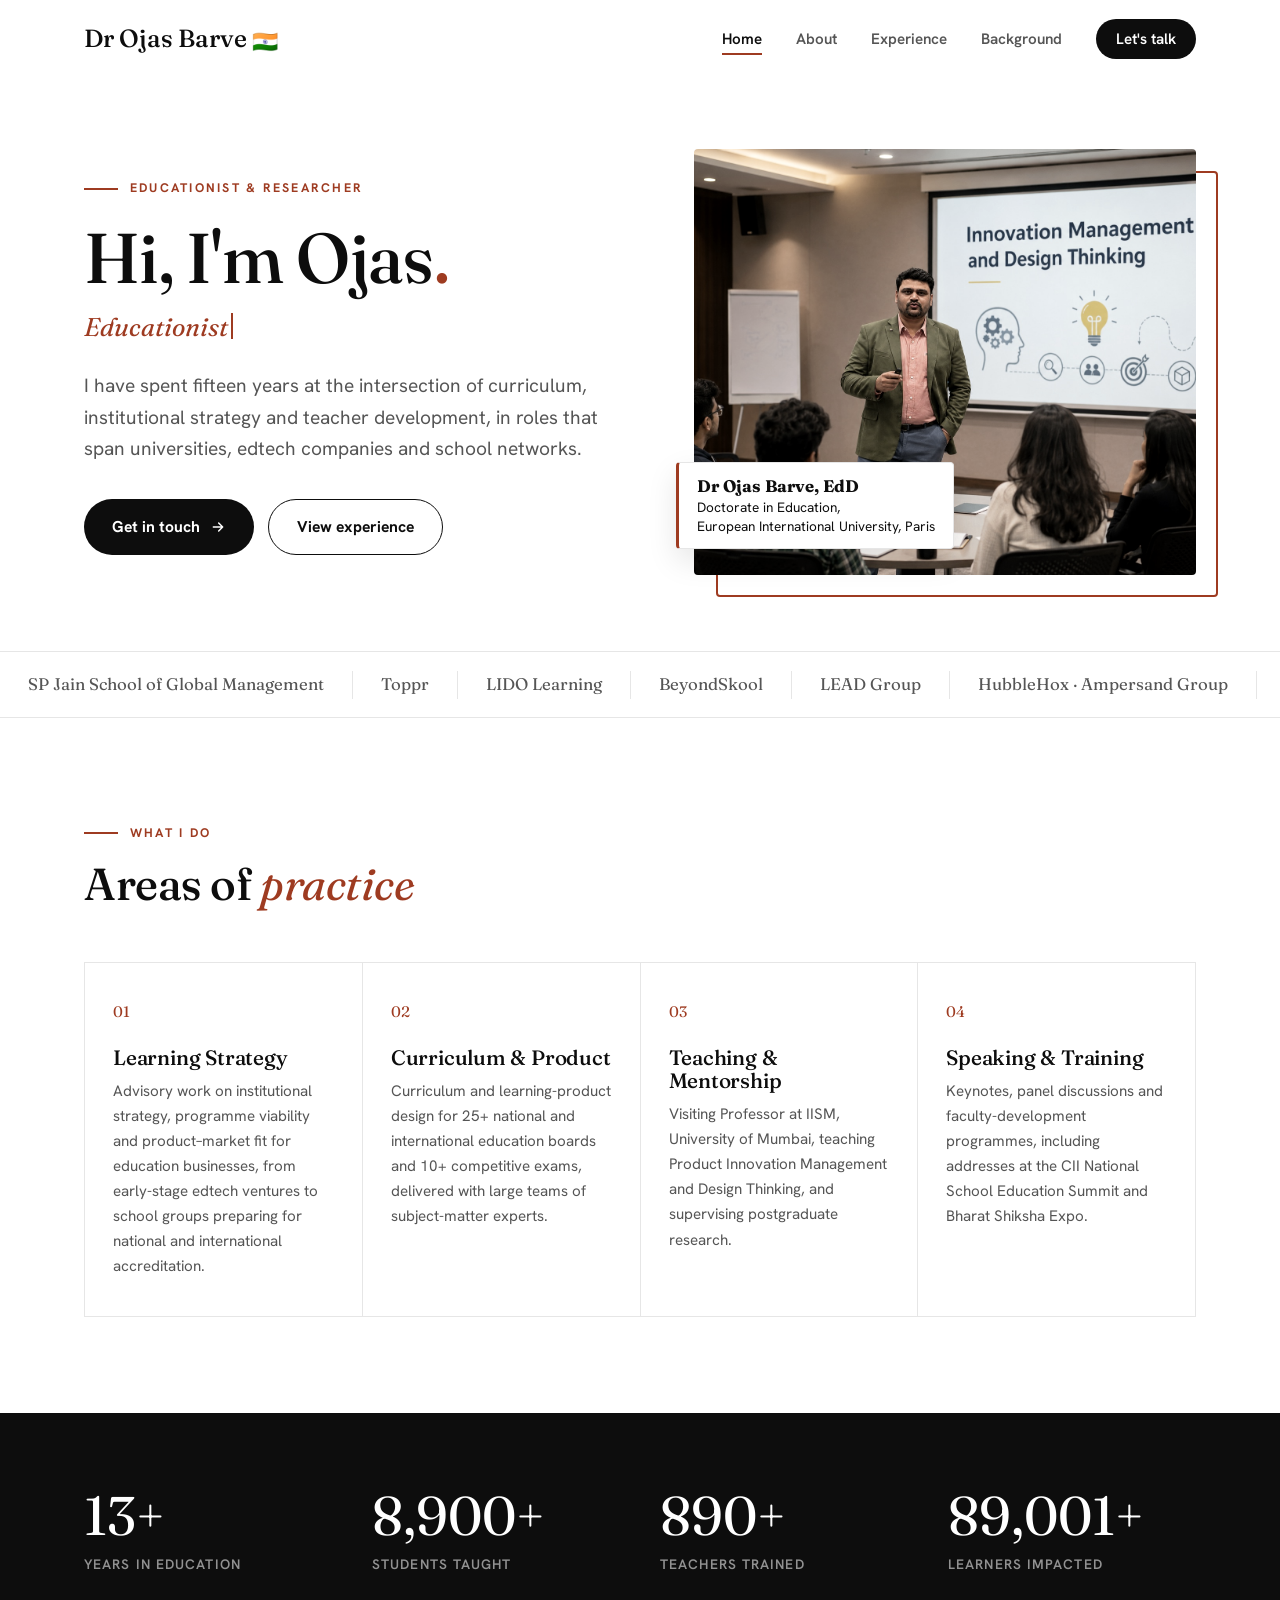
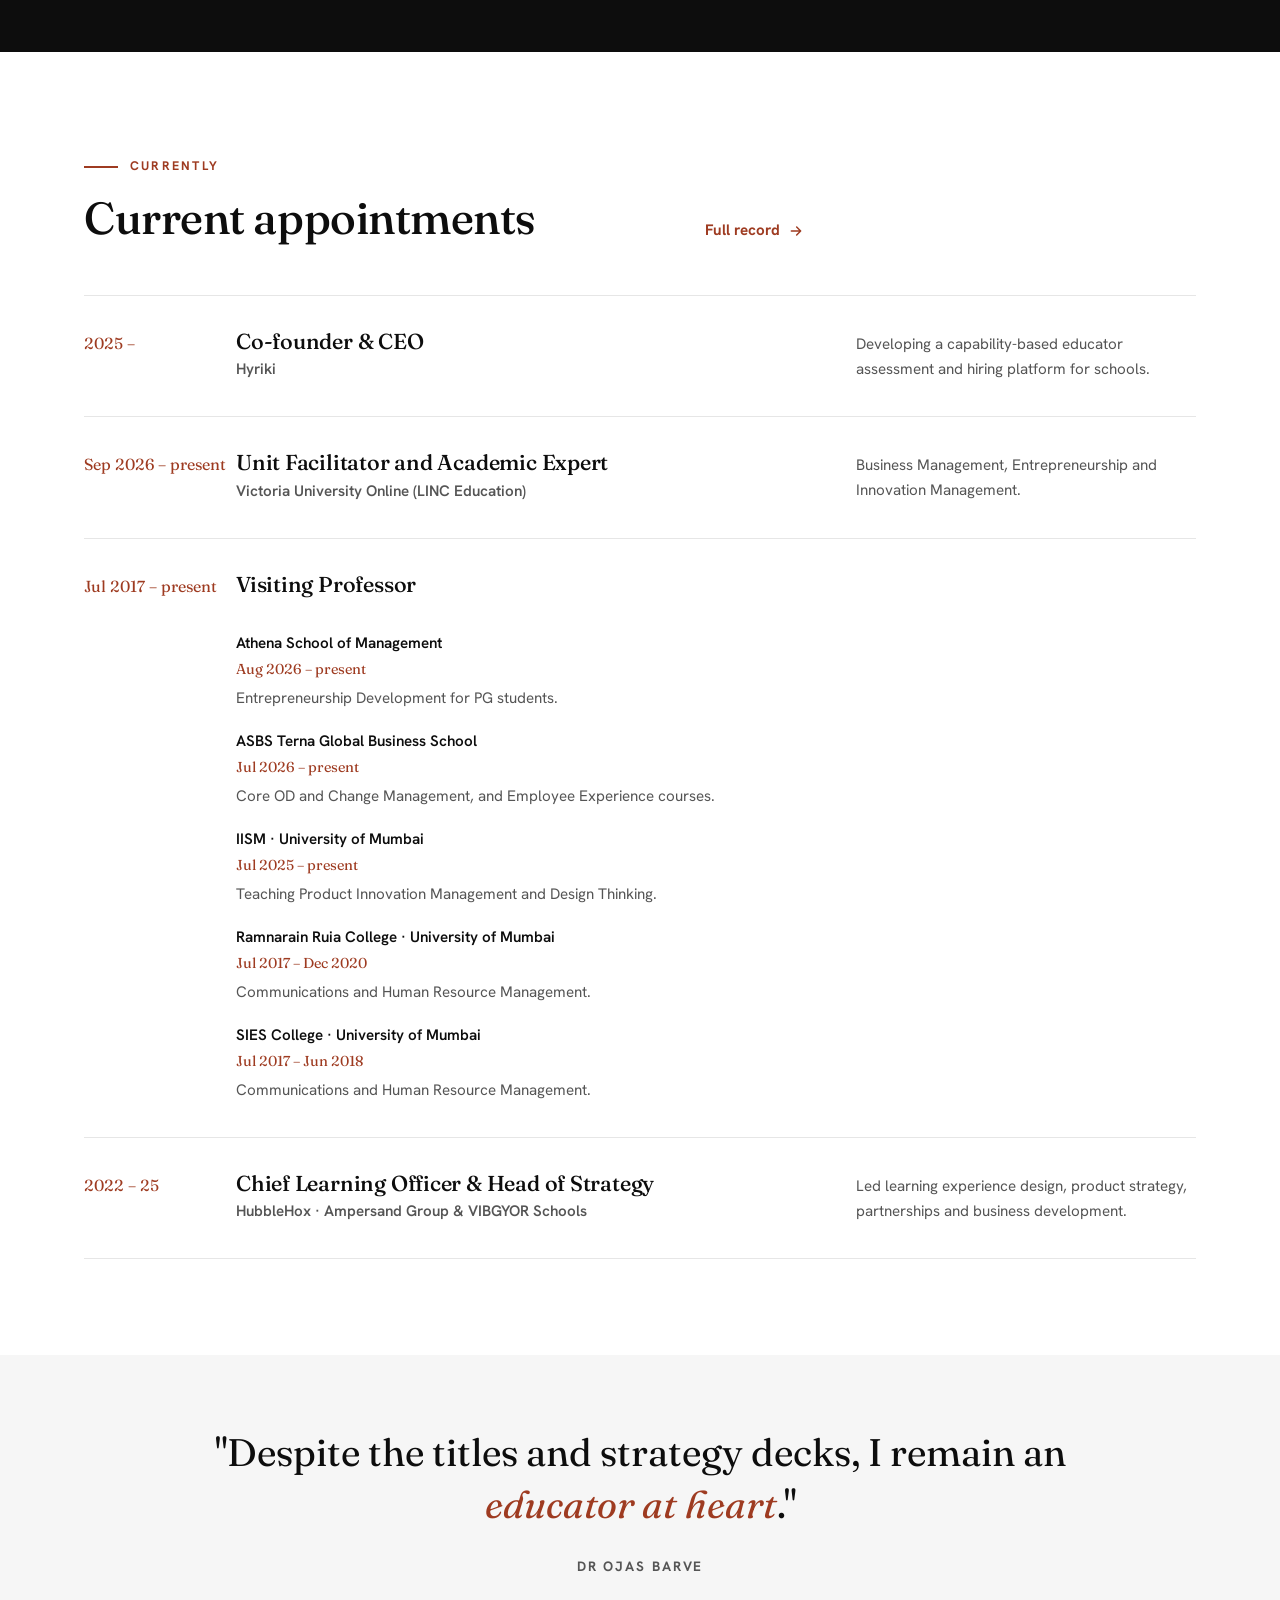
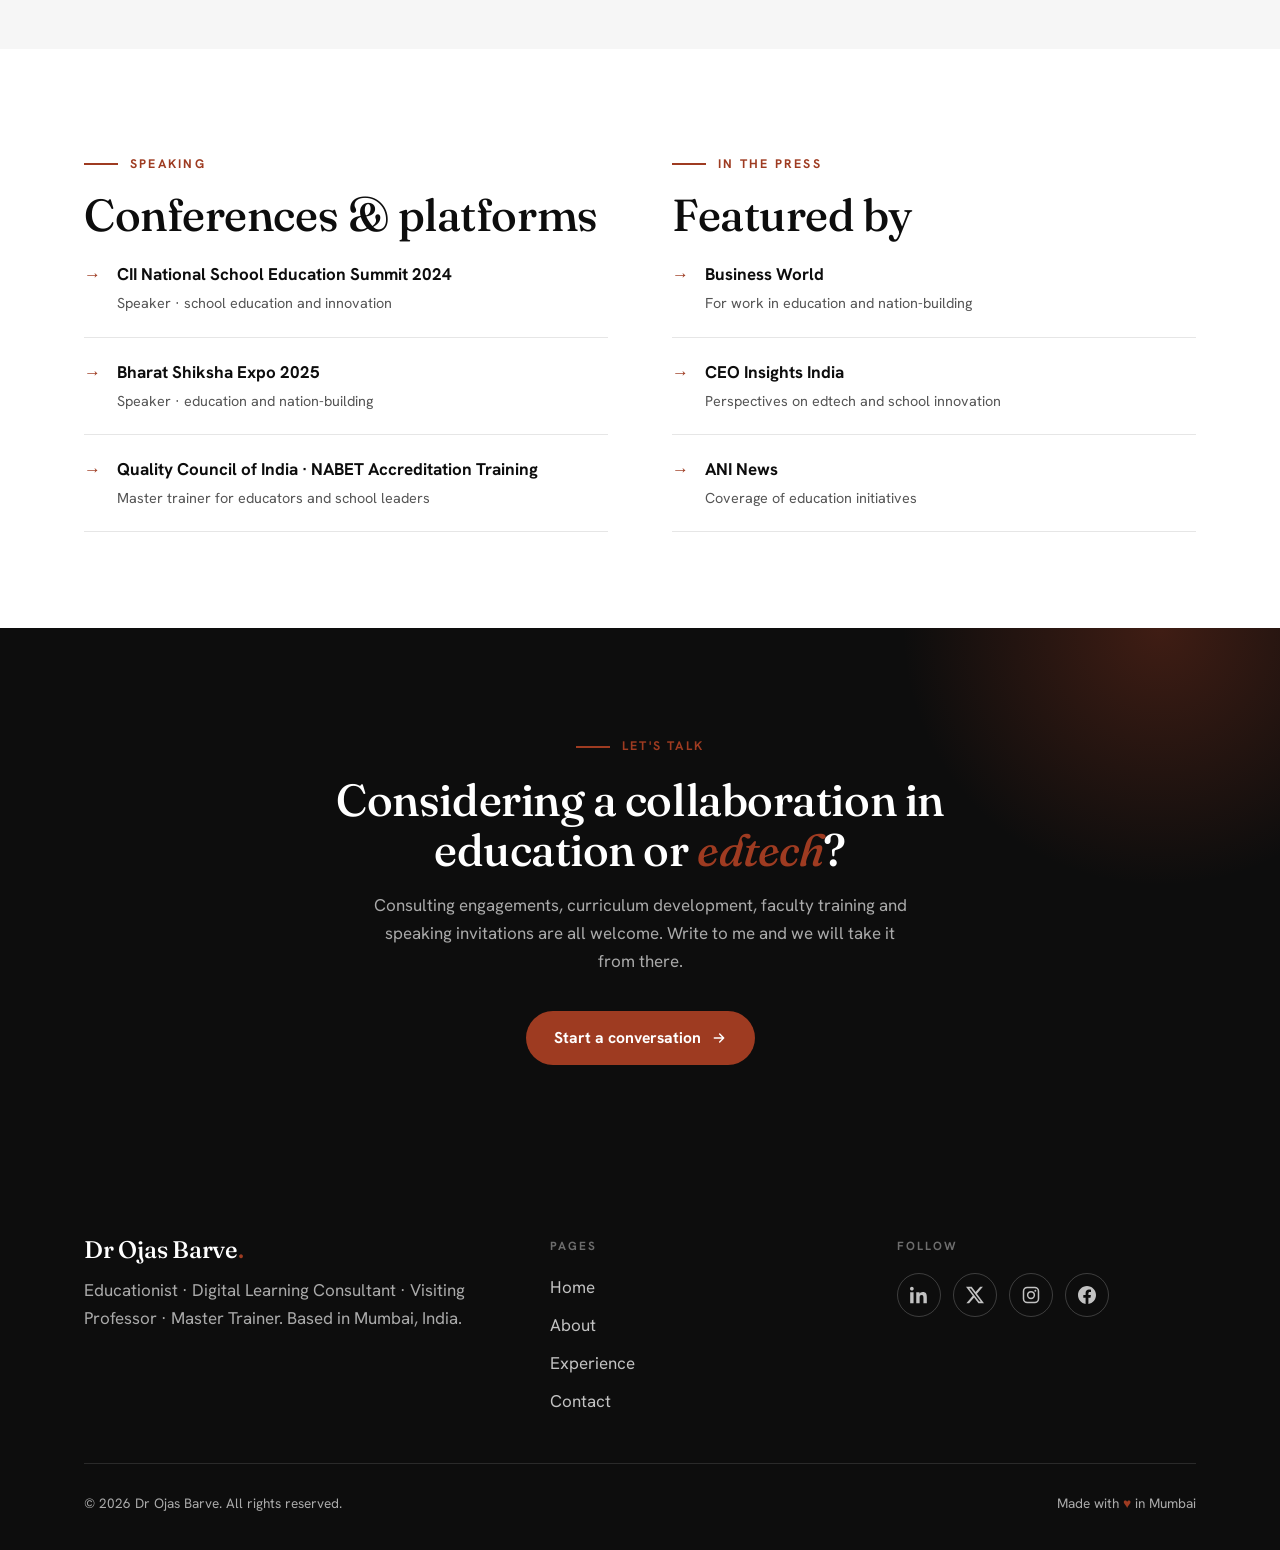
<file: index.html>
<!DOCTYPE html>
<html lang="en">
<head>
  <meta charset="UTF-8">
  <meta name="viewport" content="width=device-width, initial-scale=1.0">
  <title>Dr Ojas Barve, EdD | Educationist &amp; Digital Learning Leader</title>
  <meta name="description" content="Dr Ojas Barve is a Mumbai-based educationist, digital learning consultant, visiting professor and master trainer with 15+ years across edtech, curriculum and institutional strategy.">
  <link rel="icon" type="image/png" sizes="32x32" href="assets/img/favicon-32.png">
  <link rel="icon" type="image/png" sizes="16x16" href="assets/img/favicon-16.png">
  <link rel="apple-touch-icon" sizes="180x180" href="assets/img/apple-touch-icon.png">
  <link rel="preconnect" href="https://fonts.googleapis.com">
  <link rel="preconnect" href="https://fonts.gstatic.com" crossorigin>
  <link href="https://fonts.googleapis.com/css2?family=Fraunces:ital,opsz,wght@0,9..144,400;0,9..144,500;0,9..144,600;1,9..144,400;1,9..144,500&family=Hanken+Grotesk:wght@400;500;600;700&display=swap" rel="stylesheet">
  <link rel="stylesheet" href="assets/css/style.css">
  <meta property="og:title" content="Dr Ojas Barve, EdD | Educationist &amp; Digital Learning Leader">
  <meta property="og:description" content="15+ years at the intersection of curriculum, strategy, teacher development and institutional relations.">
  <meta property="og:image" content="https://ojasbarve.com/assets/img/ojas-hero.jpg">
</head>
<body>

  <header class="site-header">
    <div class="wrap nav">
      <a class="brand" href="index.html">
        <span class="brand-name">Dr Ojas Barve <span class="flag" aria-hidden="true">🇮🇳</span></span>
      </a>
      <button class="nav-toggle" aria-label="Menu" aria-expanded="false">
        <span></span><span></span><span></span>
      </button>
      <ul class="nav-links">
        <li><a href="index.html" class="active">Home</a></li>
        <li><a href="about.html">About</a></li>
        <li><a href="experience.html">Experience</a></li>
        <li><a href="qualifications.html">Background</a></li>
        <li><a href="contact.html" class="nav-cta">Let's talk</a></li>
      </ul>
    </div>
  </header>

  <main>

    <!-- Hero -->
    <section class="hero">
      <div class="wrap hero-grid">
        <div class="reveal revealed">
          <span class="kicker">Educationist &amp; researcher</span>
          <h1>Hi, I'm Ojas<span class="accent">.</span></h1>
          <p class="roles" data-roles='["Educationist","Digital Learning Consultant","Visiting Professor","Master Trainer","Academic Researcher"]'><span class="roles-text"></span><span class="caret"></span></p>
          <p class="lede">I have spent fifteen years at the intersection of curriculum, institutional strategy and teacher development, in roles that span universities, edtech companies and school networks.</p>
          <div class="btn-row">
            <a class="btn btn-primary" href="contact.html">Get in touch
              <svg width="16" height="16" viewBox="0 0 24 24" fill="none" stroke="currentColor" stroke-width="2.2" stroke-linecap="round" stroke-linejoin="round"><path d="M5 12h14M13 6l6 6-6 6"/></svg>
            </a>
            <a class="btn btn-ghost" href="experience.html">View experience</a>
          </div>
        </div>
        <div class="hero-photo reveal revealed" data-delay="1">
          <div class="frame">
            <img src="assets/img/ojas-hero.jpg" alt="Dr Ojas Barve speaking at a conference" fetchpriority="high">
          </div>
          <div class="hero-badge">
            <strong>Dr Ojas Barve, EdD</strong>
            Doctorate in Education,<br>European International University, Paris
          </div>
        </div>
      </div>

      <div class="marquee" aria-hidden="true">
        <div class="marquee-track">
          <span>SP Jain School of Global Management</span>
          <span>Toppr</span>
          <span>LIDO Learning</span>
          <span>BeyondSkool</span>
          <span>LEAD Group</span>
          <span>HubbleHox · Ampersand Group</span>
          <span>IISM · University of Mumbai</span>
          <span>SNDT Women's University</span>
          <span>Hyriki</span>
        </div>
      </div>
    </section>

    <!-- What I do -->
    <section class="section">
      <div class="wrap">
        <div class="section-head reveal">
          <span class="kicker">What I do</span>
          <h2>Areas of <span class="accent-i">practice</span></h2>
        </div>
        <div class="card-grid">
          <article class="card reveal">
            <span class="num">01</span>
            <h3>Learning Strategy</h3>
            <p>Advisory work on institutional strategy, programme viability and product–market fit for education businesses, from early-stage edtech ventures to school groups preparing for national and international accreditation.</p>
          </article>
          <article class="card reveal" data-delay="1">
            <span class="num">02</span>
            <h3>Curriculum &amp; Product</h3>
            <p>Curriculum and learning-product design for 25+ national and international education boards and 10+ competitive exams, delivered with large teams of subject-matter experts.</p>
          </article>
          <article class="card reveal" data-delay="2">
            <span class="num">03</span>
            <h3>Teaching &amp; Mentorship</h3>
            <p>Visiting Professor at IISM, University of Mumbai, teaching Product Innovation Management and Design Thinking, and supervising postgraduate research.</p>
          </article>
          <article class="card reveal" data-delay="3">
            <span class="num">04</span>
            <h3>Speaking &amp; Training</h3>
            <p>Keynotes, panel discussions and faculty-development programmes, including addresses at the CII National School Education Summit and Bharat Shiksha Expo.</p>
          </article>
        </div>
      </div>
    </section>

    <!-- Stats -->
    <section class="stats-band">
      <div class="wrap stats-grid reveal">
        <div class="stat">
          <div class="value"><span data-count="15" data-suffix="+">0</span></div>
          <div class="label">Years in education</div>
        </div>
        <div class="stat">
          <div class="value"><span data-count="10000" data-suffix="+">0</span></div>
          <div class="label">Students taught</div>
        </div>
        <div class="stat">
          <div class="value"><span data-count="1000" data-suffix="+">0</span></div>
          <div class="label">Teachers trained</div>
        </div>
        <div class="stat">
          <div class="value"><span data-count="100000" data-suffix="+">0</span></div>
          <div class="label">Learners impacted</div>
        </div>
      </div>
    </section>

    <!-- Featured roles -->
    <section class="section">
      <div class="wrap">
        <div class="section-head section-head-row reveal">
          <div>
            <span class="kicker">Currently</span>
            <h2>Current appointments</h2>
          </div>
          <a class="link-arrow" href="experience.html">Full record
            <svg width="16" height="16" viewBox="0 0 24 24" fill="none" stroke="currentColor" stroke-width="2.2" stroke-linecap="round" stroke-linejoin="round"><path d="M5 12h14M13 6l6 6-6 6"/></svg>
          </a>
        </div>
        <div class="feature-list">
          <div class="feature-row reveal">
            <span class="when">2025 –</span>
            <div>
              <h3>Co-founder &amp; CEO</h3>
              <span class="org">Hyriki</span>
            </div>
            <p>Developing a capability-based educator assessment and hiring platform for schools.</p>
          </div>
          <div class="feature-row reveal">
            <span class="when">Sep 2026 – present</span>
            <div>
              <h3>Unit Facilitator and Academic Expert</h3>
              <span class="org">Victoria University Online (LINC Education)</span>
            </div>
            <p>Business Management, Entrepreneurship and Innovation Management.</p>
          </div>
          <div class="feature-row reveal">
            <span class="when">Jul 2017 – present</span>
            <div>
              <h3>Visiting Professor</h3>
            </div>
            <ul class="inst-list">
                <li><span class="inst">Athena School of Management</span><span class="inst-when">Aug 2026 – present</span>Entrepreneurship Development for PG students.</li>
                <li><span class="inst">ASBS Terna Global Business School</span><span class="inst-when">Jul 2026 – present</span>Core OD and Change Management, and Employee Experience courses.</li>
                <li><span class="inst">IISM · University of Mumbai</span><span class="inst-when">Jul 2025 – present</span>Teaching Product Innovation Management and Design Thinking.</li>
                <li><span class="inst">Ramnarain Ruia College · University of Mumbai</span><span class="inst-when">Jul 2017 – Dec 2020</span>Communications and Human Resource Management.</li>
                <li><span class="inst">SIES College · University of Mumbai</span><span class="inst-when">Jul 2017 – Jun 2018</span>Communications and Human Resource Management.</li>
            </ul>
          </div>
          <div class="feature-row reveal">
            <span class="when">2022 – 25</span>
            <div>
              <h3>Chief Learning Officer &amp; Head of Strategy</h3>
              <span class="org">HubbleHox · Ampersand Group &amp; VIBGYOR Schools</span>
            </div>
            <p>Led learning experience design, product strategy, partnerships and business development.</p>
          </div>
        </div>
      </div>
    </section>

    <!-- Quote -->
    <section class="section-tight section-alt">
      <div class="wrap">
        <figure class="pull-quote reveal">
          <blockquote>"Despite the titles and strategy decks, I remain an <em>educator at heart</em>."</blockquote>
          <figcaption>Dr Ojas Barve</figcaption>
        </figure>
      </div>
    </section>

    <!-- Speaking & media -->
    <section class="section">
      <div class="wrap two-col">
        <div class="reveal">
          <span class="kicker">Speaking</span>
          <h2 style="margin-top:16px">Conferences &amp; platforms</h2>
          <ul class="plain-list">
            <li><a class="press-link" href="assets/img/cii-summit.jpg" target="_blank" rel="noopener"><span class="bullet">→</span><div><strong>CII National School Education Summit 2024</strong><span class="sub">Speaker · school education and innovation</span></div></a></li>
            <li><a class="press-link" href="assets/img/bharat-shiksha-expo.jpg" target="_blank" rel="noopener"><span class="bullet">→</span><div><strong>Bharat Shiksha Expo 2025</strong><span class="sub">Speaker · education and nation-building</span></div></a></li>
            <li><a class="press-link" href="assets/img/qci-nabet-training.jpg" target="_blank" rel="noopener"><span class="bullet">→</span><div><strong>Quality Council of India · NABET Accreditation Training</strong><span class="sub">Master trainer for educators and school leaders</span></div></a></li>
          </ul>
        </div>
        <div class="reveal" data-delay="1">
          <span class="kicker">In the press</span>
          <h2 style="margin-top:16px">Featured by</h2>
          <ul class="plain-list">
            <li><a class="press-link" href="https://www.businessworld.in/article/brilliant-achievers-young-age-making-india-proud-380309" target="_blank" rel="noopener"><span class="bullet">→</span><div><strong>Business World</strong><span class="sub">For work in education and nation-building</span></div></a></li>
            <li><a class="press-link" href="https://www.ceoinsightsindia.com/leader/ojas-barve-building-a-better-world-one-student-at-a-time-cid-5893.html" target="_blank" rel="noopener"><span class="bullet">→</span><div><strong>CEO Insights India</strong><span class="sub">Perspectives on edtech and school innovation</span></div></a></li>
            <li><a class="press-link" href="https://www.aninews.in/news/business/brilliant-achievers-young-age-making-india-proud20210222140818/" target="_blank" rel="noopener"><span class="bullet">→</span><div><strong>ANI News</strong><span class="sub">Coverage of education initiatives</span></div></a></li>
          </ul>
        </div>
      </div>
    </section>

    <!-- CTA -->
    <section class="cta-band">
      <div class="wrap">
        <span class="kicker">Let's talk</span>
        <h2>Considering a collaboration in education or <em>edtech</em>?</h2>
        <p>Consulting engagements, curriculum development, faculty training and speaking invitations are all welcome. Write to me and we will take it from there.</p>
        <a class="btn btn-primary" href="contact.html">Start a conversation
          <svg width="16" height="16" viewBox="0 0 24 24" fill="none" stroke="currentColor" stroke-width="2.2" stroke-linecap="round" stroke-linejoin="round"><path d="M5 12h14M13 6l6 6-6 6"/></svg>
        </a>
      </div>
    </section>

  </main>

  <footer class="site-footer">
    <div class="wrap">
      <div class="footer-grid">
        <div>
          <h3>Dr Ojas Barve<span class="accent">.</span></h3>
          <p>Educationist · Digital Learning Consultant · Visiting Professor · Master Trainer. Based in Mumbai, India.</p>
        </div>
        <div>
          <p class="foot-label">Pages</p>
          <ul>
            <li><a href="index.html">Home</a></li>
            <li><a href="about.html">About</a></li>
            <li><a href="experience.html">Experience</a></li>
            <li><a href="contact.html">Contact</a></li>
          </ul>
        </div>
        <div>
          <p class="foot-label">Follow</p>
          <div class="socials">
            <a href="https://www.linkedin.com/in/oabarve" target="_blank" rel="noopener" aria-label="LinkedIn">
              <svg width="18" height="18" viewBox="0 0 24 24" fill="currentColor"><path d="M4.98 3.5C4.98 4.88 3.87 6 2.5 6S0 4.88 0 3.5 1.12 1 2.5 1s2.48 1.12 2.48 2.5zM.24 8.31h4.52V23H.24zM8.34 8.31h4.33v2h.06c.6-1.14 2.08-2.34 4.28-2.34 4.58 0 5.42 3.01 5.42 6.92V23h-4.51v-7.1c0-1.7-.03-3.88-2.37-3.88-2.37 0-2.73 1.85-2.73 3.76V23H8.34z"/></svg>
            </a>
            <a href="https://x.com/theoGBarve" target="_blank" rel="noopener" aria-label="X (Twitter)">
              <svg width="18" height="18" viewBox="0 0 24 24" fill="currentColor"><path d="M18.9 1.15h3.68l-8.04 9.19L24 22.85h-7.41l-5.8-7.58-6.64 7.58H.47l8.6-9.83L0 1.15h7.59l5.24 6.93zm-1.29 19.5h2.04L6.49 3.24H4.3z"/></svg>
            </a>
            <a href="https://www.instagram.com/profbybirth" target="_blank" rel="noopener" aria-label="Instagram">
              <svg width="18" height="18" viewBox="0 0 24 24" fill="none" stroke="currentColor" stroke-width="2"><rect x="2" y="2" width="20" height="20" rx="5"/><circle cx="12" cy="12" r="4.5"/><circle cx="17.8" cy="6.2" r="1.3" fill="currentColor" stroke="none"/></svg>
            </a>
            <a href="https://www.facebook.com/professorbybirth" target="_blank" rel="noopener" aria-label="Facebook">
              <svg width="18" height="18" viewBox="0 0 24 24" fill="currentColor"><path d="M24 12.07C24 5.4 18.63 0 12 0S0 5.4 0 12.07C0 18.1 4.39 23.09 10.13 24v-8.44H7.08v-3.49h3.05V9.41c0-3.02 1.79-4.7 4.53-4.7 1.31 0 2.68.24 2.68.24v2.97h-1.51c-1.49 0-1.96.93-1.96 1.89v2.26h3.33l-.53 3.49h-2.8V24C19.61 23.09 24 18.1 24 12.07z"/></svg>
            </a>
          </div>
        </div>
      </div>
      <div class="footer-bottom">
        <span>© <span id="year">2026</span> Dr Ojas Barve. All rights reserved.</span>
        <span>Made with <span class="heart">♥</span> in Mumbai</span>
      </div>
    </div>
  </footer>

  <script src="assets/js/main.js"></script>
</body>
</html>
</file>
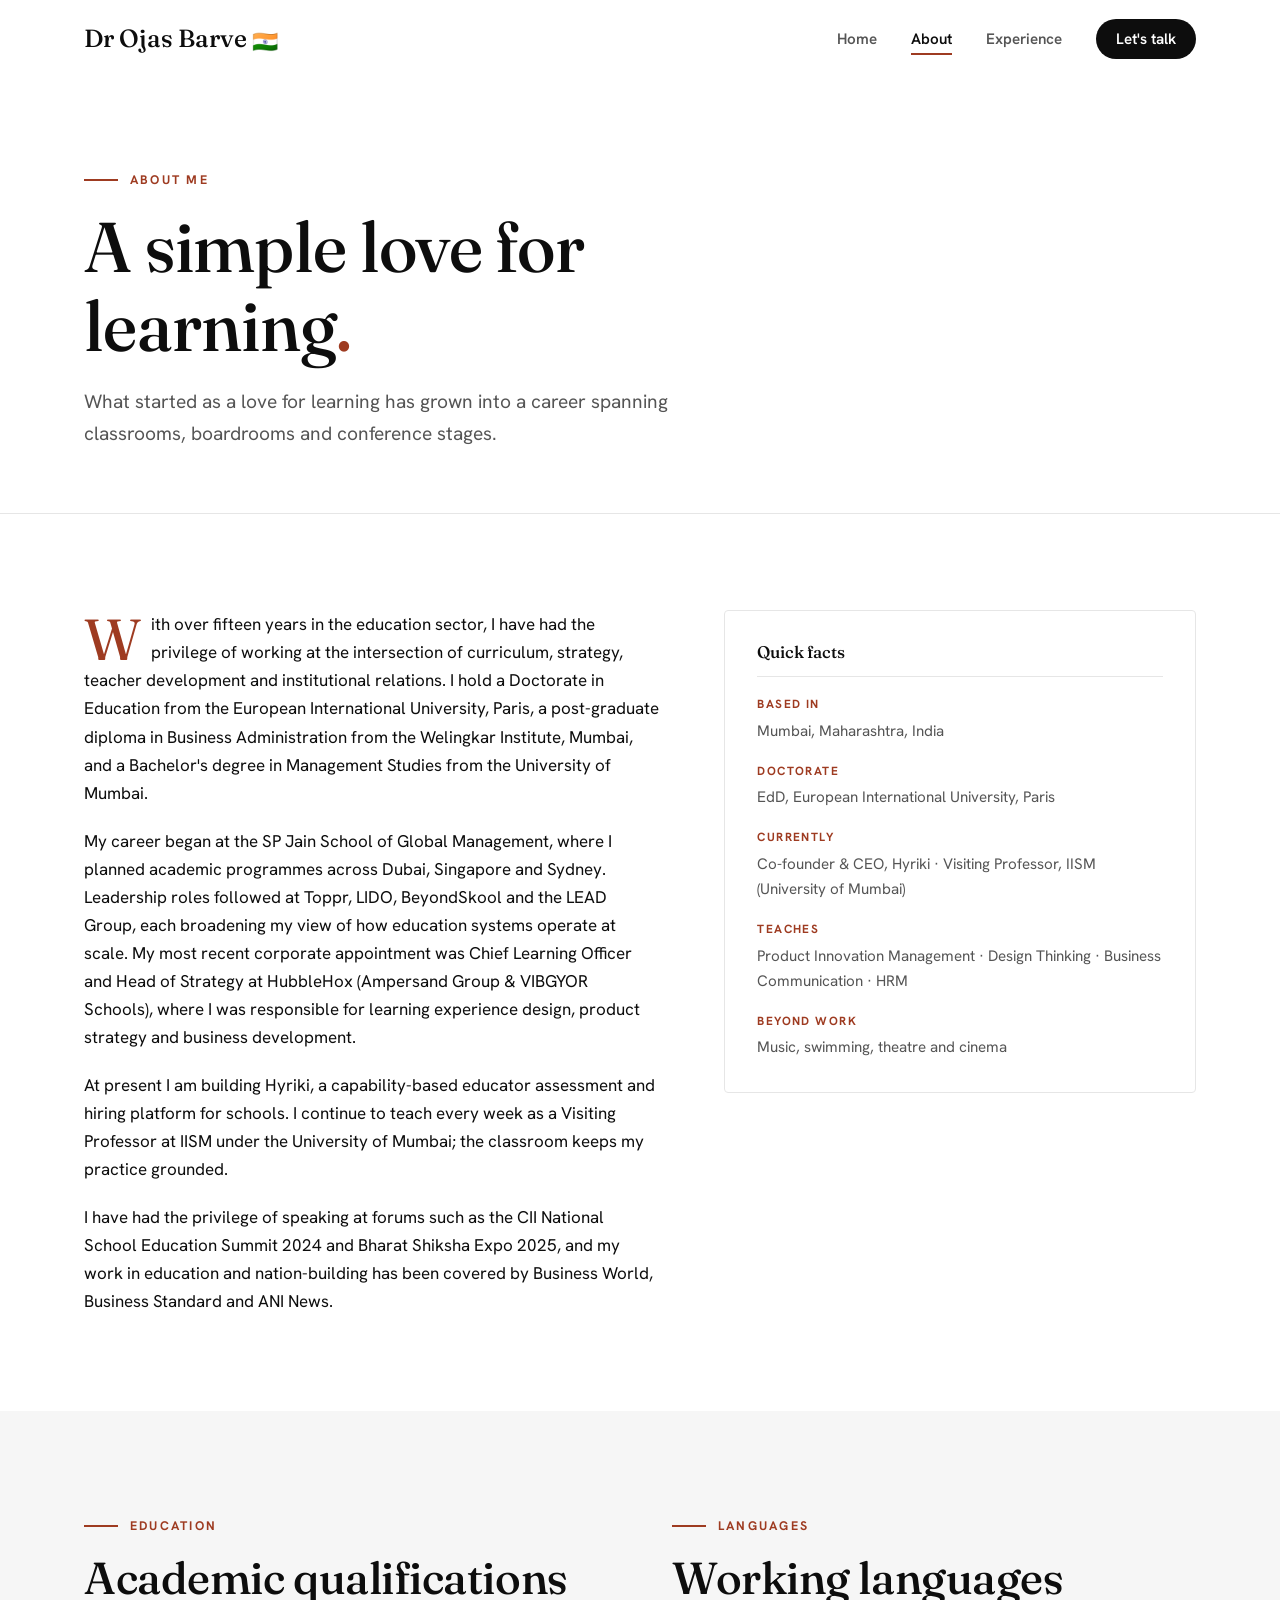
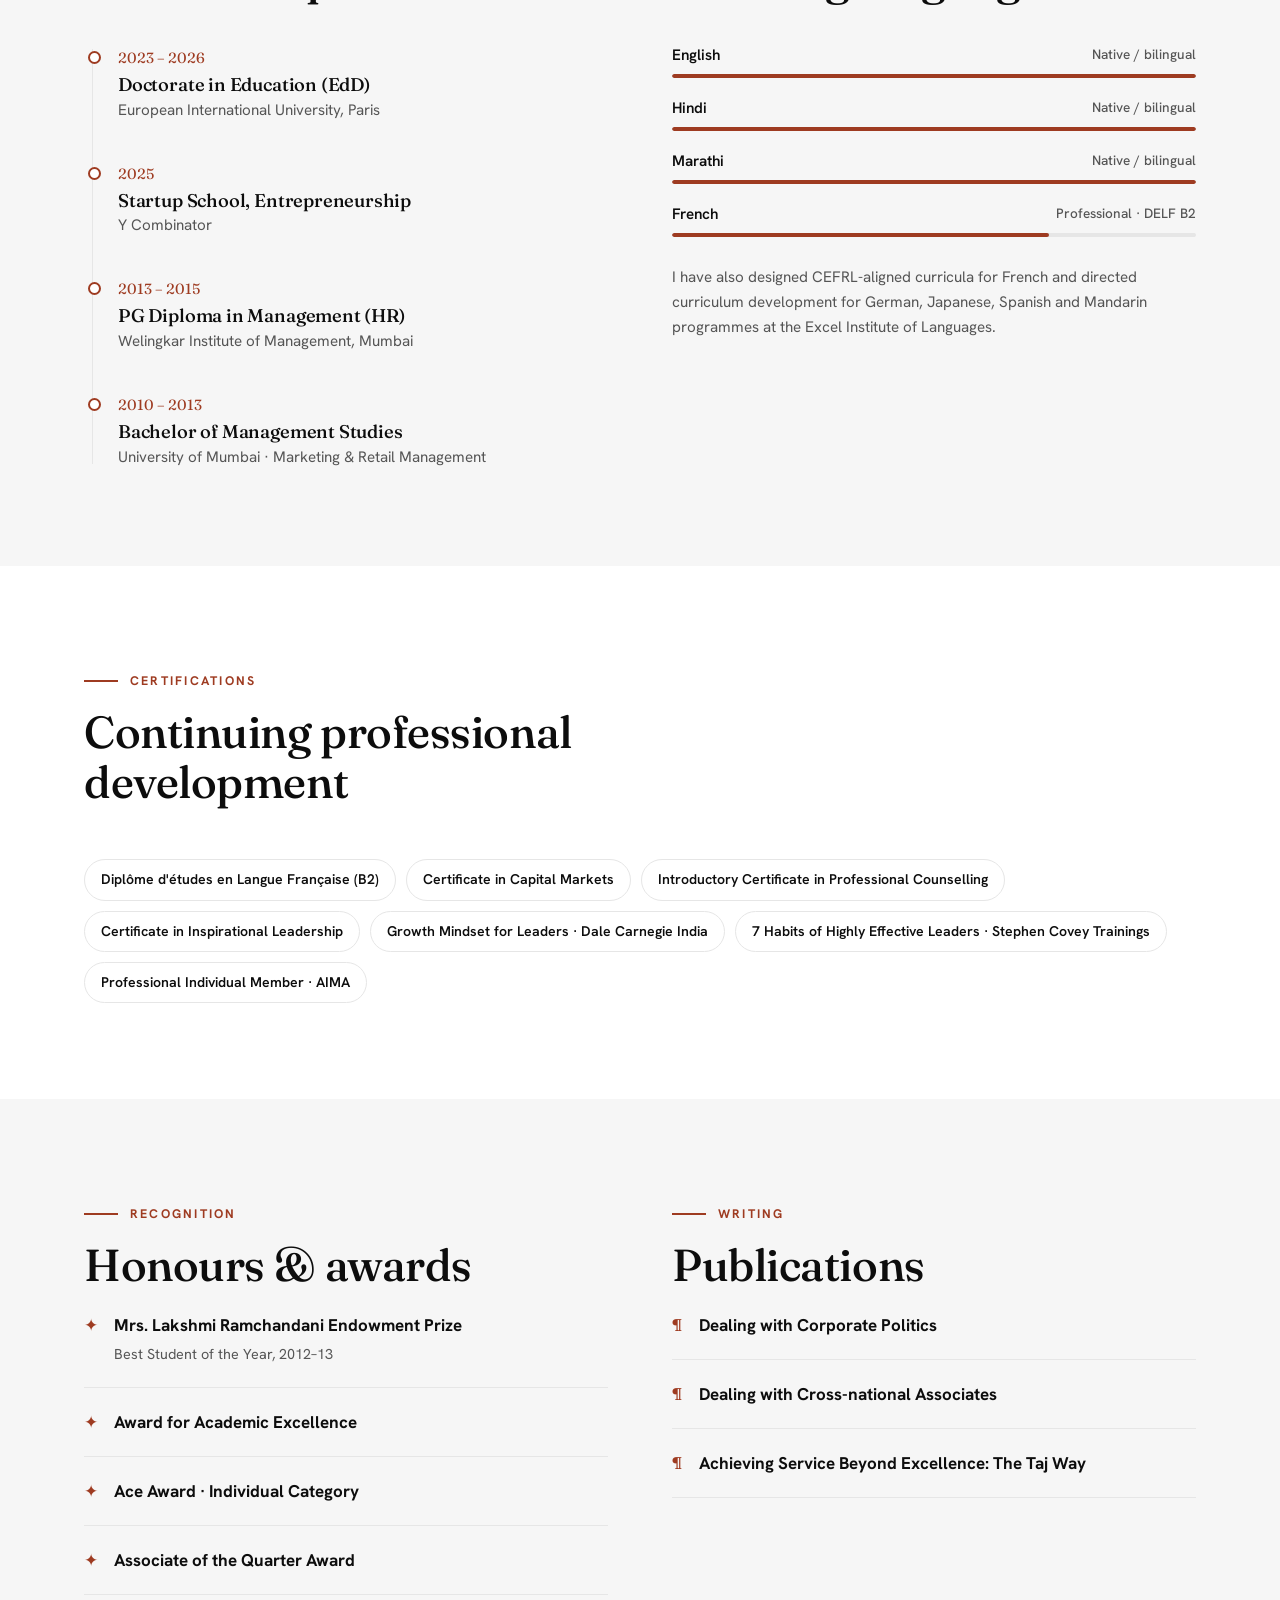
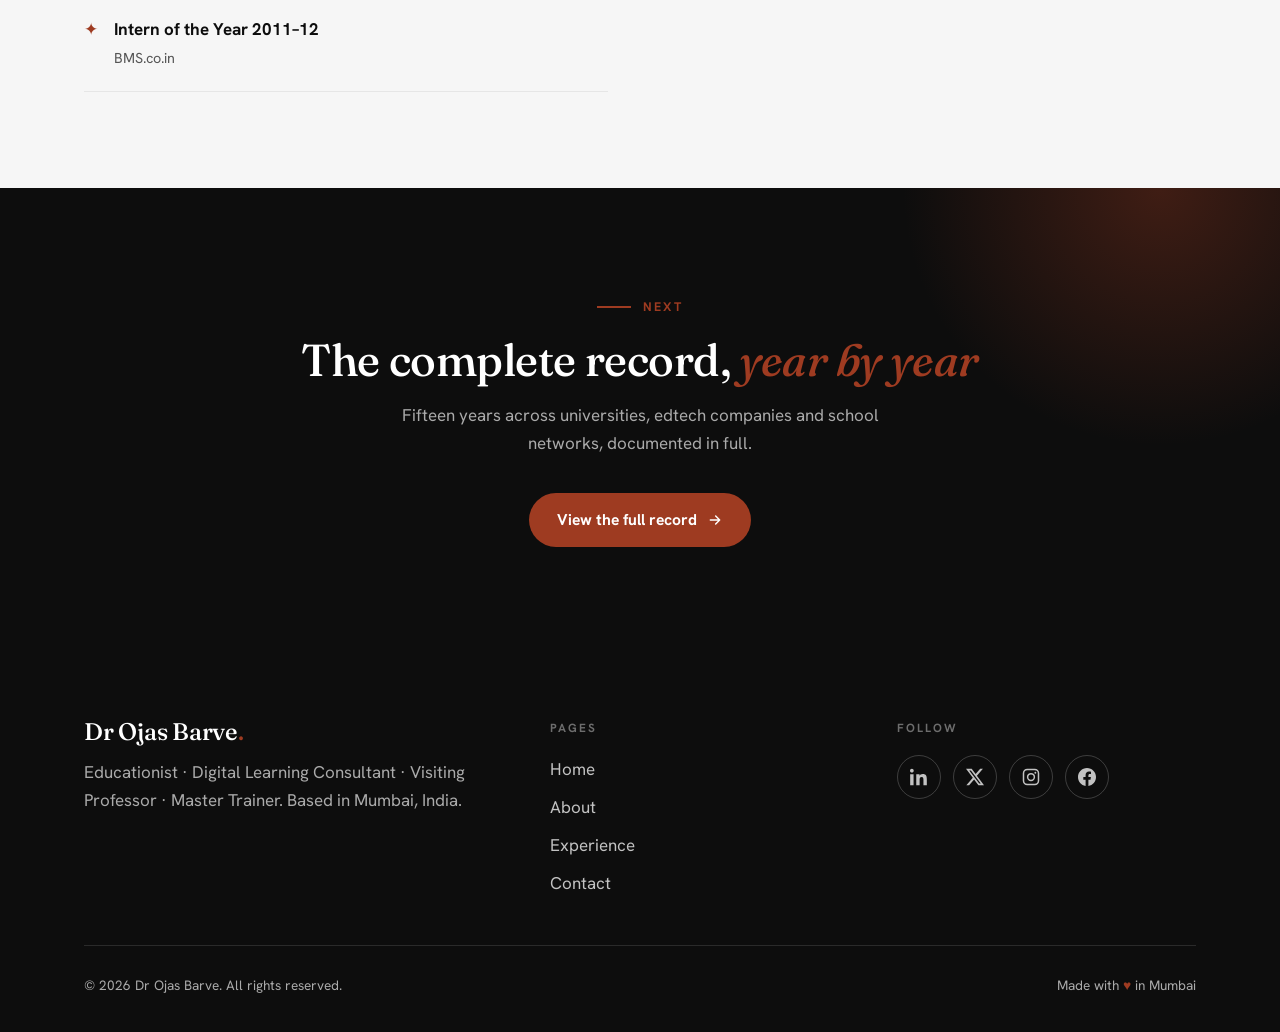
<file: about.html>
<!DOCTYPE html>
<html lang="en">
<head>
  <meta charset="UTF-8">
  <meta name="viewport" content="width=device-width, initial-scale=1.0">
  <title>About | Dr Ojas Barve, EdD</title>
  <meta name="description" content="The story, education, certifications and life beyond work of Dr Ojas Barve: educationist, digital learning consultant and visiting professor in Mumbai.">
  <link rel="icon" type="image/png" sizes="32x32" href="assets/img/favicon-32.png">
  <link rel="icon" type="image/png" sizes="16x16" href="assets/img/favicon-16.png">
  <link rel="apple-touch-icon" sizes="180x180" href="assets/img/apple-touch-icon.png">
  <link rel="preconnect" href="https://fonts.googleapis.com">
  <link rel="preconnect" href="https://fonts.gstatic.com" crossorigin>
  <link href="https://fonts.googleapis.com/css2?family=Fraunces:ital,opsz,wght@0,9..144,400;0,9..144,500;0,9..144,600;1,9..144,400;1,9..144,500&family=Hanken+Grotesk:wght@400;500;600;700&display=swap" rel="stylesheet">
  <link rel="stylesheet" href="assets/css/style.css">
</head>
<body>

  <header class="site-header">
    <div class="wrap nav">
      <a class="brand" href="index.html">
        <span class="brand-name">Dr Ojas Barve <span class="flag" aria-hidden="true">🇮🇳</span></span>
      </a>
      <button class="nav-toggle" aria-label="Menu" aria-expanded="false">
        <span></span><span></span><span></span>
      </button>
      <ul class="nav-links">
        <li><a href="index.html">Home</a></li>
        <li><a href="about.html" class="active">About</a></li>
        <li><a href="experience.html">Experience</a></li>
        <li><a href="contact.html" class="nav-cta">Let's talk</a></li>
      </ul>
    </div>
  </header>

  <main>

    <section class="page-hero">
      <div class="wrap">
        <span class="kicker">About me</span>
        <h1 class="reveal revealed">A simple love for learning<span class="accent">.</span></h1>
        <p class="lede reveal revealed" data-delay="1">What started as a love for learning has grown into a career spanning classrooms, boardrooms and conference stages.</p>
      </div>
    </section>

    <!-- Story -->
    <section class="section">
      <div class="wrap about-grid">
        <div class="story reveal">
          <p class="first-line">With over fifteen years in the education sector, I have had the privilege of working at the intersection of curriculum, strategy, teacher development and institutional relations. I hold a Doctorate in Education from the European International University, Paris, a post-graduate diploma in Business Administration from the Welingkar Institute, Mumbai, and a Bachelor's degree in Management Studies from the University of Mumbai.</p>
          <p>My career began at the SP Jain School of Global Management, where I planned academic programmes across Dubai, Singapore and Sydney. Leadership roles followed at Toppr, LIDO, BeyondSkool and the LEAD Group, each broadening my view of how education systems operate at scale. My most recent corporate appointment was Chief Learning Officer and Head of Strategy at HubbleHox (Ampersand Group &amp; VIBGYOR Schools), where I was responsible for learning experience design, product strategy and business development.</p>
          <p>At present I am building Hyriki, a capability-based educator assessment and hiring platform for schools. I continue to teach every week as a Visiting Professor at IISM under the University of Mumbai; the classroom keeps my practice grounded.</p>
          <p>I have had the privilege of speaking at forums such as the CII National School Education Summit 2024 and Bharat Shiksha Expo 2025, and my work in education and nation-building has been covered by Business World, Business Standard and ANI News.</p>
        </div>
        <aside class="fact-card reveal" data-delay="1">
          <h3>Quick facts</h3>
          <dl>
            <dt>Based in</dt>
            <dd>Mumbai, Maharashtra, India</dd>
            <dt>Doctorate</dt>
            <dd>EdD, European International University, Paris</dd>
            <dt>Currently</dt>
            <dd>Co-founder &amp; CEO, Hyriki · Visiting Professor, IISM (University of Mumbai)</dd>
            <dt>Teaches</dt>
            <dd>Product Innovation Management · Design Thinking · Business Communication · HRM</dd>
            <dt>Beyond work</dt>
            <dd>Music, swimming, theatre and cinema</dd>
          </dl>
        </aside>
      </div>
    </section>

    <!-- Education -->
    <section class="section section-alt">
      <div class="wrap two-col">
        <div class="reveal">
          <span class="kicker">Education</span>
          <h2 style="margin:16px 0 40px">Academic qualifications</h2>
          <ul class="edu-timeline">
            <li>
              <span class="when">2023 – 2026</span>
              <h3>Doctorate in Education (EdD)</h3>
              <p>European International University, Paris</p>
            </li>
            <li>
              <span class="when">2025</span>
              <h3>Startup School, Entrepreneurship</h3>
              <p>Y Combinator</p>
            </li>
            <li>
              <span class="when">2013 – 2015</span>
              <h3>PG Diploma in Management (HR)</h3>
              <p>Welingkar Institute of Management, Mumbai</p>
            </li>
            <li>
              <span class="when">2010 – 2013</span>
              <h3>Bachelor of Management Studies</h3>
              <p>University of Mumbai · Marketing &amp; Retail Management</p>
            </li>
          </ul>
        </div>
        <div class="reveal" data-delay="1">
          <span class="kicker">Languages</span>
          <h2 style="margin:16px 0 40px">Working languages</h2>
          <ul class="lang-list">
            <li>
              <div class="lang-name"><span>English</span><span>Native / bilingual</span></div>
              <div class="lang-bar"><i style="--w:100%"></i></div>
            </li>
            <li>
              <div class="lang-name"><span>Hindi</span><span>Native / bilingual</span></div>
              <div class="lang-bar"><i style="--w:100%"></i></div>
            </li>
            <li>
              <div class="lang-name"><span>Marathi</span><span>Native / bilingual</span></div>
              <div class="lang-bar"><i style="--w:100%"></i></div>
            </li>
            <li>
              <div class="lang-name"><span>French</span><span>Professional · DELF B2</span></div>
              <div class="lang-bar"><i style="--w:72%"></i></div>
            </li>
          </ul>
          <p style="margin-top:28px; color:var(--ink-2); font-size:.95rem">I have also designed CEFRL-aligned curricula for French and directed curriculum development for German, Japanese, Spanish and Mandarin programmes at the Excel Institute of Languages.</p>
        </div>
      </div>
    </section>

    <!-- Certifications -->
    <section class="section">
      <div class="wrap">
        <div class="section-head reveal">
          <span class="kicker">Certifications</span>
          <h2>Continuing professional development</h2>
        </div>
        <div class="chip-row reveal" data-delay="1">
          <span class="chip">Diplôme d'études en Langue Française (B2)</span>
          <span class="chip">Certificate in Capital Markets</span>
          <span class="chip">Introductory Certificate in Professional Counselling</span>
          <span class="chip">Certificate in Inspirational Leadership</span>
          <span class="chip">Growth Mindset for Leaders · Dale Carnegie India</span>
          <span class="chip">7 Habits of Highly Effective Leaders · Stephen Covey Trainings</span>
          <span class="chip">Professional Individual Member · AIMA</span>
        </div>
      </div>
    </section>

    <!-- Awards & publications -->
    <section class="section section-alt">
      <div class="wrap two-col">
        <div class="reveal">
          <span class="kicker">Recognition</span>
          <h2 style="margin-top:16px">Honours &amp; awards</h2>
          <ul class="plain-list">
            <li><span class="bullet">✦</span><div><strong>Mrs. Lakshmi Ramchandani Endowment Prize</strong><span class="sub">Best Student of the Year, 2012–13</span></div></li>
            <li><span class="bullet">✦</span><div><strong>Award for Academic Excellence</strong></div></li>
            <li><span class="bullet">✦</span><div><strong>Ace Award · Individual Category</strong></div></li>
            <li><span class="bullet">✦</span><div><strong>Associate of the Quarter Award</strong></div></li>
            <li><span class="bullet">✦</span><div><strong>Intern of the Year 2011–12</strong><span class="sub">BMS.co.in</span></div></li>
          </ul>
        </div>
        <div class="reveal" data-delay="1">
          <span class="kicker">Writing</span>
          <h2 style="margin-top:16px">Publications</h2>
          <ul class="plain-list">
            <li><span class="bullet">¶</span><div><strong>Dealing with Corporate Politics</strong></div></li>
            <li><span class="bullet">¶</span><div><strong>Dealing with Cross-national Associates</strong></div></li>
            <li><span class="bullet">¶</span><div><strong>Achieving Service Beyond Excellence: The Taj Way</strong></div></li>
          </ul>
        </div>
      </div>
    </section>

    <!-- CTA -->
    <section class="cta-band">
      <div class="wrap">
        <span class="kicker">Next</span>
        <h2>The complete record, <em>year by year</em></h2>
        <p>Fifteen years across universities, edtech companies and school networks, documented in full.</p>
        <a class="btn btn-primary" href="experience.html">View the full record
          <svg width="16" height="16" viewBox="0 0 24 24" fill="none" stroke="currentColor" stroke-width="2.2" stroke-linecap="round" stroke-linejoin="round"><path d="M5 12h14M13 6l6 6-6 6"/></svg>
        </a>
      </div>
    </section>

  </main>

  <footer class="site-footer">
    <div class="wrap">
      <div class="footer-grid">
        <div>
          <h3>Dr Ojas Barve<span class="accent">.</span></h3>
          <p>Educationist · Digital Learning Consultant · Visiting Professor · Master Trainer. Based in Mumbai, India.</p>
        </div>
        <div>
          <p class="foot-label">Pages</p>
          <ul>
            <li><a href="index.html">Home</a></li>
            <li><a href="about.html">About</a></li>
            <li><a href="experience.html">Experience</a></li>
            <li><a href="contact.html">Contact</a></li>
          </ul>
        </div>
        <div>
          <p class="foot-label">Follow</p>
          <div class="socials">
            <a href="https://www.linkedin.com/in/oabarve" target="_blank" rel="noopener" aria-label="LinkedIn">
              <svg width="18" height="18" viewBox="0 0 24 24" fill="currentColor"><path d="M4.98 3.5C4.98 4.88 3.87 6 2.5 6S0 4.88 0 3.5 1.12 1 2.5 1s2.48 1.12 2.48 2.5zM.24 8.31h4.52V23H.24zM8.34 8.31h4.33v2h.06c.6-1.14 2.08-2.34 4.28-2.34 4.58 0 5.42 3.01 5.42 6.92V23h-4.51v-7.1c0-1.7-.03-3.88-2.37-3.88-2.37 0-2.73 1.85-2.73 3.76V23H8.34z"/></svg>
            </a>
            <a href="https://x.com/theoGBarve" target="_blank" rel="noopener" aria-label="X (Twitter)">
              <svg width="18" height="18" viewBox="0 0 24 24" fill="currentColor"><path d="M18.9 1.15h3.68l-8.04 9.19L24 22.85h-7.41l-5.8-7.58-6.64 7.58H.47l8.6-9.83L0 1.15h7.59l5.24 6.93zm-1.29 19.5h2.04L6.49 3.24H4.3z"/></svg>
            </a>
            <a href="https://www.instagram.com/profbybirth" target="_blank" rel="noopener" aria-label="Instagram">
              <svg width="18" height="18" viewBox="0 0 24 24" fill="none" stroke="currentColor" stroke-width="2"><rect x="2" y="2" width="20" height="20" rx="5"/><circle cx="12" cy="12" r="4.5"/><circle cx="17.8" cy="6.2" r="1.3" fill="currentColor" stroke="none"/></svg>
            </a>
            <a href="https://www.facebook.com/professorbybirth" target="_blank" rel="noopener" aria-label="Facebook">
              <svg width="18" height="18" viewBox="0 0 24 24" fill="currentColor"><path d="M24 12.07C24 5.4 18.63 0 12 0S0 5.4 0 12.07C0 18.1 4.39 23.09 10.13 24v-8.44H7.08v-3.49h3.05V9.41c0-3.02 1.79-4.7 4.53-4.7 1.31 0 2.68.24 2.68.24v2.97h-1.51c-1.49 0-1.96.93-1.96 1.89v2.26h3.33l-.53 3.49h-2.8V24C19.61 23.09 24 18.1 24 12.07z"/></svg>
            </a>
          </div>
        </div>
      </div>
      <div class="footer-bottom">
        <span>© <span id="year">2026</span> Dr Ojas Barve. All rights reserved.</span>
        <span>Made with <span class="heart">♥</span> in Mumbai</span>
      </div>
    </div>
  </footer>

  <script src="assets/js/main.js"></script>
</body>
</html>
</file>
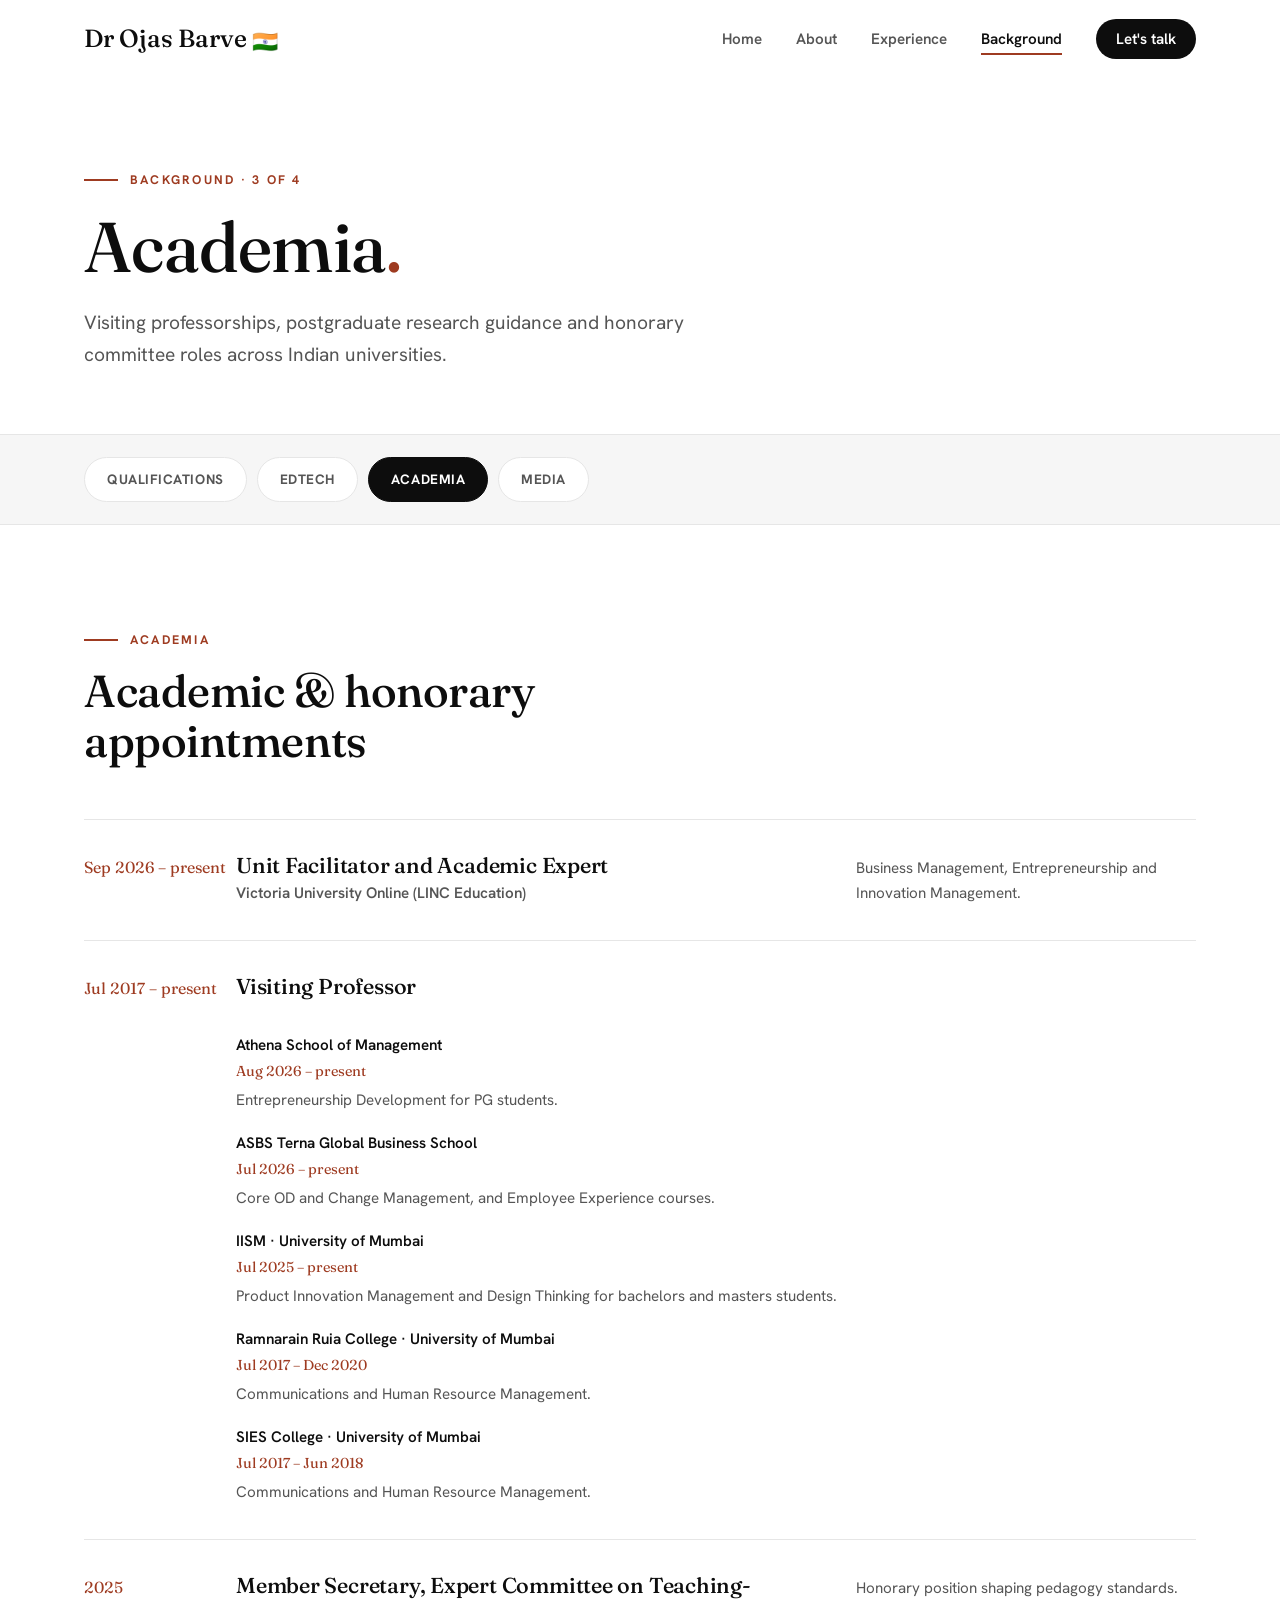
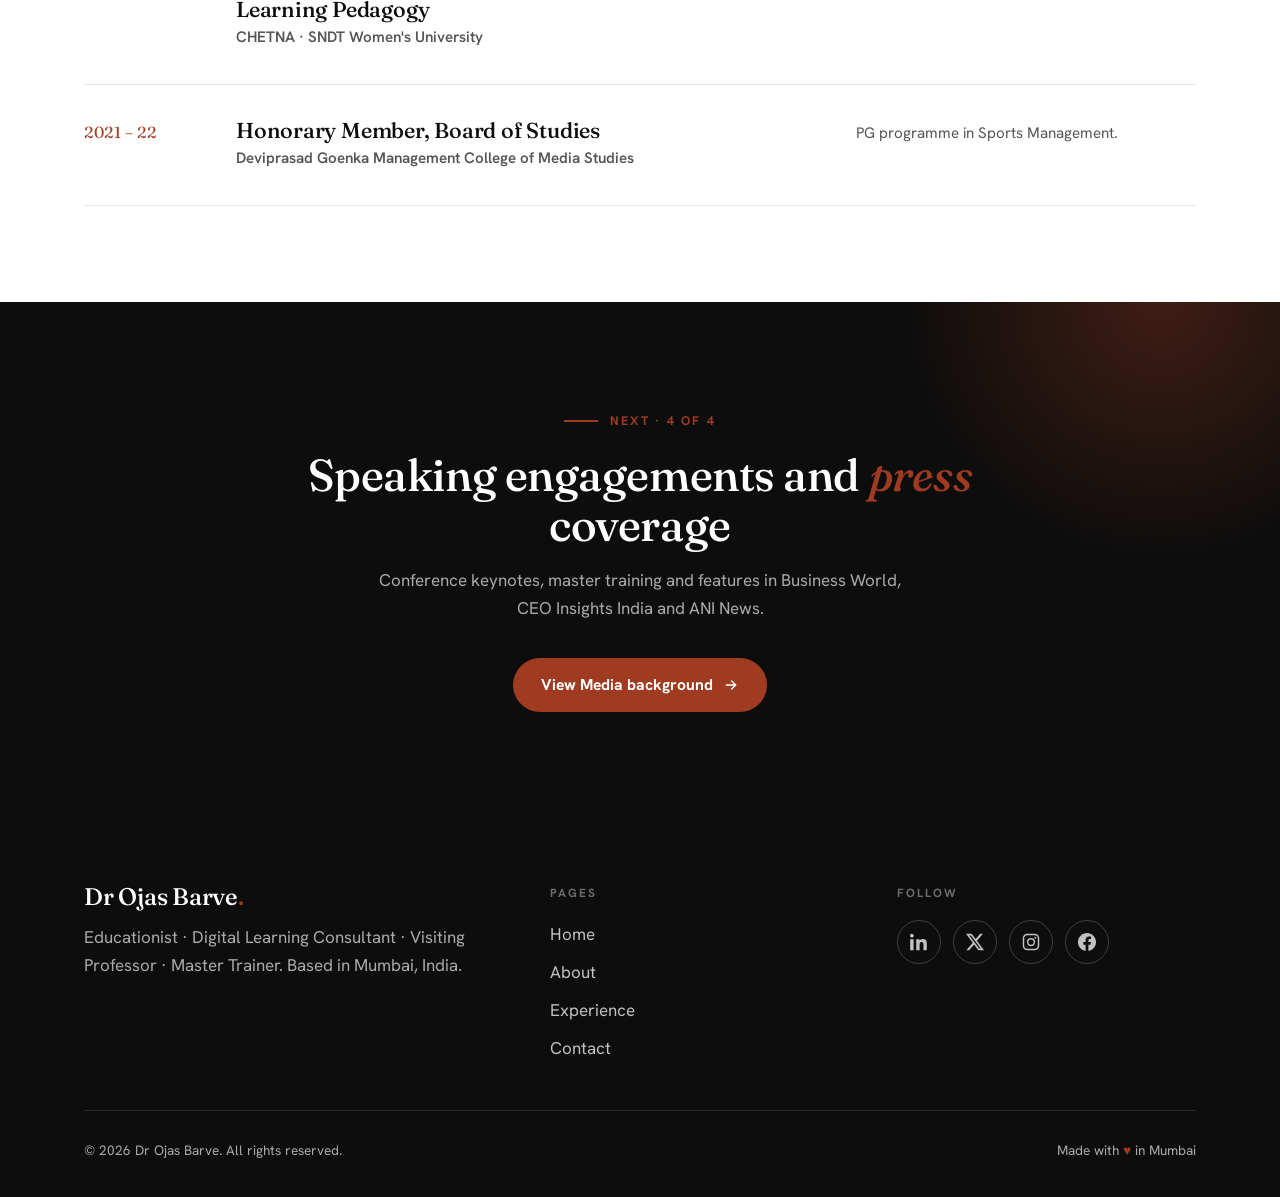
<file: academia.html>
<!DOCTYPE html>
<html lang="en">
<head>
  <meta charset="UTF-8">
  <meta name="viewport" content="width=device-width, initial-scale=1.0">
  <title>Academia | Dr Ojas Barve, EdD</title>
  <meta name="description" content="Academic and honorary appointments of Dr Ojas Barve: visiting professorships, research guidance and university committee roles.">
  <link rel="icon" type="image/png" sizes="32x32" href="assets/img/favicon-32.png">
  <link rel="icon" type="image/png" sizes="16x16" href="assets/img/favicon-16.png">
  <link rel="apple-touch-icon" sizes="180x180" href="assets/img/apple-touch-icon.png">
  <link rel="preconnect" href="https://fonts.googleapis.com">
  <link rel="preconnect" href="https://fonts.gstatic.com" crossorigin>
  <link href="https://fonts.googleapis.com/css2?family=Fraunces:ital,opsz,wght@0,9..144,400;0,9..144,500;0,9..144,600;1,9..144,400;1,9..144,500&family=Hanken+Grotesk:wght@400;500;600;700&display=swap" rel="stylesheet">
  <link rel="stylesheet" href="assets/css/style.css">
</head>
<body>

  <header class="site-header">
    <div class="wrap nav">
      <a class="brand" href="index.html">
        <span class="brand-name">Dr Ojas Barve <span class="flag" aria-hidden="true">🇮🇳</span></span>
      </a>
      <button class="nav-toggle" aria-label="Menu" aria-expanded="false">
        <span></span><span></span><span></span>
      </button>
      <ul class="nav-links">
        <li><a href="index.html">Home</a></li>
        <li><a href="about.html">About</a></li>
        <li><a href="experience.html">Experience</a></li>
        <li><a href="qualifications.html" class="active">Background</a></li>
        <li><a href="contact.html" class="nav-cta">Let's talk</a></li>
      </ul>
    </div>
  </header>

  <main>

    <section class="page-hero">
      <div class="wrap">
        <span class="kicker">Background · 3 of 4</span>
        <h1 class="reveal revealed">Academia<span class="accent">.</span></h1>
        <p class="lede reveal revealed" data-delay="1">Visiting professorships, postgraduate research guidance and honorary committee roles across Indian universities.</p>
      </div>
    </section>

    <nav class="tab-nav" aria-label="Background sections">
      <div class="wrap">
        <a href="qualifications.html">Qualifications</a>
        <a href="edtech.html">EdTech</a>
        <a href="academia.html" class="active">Academia</a>
        <a href="media.html">Media</a>
      </div>
    </nav>

    <!-- Academic appointments -->
    <section class="section">
      <div class="wrap">
        <div class="section-head reveal">
          <span class="kicker">Academia</span>
          <h2>Academic &amp; honorary appointments</h2>
        </div>
        <div class="feature-list reveal" data-delay="1">
          <div class="feature-row">
            <span class="when">Sep 2026 – present</span>
            <div>
              <h3>Unit Facilitator and Academic Expert</h3>
              <span class="org">Victoria University Online (LINC Education)</span>
            </div>
            <p>Business Management, Entrepreneurship and Innovation Management.</p>
          </div>
          <div class="feature-row">
            <span class="when">Jul 2017 – present</span>
            <div>
              <h3>Visiting Professor</h3>
            </div>
            <ul class="inst-list">
                <li><span class="inst">Athena School of Management</span><span class="inst-when">Aug 2026 – present</span>Entrepreneurship Development for PG students.</li>
                <li><span class="inst">ASBS Terna Global Business School</span><span class="inst-when">Jul 2026 – present</span>Core OD and Change Management, and Employee Experience courses.</li>
                <li><span class="inst">IISM · University of Mumbai</span><span class="inst-when">Jul 2025 – present</span>Product Innovation Management and Design Thinking for bachelors and masters students.</li>
                <li><span class="inst">Ramnarain Ruia College · University of Mumbai</span><span class="inst-when">Jul 2017 – Dec 2020</span>Communications and Human Resource Management.</li>
                <li><span class="inst">SIES College · University of Mumbai</span><span class="inst-when">Jul 2017 – Jun 2018</span>Communications and Human Resource Management.</li>
            </ul>
          </div>
          <div class="feature-row">
            <span class="when">2025</span>
            <div>
              <h3>Member Secretary, Expert Committee on Teaching-Learning Pedagogy</h3>
              <span class="org">CHETNA · SNDT Women's University</span>
            </div>
            <p>Honorary position shaping pedagogy standards.</p>
          </div>
          <div class="feature-row">
            <span class="when">2021 – 22</span>
            <div>
              <h3>Honorary Member, Board of Studies</h3>
              <span class="org">Deviprasad Goenka Management College of Media Studies</span>
            </div>
            <p>PG programme in Sports Management.</p>
          </div>
        </div>
      </div>
    </section>

    <!-- CTA -->
    <section class="cta-band">
      <div class="wrap">
        <span class="kicker">Next · 4 of 4</span>
        <h2>Speaking engagements and <em>press</em> coverage</h2>
        <p>Conference keynotes, master training and features in Business World, CEO Insights India and ANI News.</p>
        <a class="btn btn-primary" href="media.html">View Media background
          <svg width="16" height="16" viewBox="0 0 24 24" fill="none" stroke="currentColor" stroke-width="2.2" stroke-linecap="round" stroke-linejoin="round"><path d="M5 12h14M13 6l6 6-6 6"/></svg>
        </a>
      </div>
    </section>

  </main>

  <footer class="site-footer">
    <div class="wrap">
      <div class="footer-grid">
        <div>
          <h3>Dr Ojas Barve<span class="accent">.</span></h3>
          <p>Educationist · Digital Learning Consultant · Visiting Professor · Master Trainer. Based in Mumbai, India.</p>
        </div>
        <div>
          <p class="foot-label">Pages</p>
          <ul>
            <li><a href="index.html">Home</a></li>
            <li><a href="about.html">About</a></li>
            <li><a href="experience.html">Experience</a></li>
            <li><a href="contact.html">Contact</a></li>
          </ul>
        </div>
        <div>
          <p class="foot-label">Follow</p>
          <div class="socials">
            <a href="https://www.linkedin.com/in/oabarve" target="_blank" rel="noopener" aria-label="LinkedIn">
              <svg width="18" height="18" viewBox="0 0 24 24" fill="currentColor"><path d="M4.98 3.5C4.98 4.88 3.87 6 2.5 6S0 4.88 0 3.5 1.12 1 2.5 1s2.48 1.12 2.48 2.5zM.24 8.31h4.52V23H.24zM8.34 8.31h4.33v2h.06c.6-1.14 2.08-2.34 4.28-2.34 4.58 0 5.42 3.01 5.42 6.92V23h-4.51v-7.1c0-1.7-.03-3.88-2.37-3.88-2.37 0-2.73 1.85-2.73 3.76V23H8.34z"/></svg>
            </a>
            <a href="https://x.com/theoGBarve" target="_blank" rel="noopener" aria-label="X (Twitter)">
              <svg width="18" height="18" viewBox="0 0 24 24" fill="currentColor"><path d="M18.9 1.15h3.68l-8.04 9.19L24 22.85h-7.41l-5.8-7.58-6.64 7.58H.47l8.6-9.83L0 1.15h7.59l5.24 6.93zm-1.29 19.5h2.04L6.49 3.24H4.3z"/></svg>
            </a>
            <a href="https://www.instagram.com/profbybirth" target="_blank" rel="noopener" aria-label="Instagram">
              <svg width="18" height="18" viewBox="0 0 24 24" fill="none" stroke="currentColor" stroke-width="2"><rect x="2" y="2" width="20" height="20" rx="5"/><circle cx="12" cy="12" r="4.5"/><circle cx="17.8" cy="6.2" r="1.3" fill="currentColor" stroke="none"/></svg>
            </a>
            <a href="https://www.facebook.com/professorbybirth" target="_blank" rel="noopener" aria-label="Facebook">
              <svg width="18" height="18" viewBox="0 0 24 24" fill="currentColor"><path d="M24 12.07C24 5.4 18.63 0 12 0S0 5.4 0 12.07C0 18.1 4.39 23.09 10.13 24v-8.44H7.08v-3.49h3.05V9.41c0-3.02 1.79-4.7 4.53-4.7 1.31 0 2.68.24 2.68.24v2.97h-1.51c-1.49 0-1.96.93-1.96 1.89v2.26h3.33l-.53 3.49h-2.8V24C19.61 23.09 24 18.1 24 12.07z"/></svg>
            </a>
          </div>
        </div>
      </div>
      <div class="footer-bottom">
        <span>© <span id="year">2026</span> Dr Ojas Barve. All rights reserved.</span>
        <span>Made with <span class="heart">♥</span> in Mumbai</span>
      </div>
    </div>
  </footer>

  <script src="assets/js/main.js"></script>
</body>
</html>
</file>
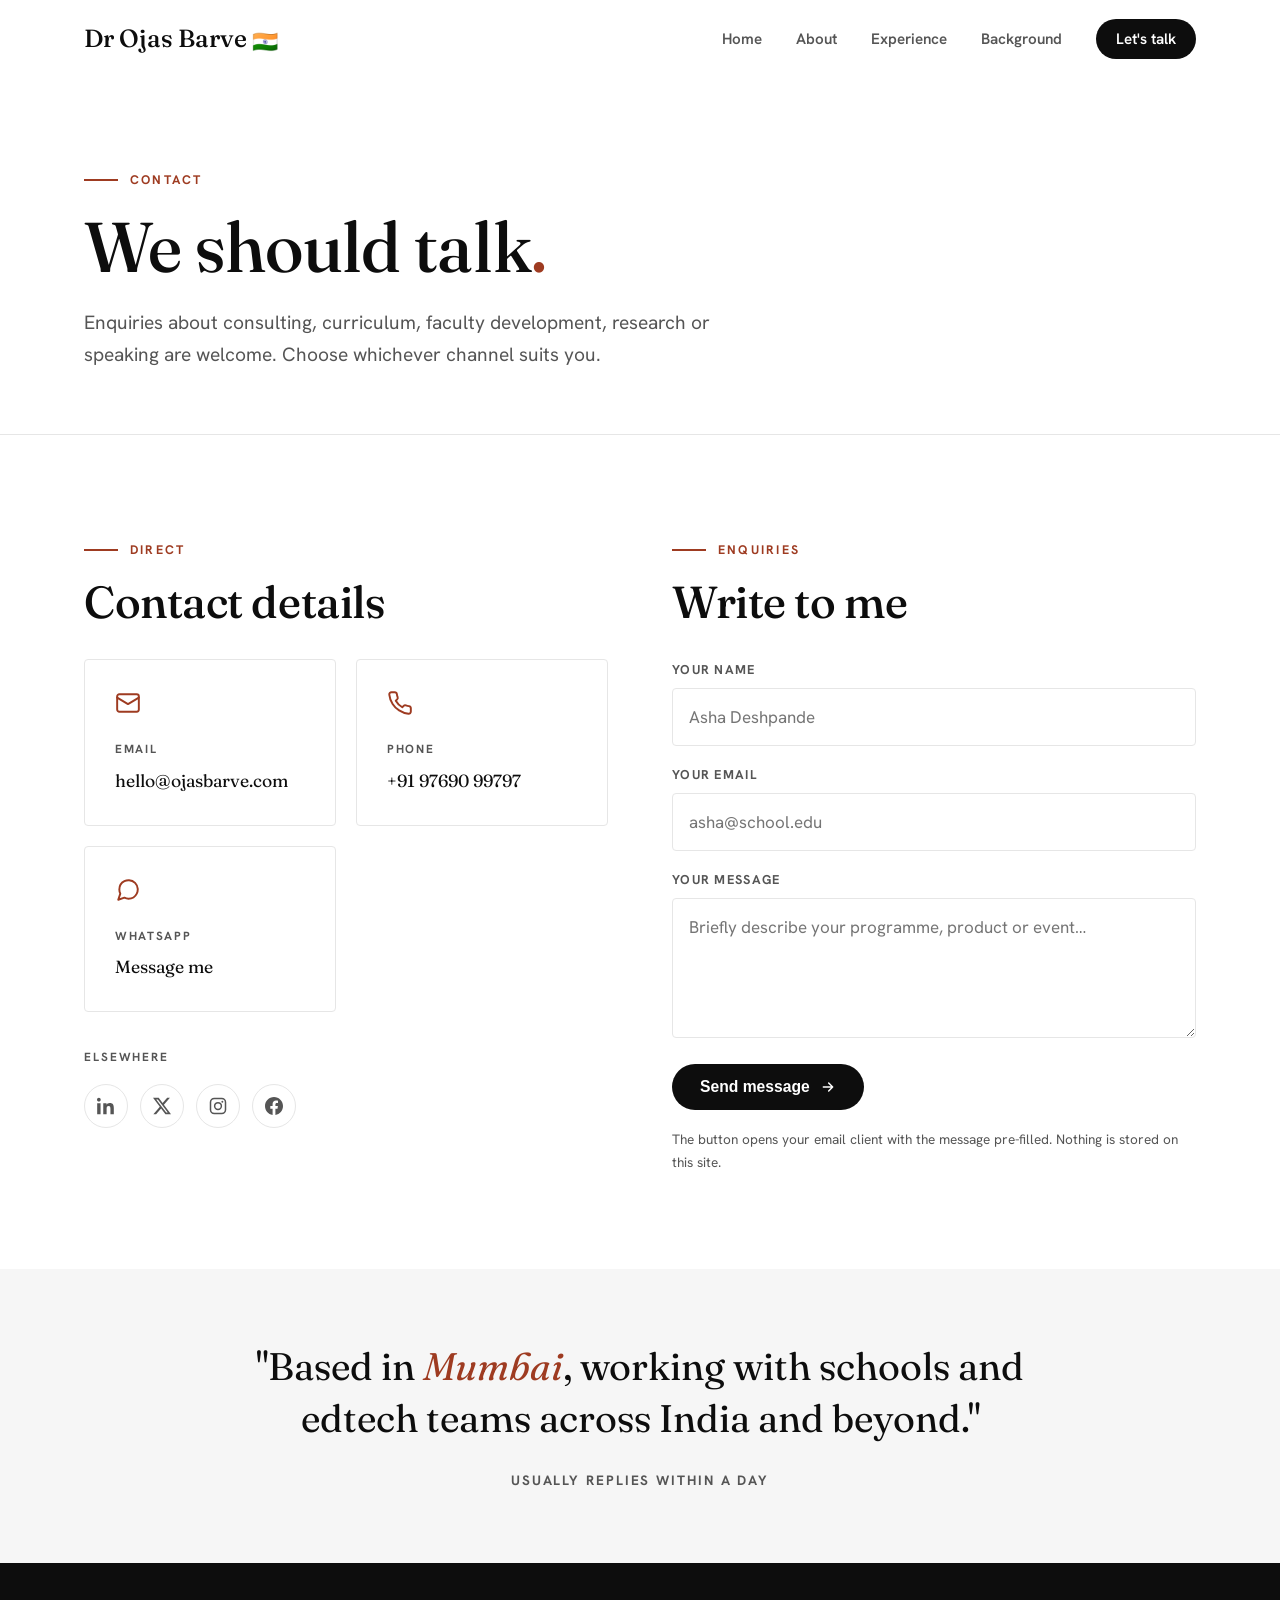
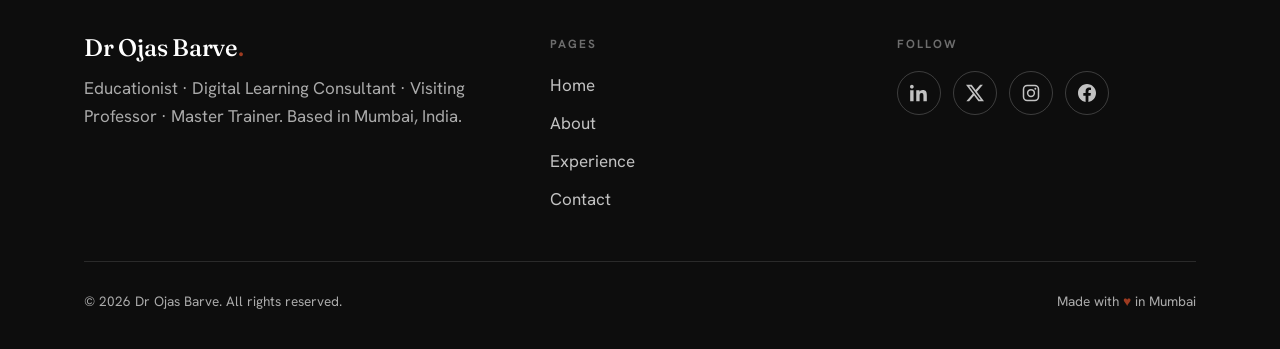
<file: contact.html>
<!DOCTYPE html>
<html lang="en">
<head>
  <meta charset="UTF-8">
  <meta name="viewport" content="width=device-width, initial-scale=1.0">
  <title>Contact | Dr Ojas Barve, EdD</title>
  <meta name="description" content="Get in touch with Dr Ojas Barve for consulting, teaching, training or speaking. Email, phone and WhatsApp, from Mumbai, India.">
  <link rel="icon" type="image/png" sizes="32x32" href="assets/img/favicon-32.png">
  <link rel="icon" type="image/png" sizes="16x16" href="assets/img/favicon-16.png">
  <link rel="apple-touch-icon" sizes="180x180" href="assets/img/apple-touch-icon.png">
  <link rel="preconnect" href="https://fonts.googleapis.com">
  <link rel="preconnect" href="https://fonts.gstatic.com" crossorigin>
  <link href="https://fonts.googleapis.com/css2?family=Fraunces:ital,opsz,wght@0,9..144,400;0,9..144,500;0,9..144,600;1,9..144,400;1,9..144,500&family=Hanken+Grotesk:wght@400;500;600;700&display=swap" rel="stylesheet">
  <link rel="stylesheet" href="assets/css/style.css">
</head>
<body>

  <header class="site-header">
    <div class="wrap nav">
      <a class="brand" href="index.html">
        <span class="brand-name">Dr Ojas Barve <span class="flag" aria-hidden="true">🇮🇳</span></span>
      </a>
      <button class="nav-toggle" aria-label="Menu" aria-expanded="false">
        <span></span><span></span><span></span>
      </button>
      <ul class="nav-links">
        <li><a href="index.html">Home</a></li>
        <li><a href="about.html">About</a></li>
        <li><a href="experience.html">Experience</a></li>
        <li><a href="qualifications.html">Background</a></li>
        <li><a href="contact.html" class="nav-cta active">Let's talk</a></li>
      </ul>
    </div>
  </header>

  <main>

    <section class="page-hero">
      <div class="wrap">
        <span class="kicker">Contact</span>
        <h1 class="reveal revealed">We should talk<span class="accent">.</span></h1>
        <p class="lede reveal revealed" data-delay="1">Enquiries about consulting, curriculum, faculty development, research or speaking are welcome. Choose whichever channel suits you.</p>
      </div>
    </section>

    <section class="section">
      <div class="wrap two-col">

        <div class="reveal">
          <span class="kicker">Direct</span>
          <h2 style="margin:16px 0 32px">Contact details</h2>
          <div class="contact-grid">
            <a class="contact-card" href="mailto:hello@ojasbarve.com">
              <svg width="26" height="26" viewBox="0 0 24 24" fill="none" stroke="currentColor" stroke-width="1.8" stroke-linecap="round" stroke-linejoin="round"><rect x="2" y="4" width="20" height="16" rx="2"/><path d="m22 7-10 6L2 7"/></svg>
              <div class="label">Email</div>
              <div class="value">hello@ojasbarve.com</div>
            </a>
            <a class="contact-card" href="tel:+919769099797">
              <svg width="26" height="26" viewBox="0 0 24 24" fill="none" stroke="currentColor" stroke-width="1.8" stroke-linecap="round" stroke-linejoin="round"><path d="M22 16.92v3a2 2 0 0 1-2.18 2 19.79 19.79 0 0 1-8.63-3.07 19.5 19.5 0 0 1-6-6 19.79 19.79 0 0 1-3.07-8.67A2 2 0 0 1 4.11 2h3a2 2 0 0 1 2 1.72c.13.96.36 1.9.7 2.81a2 2 0 0 1-.45 2.11L8.09 9.91a16 16 0 0 0 6 6l1.27-1.27a2 2 0 0 1 2.11-.45c.91.34 1.85.57 2.81.7A2 2 0 0 1 22 16.92z"/></svg>
              <div class="label">Phone</div>
              <div class="value">+91 97690 99797</div>
            </a>
            <a class="contact-card" href="https://wa.me/919769099797" target="_blank" rel="noopener">
              <svg width="26" height="26" viewBox="0 0 24 24" fill="none" stroke="currentColor" stroke-width="1.8" stroke-linecap="round" stroke-linejoin="round"><path d="M21 11.5a8.38 8.38 0 0 1-.9 3.8 8.5 8.5 0 0 1-7.6 4.7 8.38 8.38 0 0 1-3.8-.9L3 21l1.9-5.7a8.38 8.38 0 0 1-.9-3.8 8.5 8.5 0 0 1 4.7-7.6 8.38 8.38 0 0 1 3.8-.9h.5a8.48 8.48 0 0 1 8 8z"/></svg>
              <div class="label">WhatsApp</div>
              <div class="value">Message me</div>
            </a>
          </div>

          <div style="margin-top:36px">
            <p class="foot-label" style="font-size:.74rem;font-weight:700;letter-spacing:.16em;text-transform:uppercase;color:var(--ink-2);margin-bottom:16px">Elsewhere</p>
            <div class="socials">
              <a href="https://www.linkedin.com/in/oabarve" target="_blank" rel="noopener" aria-label="LinkedIn">
                <svg width="18" height="18" viewBox="0 0 24 24" fill="currentColor"><path d="M4.98 3.5C4.98 4.88 3.87 6 2.5 6S0 4.88 0 3.5 1.12 1 2.5 1s2.48 1.12 2.48 2.5zM.24 8.31h4.52V23H.24zM8.34 8.31h4.33v2h.06c.6-1.14 2.08-2.34 4.28-2.34 4.58 0 5.42 3.01 5.42 6.92V23h-4.51v-7.1c0-1.7-.03-3.88-2.37-3.88-2.37 0-2.73 1.85-2.73 3.76V23H8.34z"/></svg>
              </a>
              <a href="https://x.com/theoGBarve" target="_blank" rel="noopener" aria-label="X (Twitter)">
                <svg width="18" height="18" viewBox="0 0 24 24" fill="currentColor"><path d="M18.9 1.15h3.68l-8.04 9.19L24 22.85h-7.41l-5.8-7.58-6.64 7.58H.47l8.6-9.83L0 1.15h7.59l5.24 6.93zm-1.29 19.5h2.04L6.49 3.24H4.3z"/></svg>
              </a>
              <a href="https://www.instagram.com/profbybirth" target="_blank" rel="noopener" aria-label="Instagram">
                <svg width="18" height="18" viewBox="0 0 24 24" fill="none" stroke="currentColor" stroke-width="2"><rect x="2" y="2" width="20" height="20" rx="5"/><circle cx="12" cy="12" r="4.5"/><circle cx="17.8" cy="6.2" r="1.3" fill="currentColor" stroke="none"/></svg>
              </a>
              <a href="https://www.facebook.com/professorbybirth" target="_blank" rel="noopener" aria-label="Facebook">
                <svg width="18" height="18" viewBox="0 0 24 24" fill="currentColor"><path d="M24 12.07C24 5.4 18.63 0 12 0S0 5.4 0 12.07C0 18.1 4.39 23.09 10.13 24v-8.44H7.08v-3.49h3.05V9.41c0-3.02 1.79-4.7 4.53-4.7 1.31 0 2.68.24 2.68.24v2.97h-1.51c-1.49 0-1.96.93-1.96 1.89v2.26h3.33l-.53 3.49h-2.8V24C19.61 23.09 24 18.1 24 12.07z"/></svg>
              </a>
            </div>
          </div>
        </div>

        <div class="reveal" data-delay="1">
          <span class="kicker">Enquiries</span>
          <h2 style="margin:16px 0 32px">Write to me</h2>
          <form class="contact-form">
            <div>
              <label for="cf-name">Your name</label>
              <input id="cf-name" type="text" name="name" required autocomplete="name" placeholder="Asha Deshpande">
            </div>
            <div>
              <label for="cf-email">Your email</label>
              <input id="cf-email" type="email" name="email" required autocomplete="email" placeholder="asha@school.edu">
            </div>
            <div>
              <label for="cf-message">Your message</label>
              <textarea id="cf-message" name="message" required placeholder="Briefly describe your programme, product or event…"></textarea>
            </div>
            <button class="btn btn-primary" type="submit">Send message
              <svg width="16" height="16" viewBox="0 0 24 24" fill="none" stroke="currentColor" stroke-width="2.2" stroke-linecap="round" stroke-linejoin="round"><path d="M5 12h14M13 6l6 6-6 6"/></svg>
            </button>
            <p style="font-size:.85rem;color:var(--ink-2)">The button opens your email client with the message pre-filled. Nothing is stored on this site.</p>
          </form>
        </div>

      </div>
    </section>

    <section class="section-tight section-alt">
      <div class="wrap">
        <figure class="pull-quote reveal">
          <blockquote>"Based in <em>Mumbai</em>, working with schools and edtech teams across India and beyond."</blockquote>
          <figcaption>Usually replies within a day</figcaption>
        </figure>
      </div>
    </section>

  </main>

  <footer class="site-footer">
    <div class="wrap">
      <div class="footer-grid">
        <div>
          <h3>Dr Ojas Barve<span class="accent">.</span></h3>
          <p>Educationist · Digital Learning Consultant · Visiting Professor · Master Trainer. Based in Mumbai, India.</p>
        </div>
        <div>
          <p class="foot-label">Pages</p>
          <ul>
            <li><a href="index.html">Home</a></li>
            <li><a href="about.html">About</a></li>
            <li><a href="experience.html">Experience</a></li>
            <li><a href="contact.html">Contact</a></li>
          </ul>
        </div>
        <div>
          <p class="foot-label">Follow</p>
          <div class="socials">
            <a href="https://www.linkedin.com/in/oabarve" target="_blank" rel="noopener" aria-label="LinkedIn">
              <svg width="18" height="18" viewBox="0 0 24 24" fill="currentColor"><path d="M4.98 3.5C4.98 4.88 3.87 6 2.5 6S0 4.88 0 3.5 1.12 1 2.5 1s2.48 1.12 2.48 2.5zM.24 8.31h4.52V23H.24zM8.34 8.31h4.33v2h.06c.6-1.14 2.08-2.34 4.28-2.34 4.58 0 5.42 3.01 5.42 6.92V23h-4.51v-7.1c0-1.7-.03-3.88-2.37-3.88-2.37 0-2.73 1.85-2.73 3.76V23H8.34z"/></svg>
            </a>
            <a href="https://x.com/theoGBarve" target="_blank" rel="noopener" aria-label="X (Twitter)">
              <svg width="18" height="18" viewBox="0 0 24 24" fill="currentColor"><path d="M18.9 1.15h3.68l-8.04 9.19L24 22.85h-7.41l-5.8-7.58-6.64 7.58H.47l8.6-9.83L0 1.15h7.59l5.24 6.93zm-1.29 19.5h2.04L6.49 3.24H4.3z"/></svg>
            </a>
            <a href="https://www.instagram.com/profbybirth" target="_blank" rel="noopener" aria-label="Instagram">
              <svg width="18" height="18" viewBox="0 0 24 24" fill="none" stroke="currentColor" stroke-width="2"><rect x="2" y="2" width="20" height="20" rx="5"/><circle cx="12" cy="12" r="4.5"/><circle cx="17.8" cy="6.2" r="1.3" fill="currentColor" stroke="none"/></svg>
            </a>
            <a href="https://www.facebook.com/professorbybirth" target="_blank" rel="noopener" aria-label="Facebook">
              <svg width="18" height="18" viewBox="0 0 24 24" fill="currentColor"><path d="M24 12.07C24 5.4 18.63 0 12 0S0 5.4 0 12.07C0 18.1 4.39 23.09 10.13 24v-8.44H7.08v-3.49h3.05V9.41c0-3.02 1.79-4.7 4.53-4.7 1.31 0 2.68.24 2.68.24v2.97h-1.51c-1.49 0-1.96.93-1.96 1.89v2.26h3.33l-.53 3.49h-2.8V24C19.61 23.09 24 18.1 24 12.07z"/></svg>
            </a>
          </div>
        </div>
      </div>
      <div class="footer-bottom">
        <span>© <span id="year">2026</span> Dr Ojas Barve. All rights reserved.</span>
        <span>Made with <span class="heart">♥</span> in Mumbai</span>
      </div>
    </div>
  </footer>

  <script src="assets/js/main.js"></script>
</body>
</html>
</file>
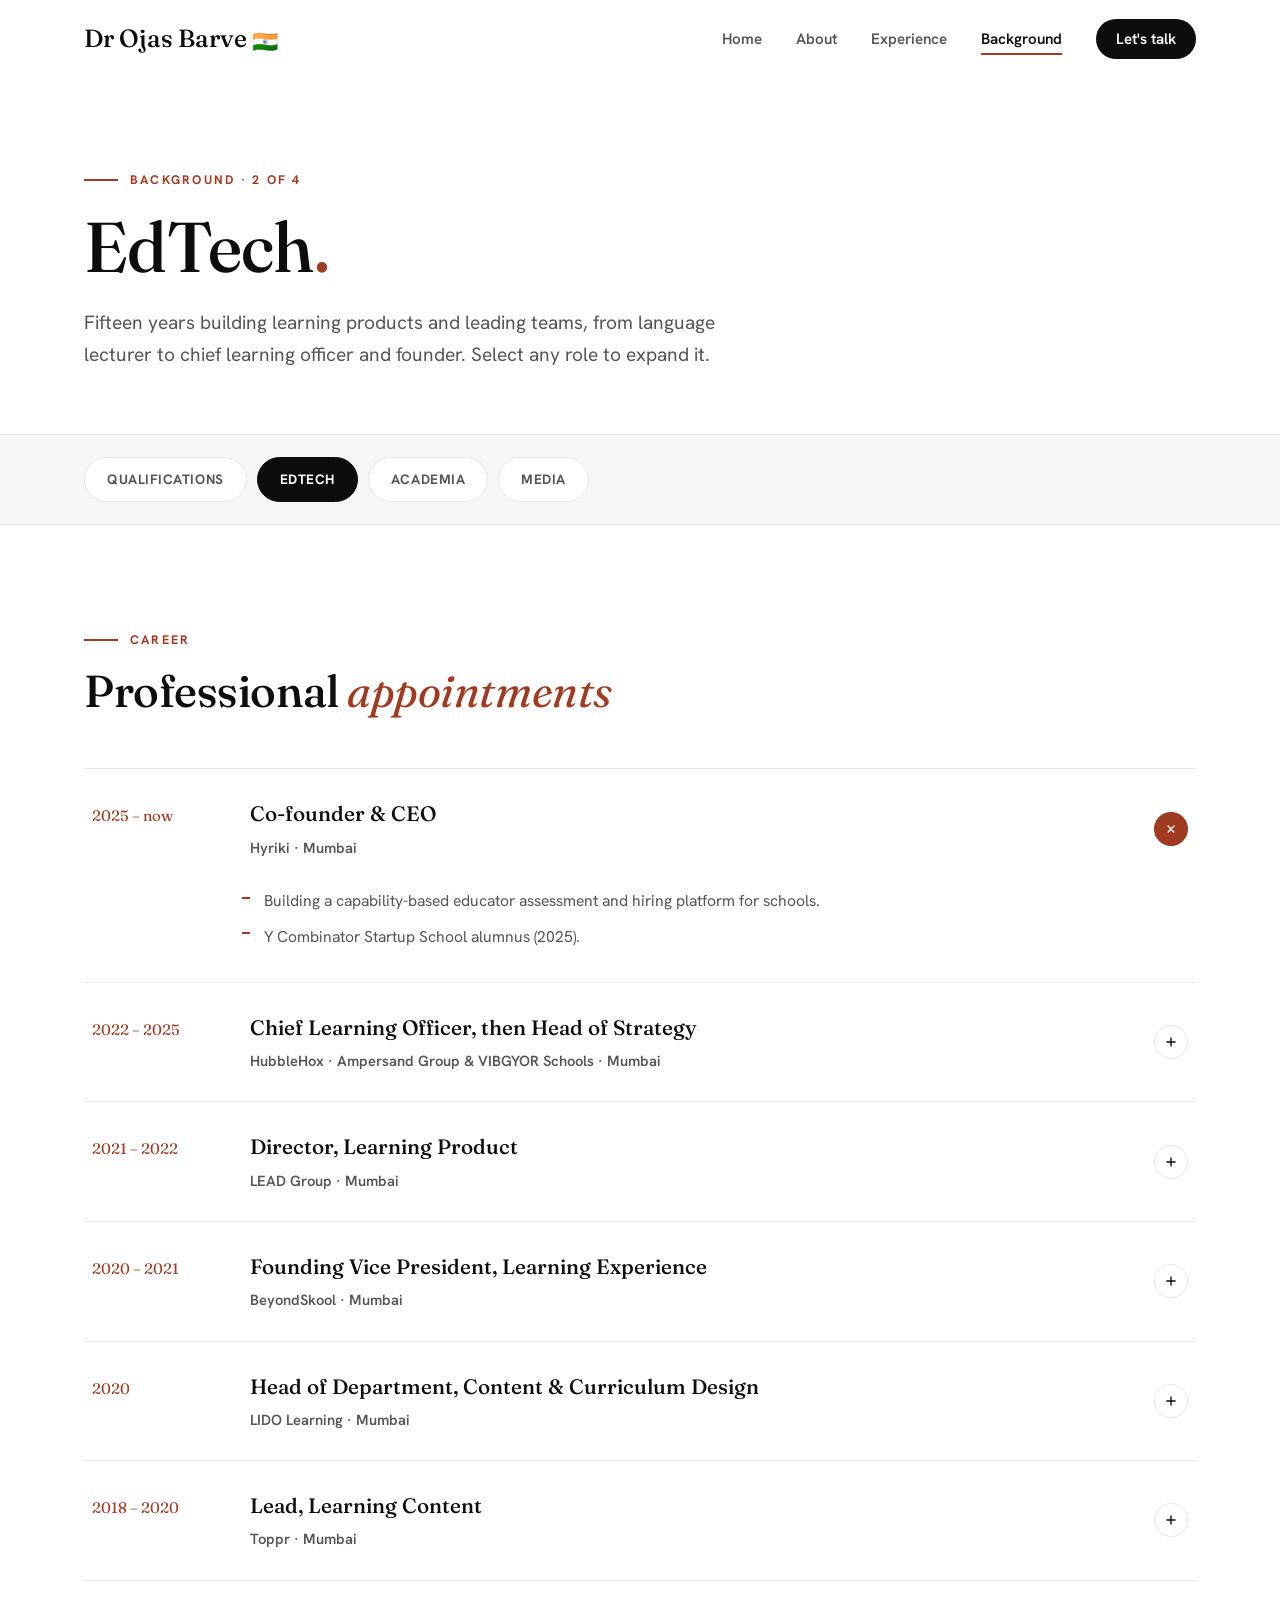
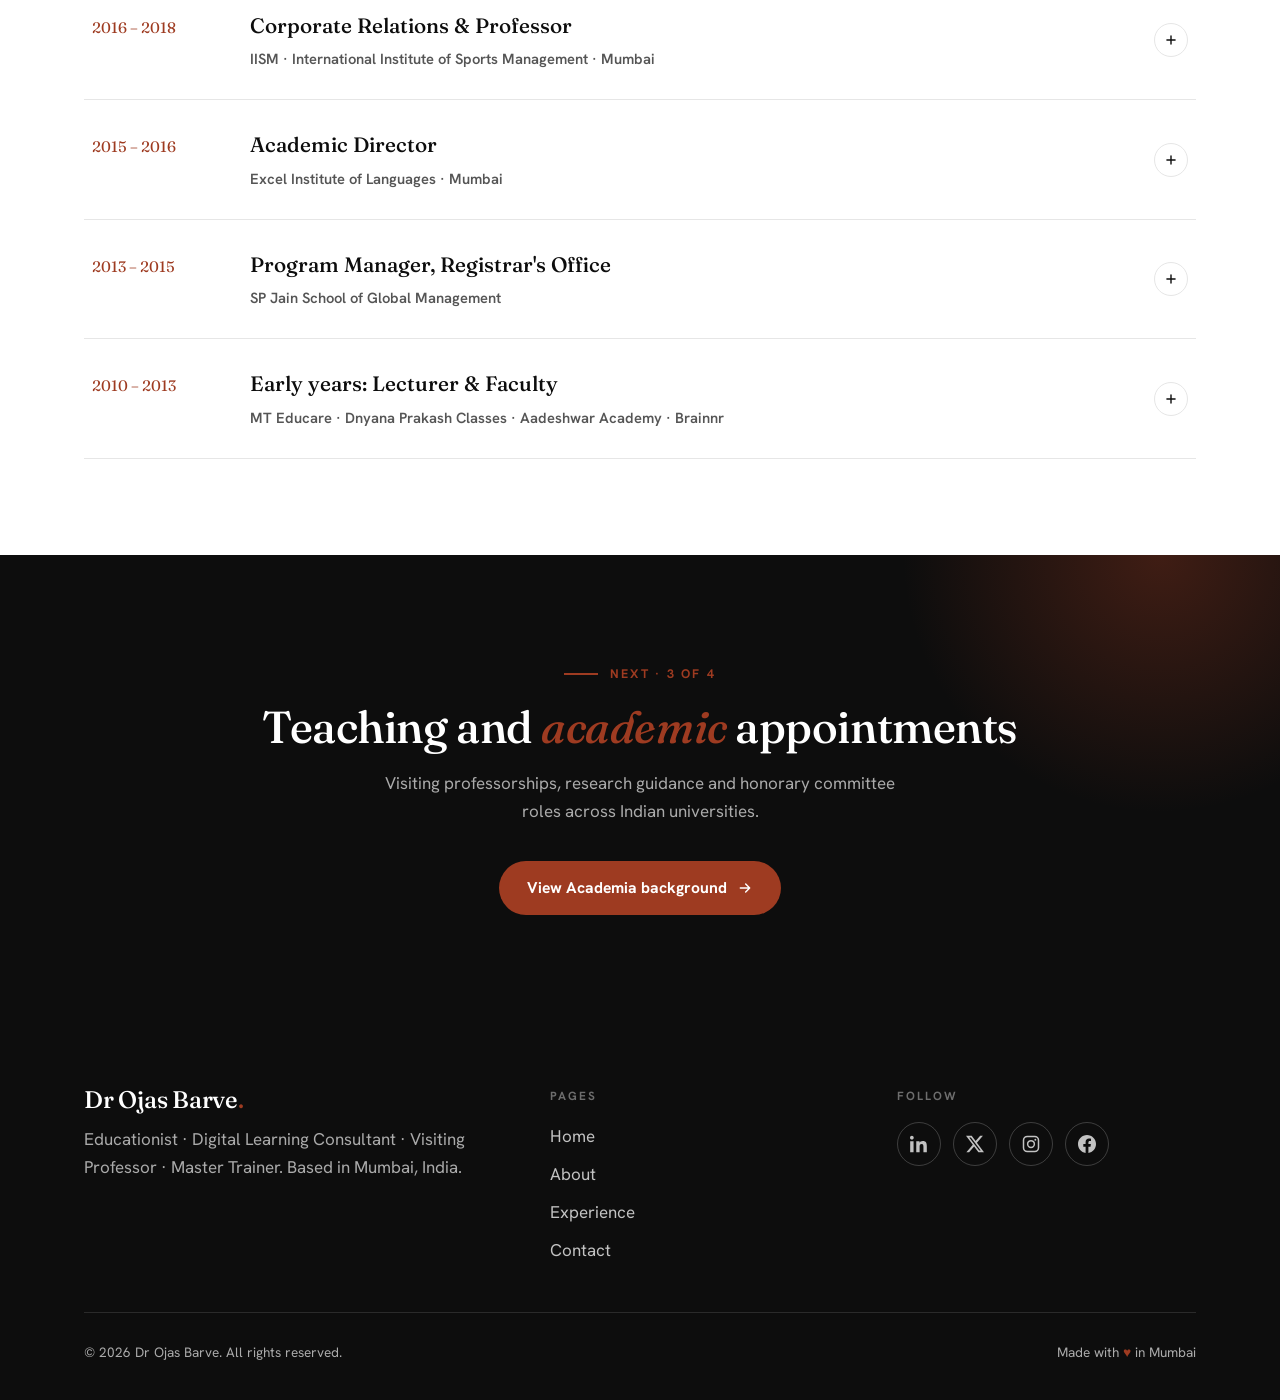
<file: edtech.html>
<!DOCTYPE html>
<html lang="en">
<head>
  <meta charset="UTF-8">
  <meta name="viewport" content="width=device-width, initial-scale=1.0">
  <title>EdTech | Dr Ojas Barve, EdD</title>
  <meta name="description" content="EdTech and industry career of Dr Ojas Barve: Toppr, LIDO Learning, BeyondSkool, LEAD Group, HubbleHox and Hyriki.">
  <link rel="icon" type="image/png" sizes="32x32" href="assets/img/favicon-32.png">
  <link rel="icon" type="image/png" sizes="16x16" href="assets/img/favicon-16.png">
  <link rel="apple-touch-icon" sizes="180x180" href="assets/img/apple-touch-icon.png">
  <link rel="preconnect" href="https://fonts.googleapis.com">
  <link rel="preconnect" href="https://fonts.gstatic.com" crossorigin>
  <link href="https://fonts.googleapis.com/css2?family=Fraunces:ital,opsz,wght@0,9..144,400;0,9..144,500;0,9..144,600;1,9..144,400;1,9..144,500&family=Hanken+Grotesk:wght@400;500;600;700&display=swap" rel="stylesheet">
  <link rel="stylesheet" href="assets/css/style.css">
</head>
<body>

  <header class="site-header">
    <div class="wrap nav">
      <a class="brand" href="index.html">
        <span class="brand-name">Dr Ojas Barve <span class="flag" aria-hidden="true">🇮🇳</span></span>
      </a>
      <button class="nav-toggle" aria-label="Menu" aria-expanded="false">
        <span></span><span></span><span></span>
      </button>
      <ul class="nav-links">
        <li><a href="index.html">Home</a></li>
        <li><a href="about.html">About</a></li>
        <li><a href="experience.html">Experience</a></li>
        <li><a href="qualifications.html" class="active">Background</a></li>
        <li><a href="contact.html" class="nav-cta">Let's talk</a></li>
      </ul>
    </div>
  </header>

  <main>

    <section class="page-hero">
      <div class="wrap">
        <span class="kicker">Background · 2 of 4</span>
        <h1 class="reveal revealed">EdTech<span class="accent">.</span></h1>
        <p class="lede reveal revealed" data-delay="1">Fifteen years building learning products and leading teams, from language lecturer to chief learning officer and founder. Select any role to expand it.</p>
      </div>
    </section>

    <nav class="tab-nav" aria-label="Background sections">
      <div class="wrap">
        <a href="qualifications.html">Qualifications</a>
        <a href="edtech.html" class="active">EdTech</a>
        <a href="academia.html">Academia</a>
        <a href="media.html">Media</a>
      </div>
    </nav>

    <!-- Corporate roles -->
    <section class="section">
      <div class="wrap">
        <div class="section-head reveal">
          <span class="kicker">Career</span>
          <h2>Professional <span class="accent-i">appointments</span></h2>
        </div>

        <div class="xp-list reveal" data-delay="1">

          <div class="xp-item open">
            <button class="xp-head" aria-expanded="true">
              <span class="when">2025 – now</span>
              <span class="role">Co-founder &amp; CEO<span class="org">Hyriki · Mumbai</span></span>
              <span class="toggle-icon"><svg width="14" height="14" viewBox="0 0 24 24" fill="none" stroke-width="2.4" stroke-linecap="round"><path d="M12 5v14M5 12h14"/></svg></span>
            </button>
            <div class="xp-body"><div>
              <ul>
                <li>Building a capability-based educator assessment and hiring platform for schools.</li>
                <li>Y Combinator Startup School alumnus (2025).</li>
              </ul>
            </div></div>
          </div>

          <div class="xp-item">
            <button class="xp-head" aria-expanded="false">
              <span class="when">2022 – 2025</span>
              <span class="role">Chief Learning Officer, then Head of Strategy<span class="org">HubbleHox · Ampersand Group &amp; VIBGYOR Schools · Mumbai</span></span>
              <span class="toggle-icon"><svg width="14" height="14" viewBox="0 0 24 24" fill="none" stroke-width="2.4" stroke-linecap="round"><path d="M12 5v14M5 12h14"/></svg></span>
            </button>
            <div class="xp-body"><div>
              <ul>
                <li>Led learning design, alliances and partnerships, and blended and offline learning models for a cradle-to-grave learning offering.</li>
                <li>Developed go-to-market strategy and product–market fit for new products; grew revenue streams for existing ones.</li>
                <li>Drove national and international accreditations and built the organisation's standing on industry forums.</li>
              </ul>
            </div></div>
          </div>

          <div class="xp-item">
            <button class="xp-head" aria-expanded="false">
              <span class="when">2021 – 2022</span>
              <span class="role">Director, Learning Product<span class="org">LEAD Group · Mumbai</span></span>
              <span class="toggle-icon"><svg width="14" height="14" viewBox="0 0 24 24" fill="none" stroke-width="2.4" stroke-linecap="round"><path d="M12 5v14M5 12h14"/></svg></span>
            </button>
            <div class="xp-body"><div>
              <ul>
                <li>Headed product curriculum development for language learning across LEAD's school network.</li>
                <li>Led the launch of new products under the LEAD offering.</li>
              </ul>
            </div></div>
          </div>

          <div class="xp-item">
            <button class="xp-head" aria-expanded="false">
              <span class="when">2020 – 2021</span>
              <span class="role">Founding Vice President, Learning Experience<span class="org">BeyondSkool · Mumbai</span></span>
              <span class="toggle-icon"><svg width="14" height="14" viewBox="0 0 24 24" fill="none" stroke-width="2.4" stroke-linecap="round"><path d="M12 5v14M5 12h14"/></svg></span>
            </button>
            <div class="xp-body"><div>
              <ul>
                <li>Built product content and a strong teaching workforce for skill-based learning for ages 4 to 14.</li>
              </ul>
            </div></div>
          </div>

          <div class="xp-item">
            <button class="xp-head" aria-expanded="false">
              <span class="when">2020</span>
              <span class="role">Head of Department, Content &amp; Curriculum Design<span class="org">LIDO Learning · Mumbai</span></span>
              <span class="toggle-icon"><svg width="14" height="14" viewBox="0 0 24 24" fill="none" stroke-width="2.4" stroke-linecap="round"><path d="M12 5v14M5 12h14"/></svg></span>
            </button>
            <div class="xp-body"><div>
              <ul>
                <li>Led a team of around 80 people building curriculum design and holding quality standards for learning content.</li>
              </ul>
            </div></div>
          </div>

          <div class="xp-item">
            <button class="xp-head" aria-expanded="false">
              <span class="when">2018 – 2020</span>
              <span class="role">Lead, Learning Content<span class="org">Toppr · Mumbai</span></span>
              <span class="toggle-icon"><svg width="14" height="14" viewBox="0 0 24 24" fill="none" stroke-width="2.4" stroke-linecap="round"><path d="M12 5v14M5 12h14"/></svg></span>
            </button>
            <div class="xp-body"><div>
              <ul>
                <li>Launched the Commerce product in 2018 with 3,000+ learning videos built by 10 subject-matter experts and 20 freelancers.</li>
                <li>Led development of 6,000+ videos, 600+ educational cue cards and 30,000+ questions powering AI-based chat support.</li>
                <li>Built curricula for 25+ national and international education boards and 10+ competitive exams.</li>
                <li>Launched the Live Class product for Commerce and Social Sciences.</li>
              </ul>
            </div></div>
          </div>

          <div class="xp-item">
            <button class="xp-head" aria-expanded="false">
              <span class="when">2016 – 2018</span>
              <span class="role">Corporate Relations &amp; Professor<span class="org">IISM · International Institute of Sports Management · Mumbai</span></span>
              <span class="toggle-icon"><svg width="14" height="14" viewBox="0 0 24 24" fill="none" stroke-width="2.4" stroke-linecap="round"><path d="M12 5v14M5 12h14"/></svg></span>
            </button>
            <div class="xp-body"><div>
              <ul>
                <li>Achieved 100% internships and placements, with a threefold rise in placement packages.</li>
                <li>Built collaborations with CII, FICCI, IMC and 500+ industry partners; Taskforce Committee Member at CII, West Zone.</li>
                <li>Taught Business Communication and Human Resource Management.</li>
              </ul>
            </div></div>
          </div>

          <div class="xp-item">
            <button class="xp-head" aria-expanded="false">
              <span class="when">2015 – 2016</span>
              <span class="role">Academic Director<span class="org">Excel Institute of Languages · Mumbai</span></span>
              <span class="toggle-icon"><svg width="14" height="14" viewBox="0 0 24 24" fill="none" stroke-width="2.4" stroke-linecap="round"><path d="M12 5v14M5 12h14"/></svg></span>
            </button>
            <div class="xp-body"><div>
              <ul>
                <li>Set up three centres across Mumbai within 10 months.</li>
                <li>Designed the CEFRL-based French curriculum and led German, Japanese, Spanish and Mandarin programmes.</li>
                <li>Ran faculty recruitment, induction and development training; built international student-exchange partnerships.</li>
              </ul>
            </div></div>
          </div>

          <div class="xp-item">
            <button class="xp-head" aria-expanded="false">
              <span class="when">2013 – 2015</span>
              <span class="role">Program Manager, Registrar's Office<span class="org">SP Jain School of Global Management</span></span>
              <span class="toggle-icon"><svg width="14" height="14" viewBox="0 0 24 24" fill="none" stroke-width="2.4" stroke-linecap="round"><path d="M12 5v14M5 12h14"/></svg></span>
            </button>
            <div class="xp-body"><div>
              <ul>
                <li>Planned 6 academic programmes across Dubai, Singapore and Sydney; managed 6 programme coordinators.</li>
                <li>Worked with 100+ faculty across 20+ nationalities; mentored MBA students on internships and industry projects.</li>
              </ul>
            </div></div>
          </div>

          <div class="xp-item">
            <button class="xp-head" aria-expanded="false">
              <span class="when">2010 – 2013</span>
              <span class="role">Early years: Lecturer &amp; Faculty<span class="org">MT Educare · Dnyana Prakash Classes · Aadeshwar Academy · Brainnr</span></span>
              <span class="toggle-icon"><svg width="14" height="14" viewBox="0 0 24 24" fill="none" stroke-width="2.4" stroke-linecap="round"><path d="M12 5v14M5 12h14"/></svg></span>
            </button>
            <div class="xp-body"><div>
              <ul>
                <li>Taught Business Communication, HRM, Logistics &amp; SCM, Commerce and French; trained new teachers.</li>
                <li>Founded SIES Skyline, the college newsletter, and recruited and trained a ten-member editorial team.</li>
                <li>Consulted on educator recruitment for IB, IGCSE, ICSE, CBSE and State Board online teaching (Brainnr).</li>
              </ul>
            </div></div>
          </div>

        </div>
      </div>
    </section>

    <!-- CTA -->
    <section class="cta-band">
      <div class="wrap">
        <span class="kicker">Next · 3 of 4</span>
        <h2>Teaching and <em>academic</em> appointments</h2>
        <p>Visiting professorships, research guidance and honorary committee roles across Indian universities.</p>
        <a class="btn btn-primary" href="academia.html">View Academia background
          <svg width="16" height="16" viewBox="0 0 24 24" fill="none" stroke="currentColor" stroke-width="2.2" stroke-linecap="round" stroke-linejoin="round"><path d="M5 12h14M13 6l6 6-6 6"/></svg>
        </a>
      </div>
    </section>

  </main>

  <footer class="site-footer">
    <div class="wrap">
      <div class="footer-grid">
        <div>
          <h3>Dr Ojas Barve<span class="accent">.</span></h3>
          <p>Educationist · Digital Learning Consultant · Visiting Professor · Master Trainer. Based in Mumbai, India.</p>
        </div>
        <div>
          <p class="foot-label">Pages</p>
          <ul>
            <li><a href="index.html">Home</a></li>
            <li><a href="about.html">About</a></li>
            <li><a href="experience.html">Experience</a></li>
            <li><a href="contact.html">Contact</a></li>
          </ul>
        </div>
        <div>
          <p class="foot-label">Follow</p>
          <div class="socials">
            <a href="https://www.linkedin.com/in/oabarve" target="_blank" rel="noopener" aria-label="LinkedIn">
              <svg width="18" height="18" viewBox="0 0 24 24" fill="currentColor"><path d="M4.98 3.5C4.98 4.88 3.87 6 2.5 6S0 4.88 0 3.5 1.12 1 2.5 1s2.48 1.12 2.48 2.5zM.24 8.31h4.52V23H.24zM8.34 8.31h4.33v2h.06c.6-1.14 2.08-2.34 4.28-2.34 4.58 0 5.42 3.01 5.42 6.92V23h-4.51v-7.1c0-1.7-.03-3.88-2.37-3.88-2.37 0-2.73 1.85-2.73 3.76V23H8.34z"/></svg>
            </a>
            <a href="https://x.com/theoGBarve" target="_blank" rel="noopener" aria-label="X (Twitter)">
              <svg width="18" height="18" viewBox="0 0 24 24" fill="currentColor"><path d="M18.9 1.15h3.68l-8.04 9.19L24 22.85h-7.41l-5.8-7.58-6.64 7.58H.47l8.6-9.83L0 1.15h7.59l5.24 6.93zm-1.29 19.5h2.04L6.49 3.24H4.3z"/></svg>
            </a>
            <a href="https://www.instagram.com/profbybirth" target="_blank" rel="noopener" aria-label="Instagram">
              <svg width="18" height="18" viewBox="0 0 24 24" fill="none" stroke="currentColor" stroke-width="2"><rect x="2" y="2" width="20" height="20" rx="5"/><circle cx="12" cy="12" r="4.5"/><circle cx="17.8" cy="6.2" r="1.3" fill="currentColor" stroke="none"/></svg>
            </a>
            <a href="https://www.facebook.com/professorbybirth" target="_blank" rel="noopener" aria-label="Facebook">
              <svg width="18" height="18" viewBox="0 0 24 24" fill="currentColor"><path d="M24 12.07C24 5.4 18.63 0 12 0S0 5.4 0 12.07C0 18.1 4.39 23.09 10.13 24v-8.44H7.08v-3.49h3.05V9.41c0-3.02 1.79-4.7 4.53-4.7 1.31 0 2.68.24 2.68.24v2.97h-1.51c-1.49 0-1.96.93-1.96 1.89v2.26h3.33l-.53 3.49h-2.8V24C19.61 23.09 24 18.1 24 12.07z"/></svg>
            </a>
          </div>
        </div>
      </div>
      <div class="footer-bottom">
        <span>© <span id="year">2026</span> Dr Ojas Barve. All rights reserved.</span>
        <span>Made with <span class="heart">♥</span> in Mumbai</span>
      </div>
    </div>
  </footer>

  <script src="assets/js/main.js"></script>
</body>
</html>
</file>
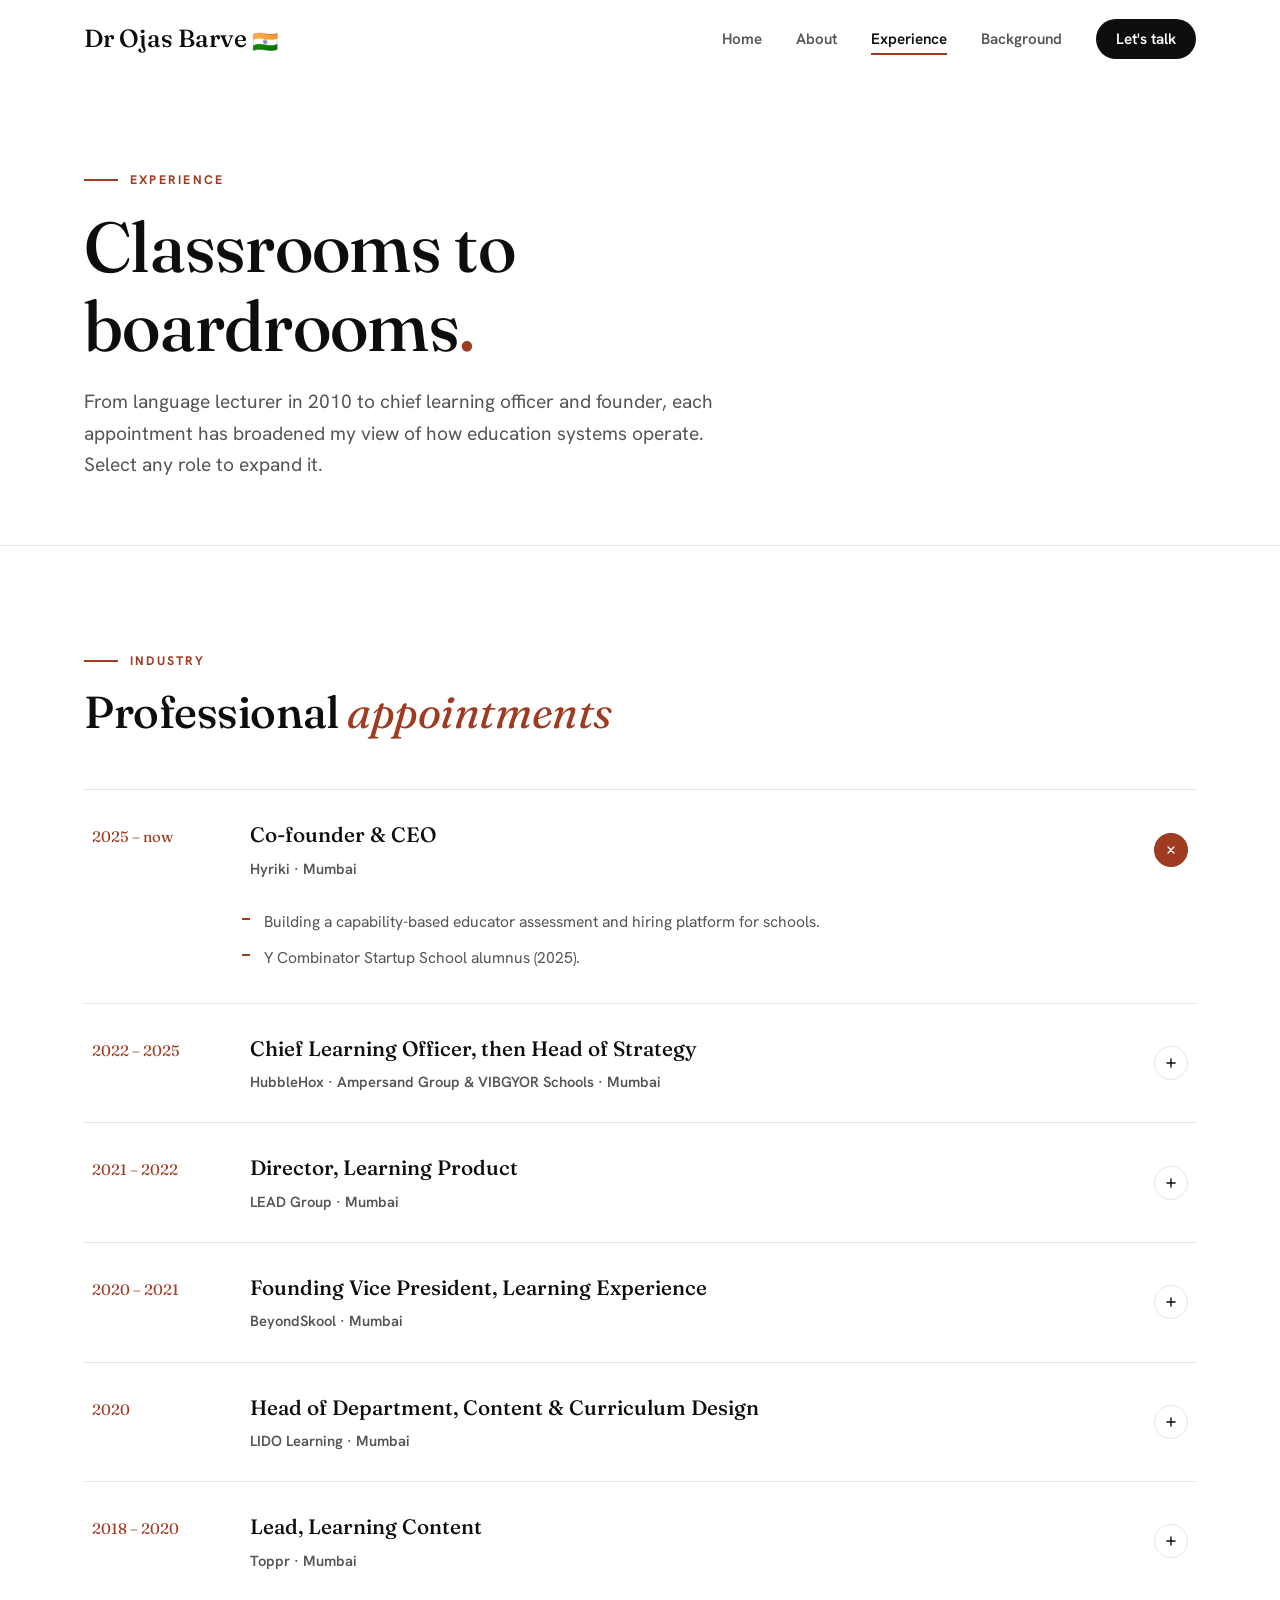
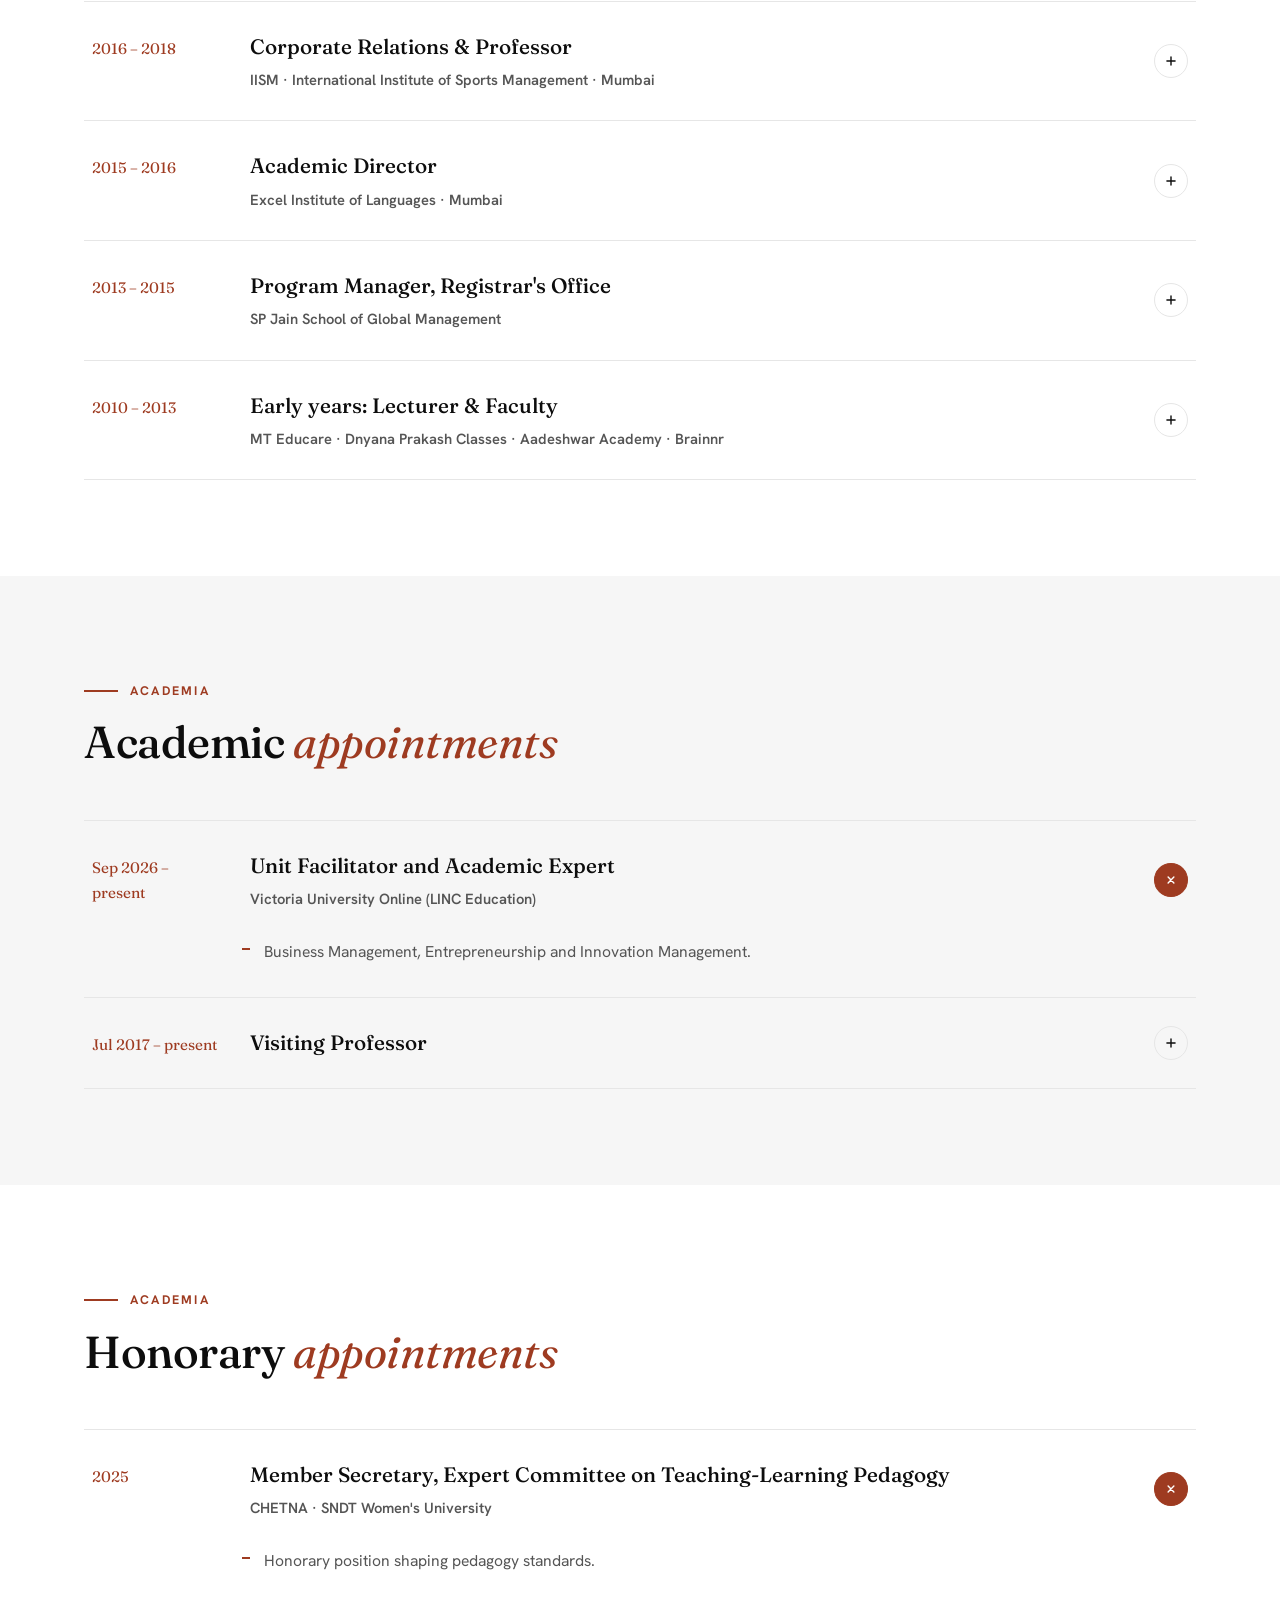
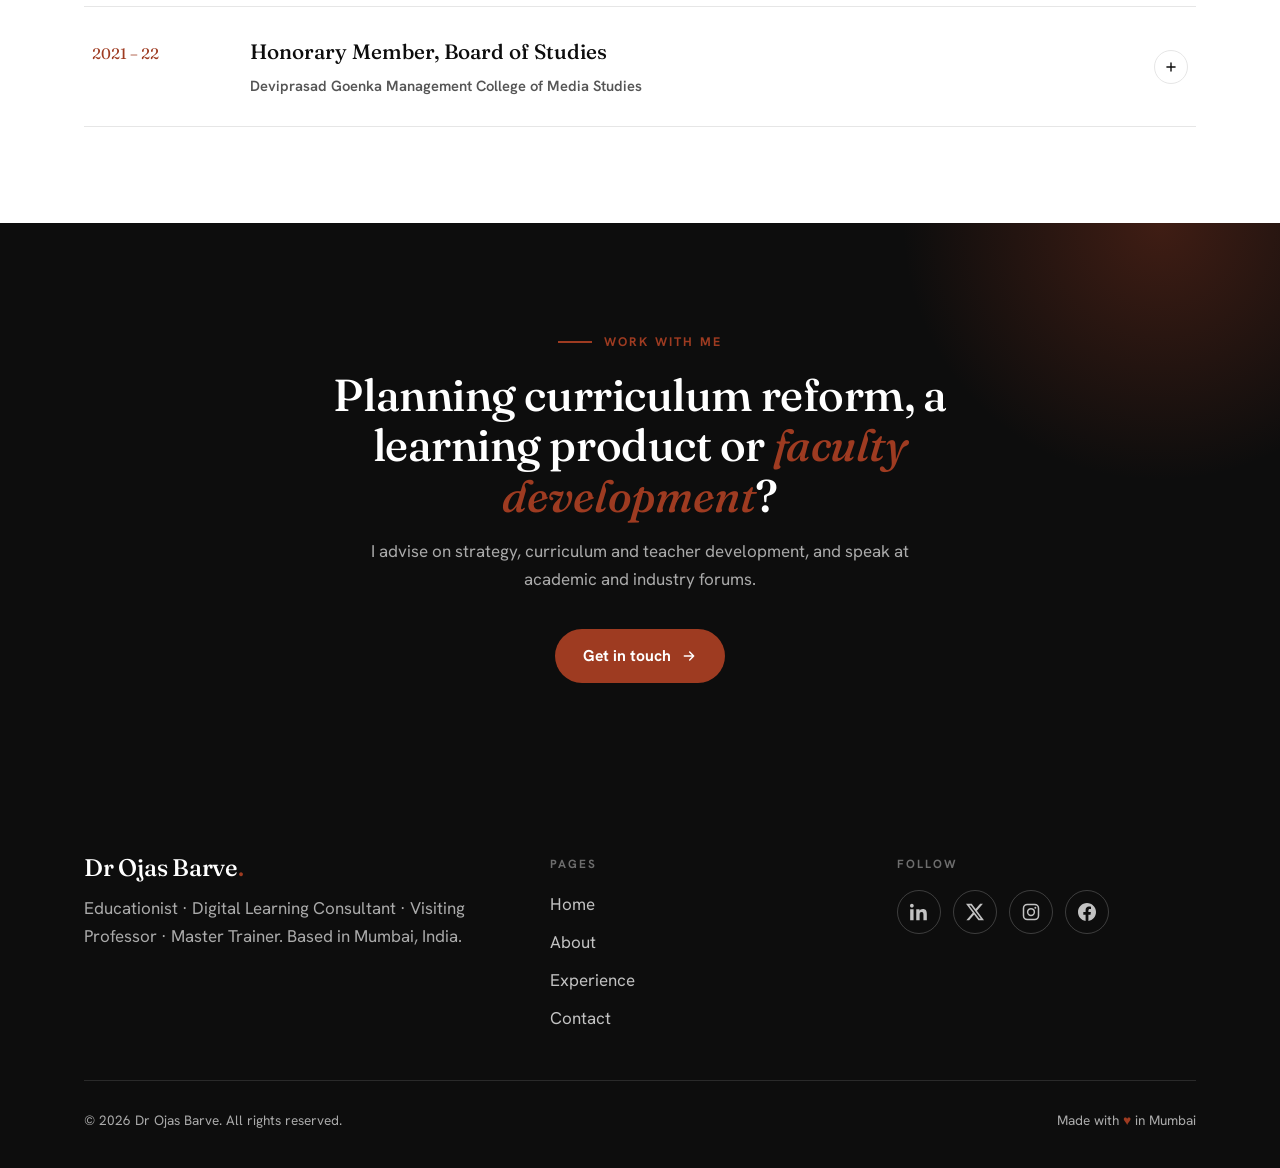
<file: experience.html>
<!DOCTYPE html>
<html lang="en">
<head>
  <meta charset="UTF-8">
  <meta name="viewport" content="width=device-width, initial-scale=1.0">
  <title>Experience | Dr Ojas Barve, EdD</title>
  <meta name="description" content="15+ years across edtech leadership, curriculum design and university teaching: the full career of Dr Ojas Barve.">
  <link rel="icon" type="image/png" sizes="32x32" href="assets/img/favicon-32.png">
  <link rel="icon" type="image/png" sizes="16x16" href="assets/img/favicon-16.png">
  <link rel="apple-touch-icon" sizes="180x180" href="assets/img/apple-touch-icon.png">
  <link rel="preconnect" href="https://fonts.googleapis.com">
  <link rel="preconnect" href="https://fonts.gstatic.com" crossorigin>
  <link href="https://fonts.googleapis.com/css2?family=Fraunces:ital,opsz,wght@0,9..144,400;0,9..144,500;0,9..144,600;1,9..144,400;1,9..144,500&family=Hanken+Grotesk:wght@400;500;600;700&display=swap" rel="stylesheet">
  <link rel="stylesheet" href="assets/css/style.css">
</head>
<body>

  <header class="site-header">
    <div class="wrap nav">
      <a class="brand" href="index.html">
        <span class="brand-name">Dr Ojas Barve <span class="flag" aria-hidden="true">🇮🇳</span></span>
      </a>
      <button class="nav-toggle" aria-label="Menu" aria-expanded="false">
        <span></span><span></span><span></span>
      </button>
      <ul class="nav-links">
        <li><a href="index.html">Home</a></li>
        <li><a href="about.html">About</a></li>
        <li><a href="experience.html" class="active">Experience</a></li>
        <li><a href="qualifications.html">Background</a></li>
        <li><a href="contact.html" class="nav-cta">Let's talk</a></li>
      </ul>
    </div>
  </header>

  <main>

    <section class="page-hero">
      <div class="wrap">
        <span class="kicker">Experience</span>
        <h1 class="reveal revealed">Classrooms to boardrooms<span class="accent">.</span></h1>
        <p class="lede reveal revealed" data-delay="1">From language lecturer in 2010 to chief learning officer and founder, each appointment has broadened my view of how education systems operate. Select any role to expand it.</p>
      </div>
    </section>

    <!-- Corporate roles -->
    <section class="section">
      <div class="wrap">
        <div class="section-head reveal">
          <span class="kicker">Industry</span>
          <h2>Professional <span class="accent-i">appointments</span></h2>
        </div>

        <div class="xp-list reveal" data-delay="1">

          <div class="xp-item open">
            <button class="xp-head" aria-expanded="true">
              <span class="when">2025 – now</span>
              <span class="role">Co-founder &amp; CEO<span class="org">Hyriki · Mumbai</span></span>
              <span class="toggle-icon"><svg width="14" height="14" viewBox="0 0 24 24" fill="none" stroke-width="2.4" stroke-linecap="round"><path d="M12 5v14M5 12h14"/></svg></span>
            </button>
            <div class="xp-body"><div>
              <ul>
                <li>Building a capability-based educator assessment and hiring platform for schools.</li>
                <li>Y Combinator Startup School alumnus (2025).</li>
              </ul>
            </div></div>
          </div>

          <div class="xp-item">
            <button class="xp-head" aria-expanded="false">
              <span class="when">2022 – 2025</span>
              <span class="role">Chief Learning Officer, then Head of Strategy<span class="org">HubbleHox · Ampersand Group &amp; VIBGYOR Schools · Mumbai</span></span>
              <span class="toggle-icon"><svg width="14" height="14" viewBox="0 0 24 24" fill="none" stroke-width="2.4" stroke-linecap="round"><path d="M12 5v14M5 12h14"/></svg></span>
            </button>
            <div class="xp-body"><div>
              <ul>
                <li>Led learning design, alliances and partnerships, and blended and offline learning models for a cradle-to-grave learning offering.</li>
                <li>Developed go-to-market strategy and product–market fit for new products; grew revenue streams for existing ones.</li>
                <li>Drove national and international accreditations and built the organisation's standing on industry forums.</li>
              </ul>
            </div></div>
          </div>

          <div class="xp-item">
            <button class="xp-head" aria-expanded="false">
              <span class="when">2021 – 2022</span>
              <span class="role">Director, Learning Product<span class="org">LEAD Group · Mumbai</span></span>
              <span class="toggle-icon"><svg width="14" height="14" viewBox="0 0 24 24" fill="none" stroke-width="2.4" stroke-linecap="round"><path d="M12 5v14M5 12h14"/></svg></span>
            </button>
            <div class="xp-body"><div>
              <ul>
                <li>Headed product curriculum development for language learning across LEAD's school network.</li>
                <li>Led the launch of new products under the LEAD offering.</li>
              </ul>
            </div></div>
          </div>

          <div class="xp-item">
            <button class="xp-head" aria-expanded="false">
              <span class="when">2020 – 2021</span>
              <span class="role">Founding Vice President, Learning Experience<span class="org">BeyondSkool · Mumbai</span></span>
              <span class="toggle-icon"><svg width="14" height="14" viewBox="0 0 24 24" fill="none" stroke-width="2.4" stroke-linecap="round"><path d="M12 5v14M5 12h14"/></svg></span>
            </button>
            <div class="xp-body"><div>
              <ul>
                <li>Built product content and a strong teaching workforce for skill-based learning for ages 4 to 14.</li>
              </ul>
            </div></div>
          </div>

          <div class="xp-item">
            <button class="xp-head" aria-expanded="false">
              <span class="when">2020</span>
              <span class="role">Head of Department, Content &amp; Curriculum Design<span class="org">LIDO Learning · Mumbai</span></span>
              <span class="toggle-icon"><svg width="14" height="14" viewBox="0 0 24 24" fill="none" stroke-width="2.4" stroke-linecap="round"><path d="M12 5v14M5 12h14"/></svg></span>
            </button>
            <div class="xp-body"><div>
              <ul>
                <li>Led a team of around 80 people building curriculum design and holding quality standards for learning content.</li>
              </ul>
            </div></div>
          </div>

          <div class="xp-item">
            <button class="xp-head" aria-expanded="false">
              <span class="when">2018 – 2020</span>
              <span class="role">Lead, Learning Content<span class="org">Toppr · Mumbai</span></span>
              <span class="toggle-icon"><svg width="14" height="14" viewBox="0 0 24 24" fill="none" stroke-width="2.4" stroke-linecap="round"><path d="M12 5v14M5 12h14"/></svg></span>
            </button>
            <div class="xp-body"><div>
              <ul>
                <li>Launched the Commerce product in 2018 with 3,000+ learning videos built by 10 subject-matter experts and 20 freelancers.</li>
                <li>Led development of 6,000+ videos, 600+ educational cue cards and 30,000+ questions powering AI-based chat support.</li>
                <li>Built curricula for 25+ national and international education boards and 10+ competitive exams.</li>
                <li>Launched the Live Class product for Commerce and Social Sciences.</li>
              </ul>
            </div></div>
          </div>

          <div class="xp-item">
            <button class="xp-head" aria-expanded="false">
              <span class="when">2016 – 2018</span>
              <span class="role">Corporate Relations &amp; Professor<span class="org">IISM · International Institute of Sports Management · Mumbai</span></span>
              <span class="toggle-icon"><svg width="14" height="14" viewBox="0 0 24 24" fill="none" stroke-width="2.4" stroke-linecap="round"><path d="M12 5v14M5 12h14"/></svg></span>
            </button>
            <div class="xp-body"><div>
              <ul>
                <li>Achieved 100% internships and placements, with a threefold rise in placement packages.</li>
                <li>Built collaborations with CII, FICCI, IMC and 500+ industry partners; Taskforce Committee Member at CII, West Zone.</li>
                <li>Taught Business Communication and Human Resource Management.</li>
              </ul>
            </div></div>
          </div>

          <div class="xp-item">
            <button class="xp-head" aria-expanded="false">
              <span class="when">2015 – 2016</span>
              <span class="role">Academic Director<span class="org">Excel Institute of Languages · Mumbai</span></span>
              <span class="toggle-icon"><svg width="14" height="14" viewBox="0 0 24 24" fill="none" stroke-width="2.4" stroke-linecap="round"><path d="M12 5v14M5 12h14"/></svg></span>
            </button>
            <div class="xp-body"><div>
              <ul>
                <li>Set up three centres across Mumbai within 10 months.</li>
                <li>Designed the CEFRL-based French curriculum and led German, Japanese, Spanish and Mandarin programmes.</li>
                <li>Ran faculty recruitment, induction and development training; built international student-exchange partnerships.</li>
              </ul>
            </div></div>
          </div>

          <div class="xp-item">
            <button class="xp-head" aria-expanded="false">
              <span class="when">2013 – 2015</span>
              <span class="role">Program Manager, Registrar's Office<span class="org">SP Jain School of Global Management</span></span>
              <span class="toggle-icon"><svg width="14" height="14" viewBox="0 0 24 24" fill="none" stroke-width="2.4" stroke-linecap="round"><path d="M12 5v14M5 12h14"/></svg></span>
            </button>
            <div class="xp-body"><div>
              <ul>
                <li>Planned 6 academic programmes across Dubai, Singapore and Sydney; managed 6 programme coordinators.</li>
                <li>Worked with 100+ faculty across 20+ nationalities; mentored MBA students on internships and industry projects.</li>
              </ul>
            </div></div>
          </div>

          <div class="xp-item">
            <button class="xp-head" aria-expanded="false">
              <span class="when">2010 – 2013</span>
              <span class="role">Early years: Lecturer &amp; Faculty<span class="org">MT Educare · Dnyana Prakash Classes · Aadeshwar Academy · Brainnr</span></span>
              <span class="toggle-icon"><svg width="14" height="14" viewBox="0 0 24 24" fill="none" stroke-width="2.4" stroke-linecap="round"><path d="M12 5v14M5 12h14"/></svg></span>
            </button>
            <div class="xp-body"><div>
              <ul>
                <li>Taught Business Communication, HRM, Logistics &amp; SCM, Commerce and French; trained new teachers.</li>
                <li>Founded SIES Skyline, the college newsletter, and recruited and trained a ten-member editorial team.</li>
                <li>Consulted on educator recruitment for IB, IGCSE, ICSE, CBSE and State Board online teaching (Brainnr).</li>
              </ul>
            </div></div>
          </div>

        </div>
      </div>
    </section>

    <!-- Academic appointments -->
    <section class="section section-alt">
      <div class="wrap">
        <div class="section-head reveal">
          <span class="kicker">Academia</span>
          <h2>Academic <span class="accent-i">appointments</span></h2>
        </div>
        <div class="xp-list reveal" data-delay="1">

          <div class="xp-item open">
            <button class="xp-head" aria-expanded="true">
              <span class="when">Sep 2026 – present</span>
              <span class="role">Unit Facilitator and Academic Expert<span class="org">Victoria University Online (LINC Education)</span></span>
              <span class="toggle-icon"><svg width="14" height="14" viewBox="0 0 24 24" fill="none" stroke-width="2.4" stroke-linecap="round"><path d="M12 5v14M5 12h14"/></svg></span>
            </button>
            <div class="xp-body"><div>
              <ul>
                <li>Business Management, Entrepreneurship and Innovation Management.</li>
              </ul>
            </div></div>
          </div>

          <div class="xp-item">
            <button class="xp-head" aria-expanded="false">
              <span class="when">Jul 2017 – present</span>
              <span class="role">Visiting Professor</span>
              <span class="toggle-icon"><svg width="14" height="14" viewBox="0 0 24 24" fill="none" stroke-width="2.4" stroke-linecap="round"><path d="M12 5v14M5 12h14"/></svg></span>
            </button>
            <div class="xp-body"><div>
              <ul class="inst-list">
                <li><span class="inst">Athena School of Management</span><span class="inst-when">Aug 2026 – present</span>Entrepreneurship Development for PG students.</li>
                <li><span class="inst">ASBS Terna Global Business School</span><span class="inst-when">Jul 2026 – present</span>Core OD and Change Management, and Employee Experience courses.</li>
                <li><span class="inst">IISM · University of Mumbai</span><span class="inst-when">Jul 2025 – present</span>Product Innovation Management and Design Thinking for bachelors and masters students.</li>
                <li><span class="inst">Ramnarain Ruia College · University of Mumbai</span><span class="inst-when">Jul 2017 – Dec 2020</span>Communications and Human Resource Management.</li>
                <li><span class="inst">SIES College · University of Mumbai</span><span class="inst-when">Jul 2017 – Jun 2018</span>Communications and Human Resource Management.</li>
              </ul>
            </div></div>
          </div>

        </div>
      </div>
    </section>

    <!-- Honorary appointments -->
    <section class="section">
      <div class="wrap">
        <div class="section-head reveal">
          <span class="kicker">Academia</span>
          <h2>Honorary <span class="accent-i">appointments</span></h2>
        </div>
        <div class="xp-list reveal" data-delay="1">

          <div class="xp-item open">
            <button class="xp-head" aria-expanded="true">
              <span class="when">2025</span>
              <span class="role">Member Secretary, Expert Committee on Teaching-Learning Pedagogy<span class="org">CHETNA · SNDT Women's University</span></span>
              <span class="toggle-icon"><svg width="14" height="14" viewBox="0 0 24 24" fill="none" stroke-width="2.4" stroke-linecap="round"><path d="M12 5v14M5 12h14"/></svg></span>
            </button>
            <div class="xp-body"><div>
              <ul>
                <li>Honorary position shaping pedagogy standards.</li>
              </ul>
            </div></div>
          </div>

          <div class="xp-item">
            <button class="xp-head" aria-expanded="false">
              <span class="when">2021 – 22</span>
              <span class="role">Honorary Member, Board of Studies<span class="org">Deviprasad Goenka Management College of Media Studies</span></span>
              <span class="toggle-icon"><svg width="14" height="14" viewBox="0 0 24 24" fill="none" stroke-width="2.4" stroke-linecap="round"><path d="M12 5v14M5 12h14"/></svg></span>
            </button>
            <div class="xp-body"><div>
              <ul>
                <li>PG programme in Sports Management.</li>
              </ul>
            </div></div>
          </div>

        </div>
      </div>
    </section>

    <!-- CTA -->
    <section class="cta-band">
      <div class="wrap">
        <span class="kicker">Work with me</span>
        <h2>Planning curriculum reform, a learning product or <em>faculty development</em>?</h2>
        <p>I advise on strategy, curriculum and teacher development, and speak at academic and industry forums.</p>
        <a class="btn btn-primary" href="contact.html">Get in touch
          <svg width="16" height="16" viewBox="0 0 24 24" fill="none" stroke="currentColor" stroke-width="2.2" stroke-linecap="round" stroke-linejoin="round"><path d="M5 12h14M13 6l6 6-6 6"/></svg>
        </a>
      </div>
    </section>

  </main>

  <footer class="site-footer">
    <div class="wrap">
      <div class="footer-grid">
        <div>
          <h3>Dr Ojas Barve<span class="accent">.</span></h3>
          <p>Educationist · Digital Learning Consultant · Visiting Professor · Master Trainer. Based in Mumbai, India.</p>
        </div>
        <div>
          <p class="foot-label">Pages</p>
          <ul>
            <li><a href="index.html">Home</a></li>
            <li><a href="about.html">About</a></li>
            <li><a href="experience.html">Experience</a></li>
            <li><a href="contact.html">Contact</a></li>
          </ul>
        </div>
        <div>
          <p class="foot-label">Follow</p>
          <div class="socials">
            <a href="https://www.linkedin.com/in/oabarve" target="_blank" rel="noopener" aria-label="LinkedIn">
              <svg width="18" height="18" viewBox="0 0 24 24" fill="currentColor"><path d="M4.98 3.5C4.98 4.88 3.87 6 2.5 6S0 4.88 0 3.5 1.12 1 2.5 1s2.48 1.12 2.48 2.5zM.24 8.31h4.52V23H.24zM8.34 8.31h4.33v2h.06c.6-1.14 2.08-2.34 4.28-2.34 4.58 0 5.42 3.01 5.42 6.92V23h-4.51v-7.1c0-1.7-.03-3.88-2.37-3.88-2.37 0-2.73 1.85-2.73 3.76V23H8.34z"/></svg>
            </a>
            <a href="https://x.com/theoGBarve" target="_blank" rel="noopener" aria-label="X (Twitter)">
              <svg width="18" height="18" viewBox="0 0 24 24" fill="currentColor"><path d="M18.9 1.15h3.68l-8.04 9.19L24 22.85h-7.41l-5.8-7.58-6.64 7.58H.47l8.6-9.83L0 1.15h7.59l5.24 6.93zm-1.29 19.5h2.04L6.49 3.24H4.3z"/></svg>
            </a>
            <a href="https://www.instagram.com/profbybirth" target="_blank" rel="noopener" aria-label="Instagram">
              <svg width="18" height="18" viewBox="0 0 24 24" fill="none" stroke="currentColor" stroke-width="2"><rect x="2" y="2" width="20" height="20" rx="5"/><circle cx="12" cy="12" r="4.5"/><circle cx="17.8" cy="6.2" r="1.3" fill="currentColor" stroke="none"/></svg>
            </a>
            <a href="https://www.facebook.com/professorbybirth" target="_blank" rel="noopener" aria-label="Facebook">
              <svg width="18" height="18" viewBox="0 0 24 24" fill="currentColor"><path d="M24 12.07C24 5.4 18.63 0 12 0S0 5.4 0 12.07C0 18.1 4.39 23.09 10.13 24v-8.44H7.08v-3.49h3.05V9.41c0-3.02 1.79-4.7 4.53-4.7 1.31 0 2.68.24 2.68.24v2.97h-1.51c-1.49 0-1.96.93-1.96 1.89v2.26h3.33l-.53 3.49h-2.8V24C19.61 23.09 24 18.1 24 12.07z"/></svg>
            </a>
          </div>
        </div>
      </div>
      <div class="footer-bottom">
        <span>© <span id="year">2026</span> Dr Ojas Barve. All rights reserved.</span>
        <span>Made with <span class="heart">♥</span> in Mumbai</span>
      </div>
    </div>
  </footer>

  <script src="assets/js/main.js"></script>
</body>
</html>
</file>
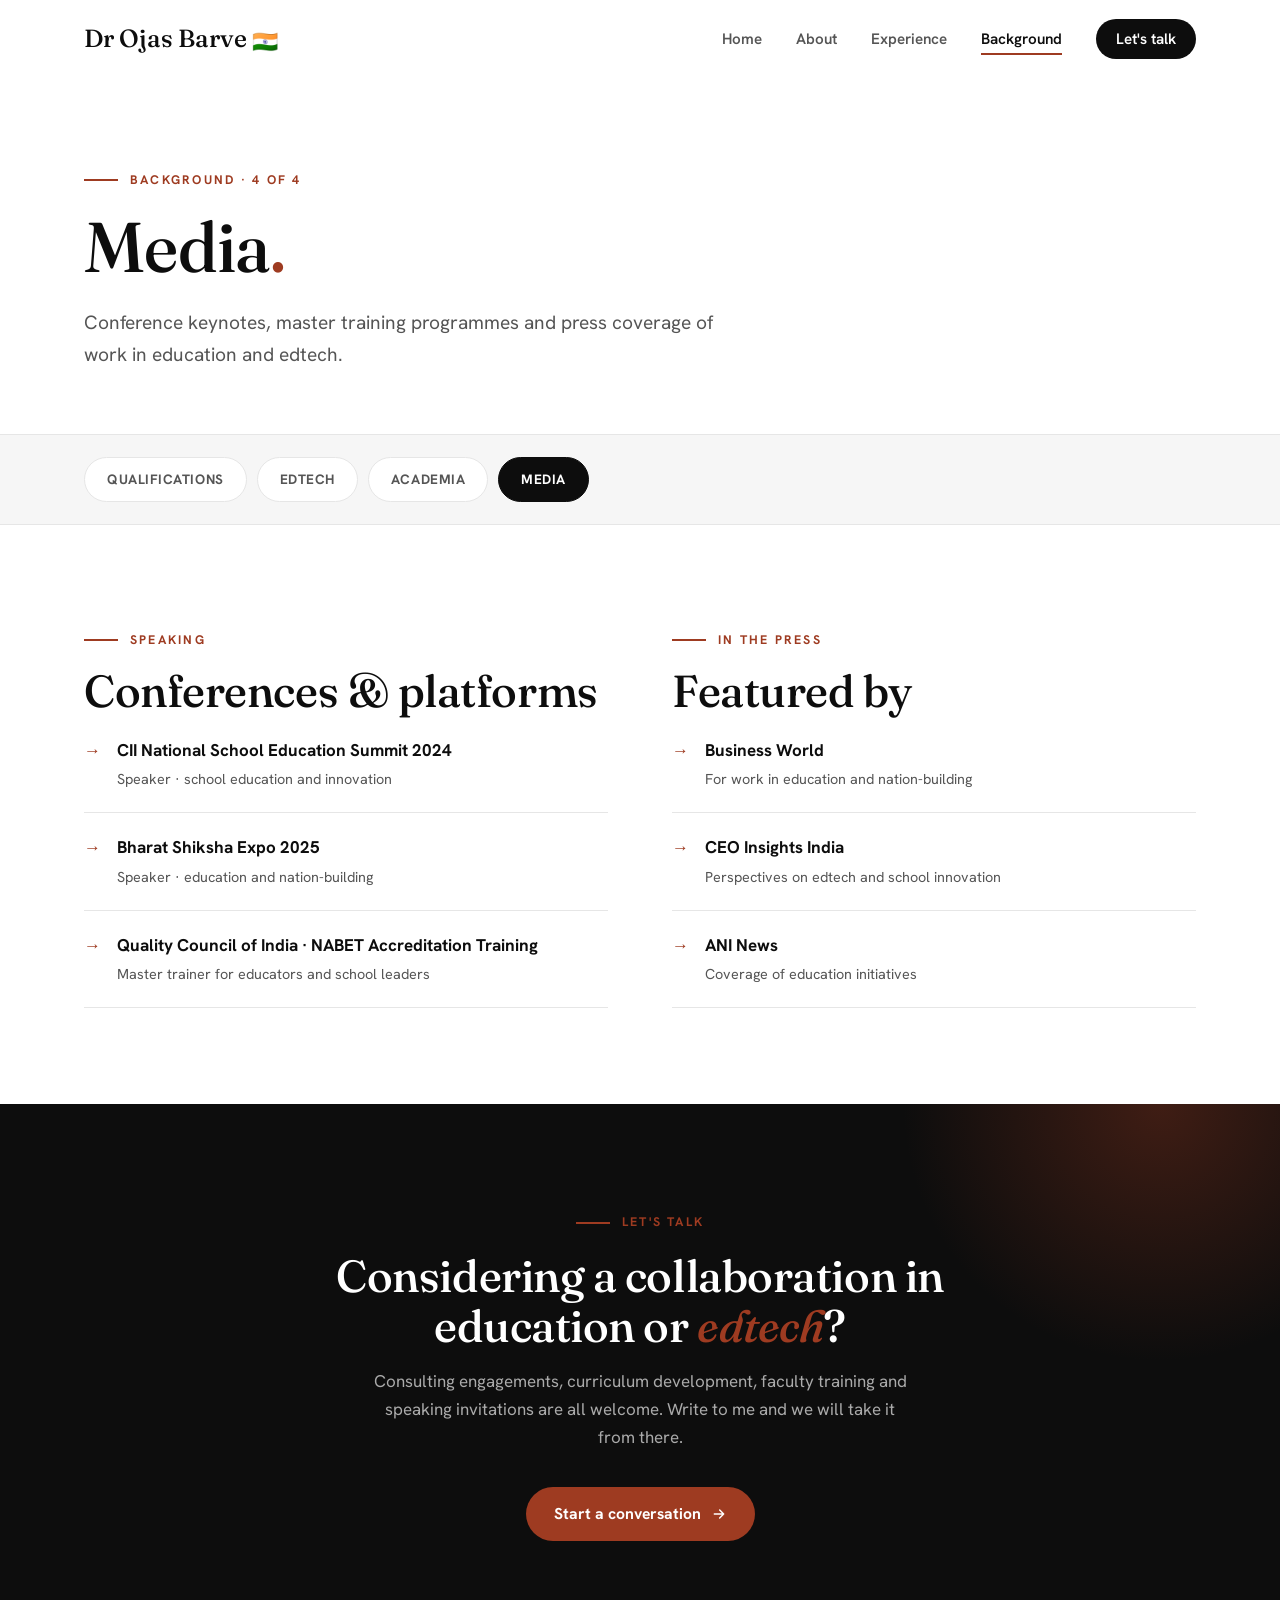
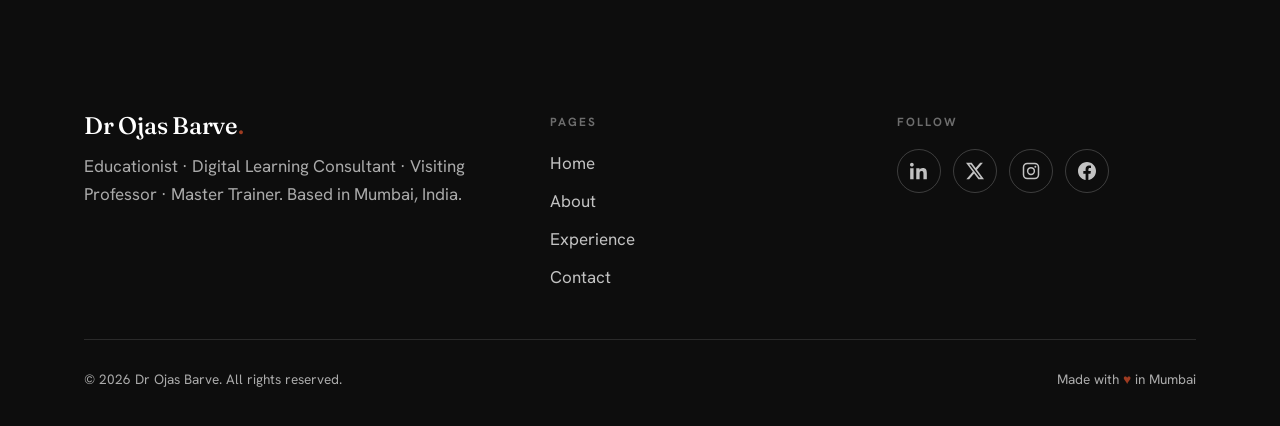
<file: media.html>
<!DOCTYPE html>
<html lang="en">
<head>
  <meta charset="UTF-8">
  <meta name="viewport" content="width=device-width, initial-scale=1.0">
  <title>Media | Dr Ojas Barve, EdD</title>
  <meta name="description" content="Speaking engagements and press coverage of Dr Ojas Barve: conference keynotes, master training and features in Business World, CEO Insights India and ANI News.">
  <link rel="icon" type="image/png" sizes="32x32" href="assets/img/favicon-32.png">
  <link rel="icon" type="image/png" sizes="16x16" href="assets/img/favicon-16.png">
  <link rel="apple-touch-icon" sizes="180x180" href="assets/img/apple-touch-icon.png">
  <link rel="preconnect" href="https://fonts.googleapis.com">
  <link rel="preconnect" href="https://fonts.gstatic.com" crossorigin>
  <link href="https://fonts.googleapis.com/css2?family=Fraunces:ital,opsz,wght@0,9..144,400;0,9..144,500;0,9..144,600;1,9..144,400;1,9..144,500&family=Hanken+Grotesk:wght@400;500;600;700&display=swap" rel="stylesheet">
  <link rel="stylesheet" href="assets/css/style.css">
</head>
<body>

  <header class="site-header">
    <div class="wrap nav">
      <a class="brand" href="index.html">
        <span class="brand-name">Dr Ojas Barve <span class="flag" aria-hidden="true">🇮🇳</span></span>
      </a>
      <button class="nav-toggle" aria-label="Menu" aria-expanded="false">
        <span></span><span></span><span></span>
      </button>
      <ul class="nav-links">
        <li><a href="index.html">Home</a></li>
        <li><a href="about.html">About</a></li>
        <li><a href="experience.html">Experience</a></li>
        <li><a href="qualifications.html" class="active">Background</a></li>
        <li><a href="contact.html" class="nav-cta">Let's talk</a></li>
      </ul>
    </div>
  </header>

  <main>

    <section class="page-hero">
      <div class="wrap">
        <span class="kicker">Background · 4 of 4</span>
        <h1 class="reveal revealed">Media<span class="accent">.</span></h1>
        <p class="lede reveal revealed" data-delay="1">Conference keynotes, master training programmes and press coverage of work in education and edtech.</p>
      </div>
    </section>

    <nav class="tab-nav" aria-label="Background sections">
      <div class="wrap">
        <a href="qualifications.html">Qualifications</a>
        <a href="edtech.html">EdTech</a>
        <a href="academia.html">Academia</a>
        <a href="media.html" class="active">Media</a>
      </div>
    </nav>

    <!-- Speaking & media -->
    <section class="section">
      <div class="wrap two-col">
        <div class="reveal">
          <span class="kicker">Speaking</span>
          <h2 style="margin-top:16px">Conferences &amp; platforms</h2>
          <ul class="plain-list">
            <li><a class="press-link" href="assets/img/cii-summit.jpg" target="_blank" rel="noopener"><span class="bullet">→</span><div><strong>CII National School Education Summit 2024</strong><span class="sub">Speaker · school education and innovation</span></div></a></li>
            <li><a class="press-link" href="assets/img/bharat-shiksha-expo.jpg" target="_blank" rel="noopener"><span class="bullet">→</span><div><strong>Bharat Shiksha Expo 2025</strong><span class="sub">Speaker · education and nation-building</span></div></a></li>
            <li><a class="press-link" href="assets/img/qci-nabet-training.jpg" target="_blank" rel="noopener"><span class="bullet">→</span><div><strong>Quality Council of India · NABET Accreditation Training</strong><span class="sub">Master trainer for educators and school leaders</span></div></a></li>
          </ul>
        </div>
        <div class="reveal" data-delay="1">
          <span class="kicker">In the press</span>
          <h2 style="margin-top:16px">Featured by</h2>
          <ul class="plain-list">
            <li><a class="press-link" href="https://www.businessworld.in/article/brilliant-achievers-young-age-making-india-proud-380309" target="_blank" rel="noopener"><span class="bullet">→</span><div><strong>Business World</strong><span class="sub">For work in education and nation-building</span></div></a></li>
            <li><a class="press-link" href="https://www.ceoinsightsindia.com/leader/ojas-barve-building-a-better-world-one-student-at-a-time-cid-5893.html" target="_blank" rel="noopener"><span class="bullet">→</span><div><strong>CEO Insights India</strong><span class="sub">Perspectives on edtech and school innovation</span></div></a></li>
            <li><a class="press-link" href="https://www.aninews.in/news/business/brilliant-achievers-young-age-making-india-proud20210222140818/" target="_blank" rel="noopener"><span class="bullet">→</span><div><strong>ANI News</strong><span class="sub">Coverage of education initiatives</span></div></a></li>
          </ul>
        </div>
      </div>
    </section>

    <!-- CTA -->
    <section class="cta-band">
      <div class="wrap">
        <span class="kicker">Let's talk</span>
        <h2>Considering a collaboration in education or <em>edtech</em>?</h2>
        <p>Consulting engagements, curriculum development, faculty training and speaking invitations are all welcome. Write to me and we will take it from there.</p>
        <a class="btn btn-primary" href="contact.html">Start a conversation
          <svg width="16" height="16" viewBox="0 0 24 24" fill="none" stroke="currentColor" stroke-width="2.2" stroke-linecap="round" stroke-linejoin="round"><path d="M5 12h14M13 6l6 6-6 6"/></svg>
        </a>
      </div>
    </section>

  </main>

  <footer class="site-footer">
    <div class="wrap">
      <div class="footer-grid">
        <div>
          <h3>Dr Ojas Barve<span class="accent">.</span></h3>
          <p>Educationist · Digital Learning Consultant · Visiting Professor · Master Trainer. Based in Mumbai, India.</p>
        </div>
        <div>
          <p class="foot-label">Pages</p>
          <ul>
            <li><a href="index.html">Home</a></li>
            <li><a href="about.html">About</a></li>
            <li><a href="experience.html">Experience</a></li>
            <li><a href="contact.html">Contact</a></li>
          </ul>
        </div>
        <div>
          <p class="foot-label">Follow</p>
          <div class="socials">
            <a href="https://www.linkedin.com/in/oabarve" target="_blank" rel="noopener" aria-label="LinkedIn">
              <svg width="18" height="18" viewBox="0 0 24 24" fill="currentColor"><path d="M4.98 3.5C4.98 4.88 3.87 6 2.5 6S0 4.88 0 3.5 1.12 1 2.5 1s2.48 1.12 2.48 2.5zM.24 8.31h4.52V23H.24zM8.34 8.31h4.33v2h.06c.6-1.14 2.08-2.34 4.28-2.34 4.58 0 5.42 3.01 5.42 6.92V23h-4.51v-7.1c0-1.7-.03-3.88-2.37-3.88-2.37 0-2.73 1.85-2.73 3.76V23H8.34z"/></svg>
            </a>
            <a href="https://x.com/theoGBarve" target="_blank" rel="noopener" aria-label="X (Twitter)">
              <svg width="18" height="18" viewBox="0 0 24 24" fill="currentColor"><path d="M18.9 1.15h3.68l-8.04 9.19L24 22.85h-7.41l-5.8-7.58-6.64 7.58H.47l8.6-9.83L0 1.15h7.59l5.24 6.93zm-1.29 19.5h2.04L6.49 3.24H4.3z"/></svg>
            </a>
            <a href="https://www.instagram.com/profbybirth" target="_blank" rel="noopener" aria-label="Instagram">
              <svg width="18" height="18" viewBox="0 0 24 24" fill="none" stroke="currentColor" stroke-width="2"><rect x="2" y="2" width="20" height="20" rx="5"/><circle cx="12" cy="12" r="4.5"/><circle cx="17.8" cy="6.2" r="1.3" fill="currentColor" stroke="none"/></svg>
            </a>
            <a href="https://www.facebook.com/professorbybirth" target="_blank" rel="noopener" aria-label="Facebook">
              <svg width="18" height="18" viewBox="0 0 24 24" fill="currentColor"><path d="M24 12.07C24 5.4 18.63 0 12 0S0 5.4 0 12.07C0 18.1 4.39 23.09 10.13 24v-8.44H7.08v-3.49h3.05V9.41c0-3.02 1.79-4.7 4.53-4.7 1.31 0 2.68.24 2.68.24v2.97h-1.51c-1.49 0-1.96.93-1.96 1.89v2.26h3.33l-.53 3.49h-2.8V24C19.61 23.09 24 18.1 24 12.07z"/></svg>
            </a>
          </div>
        </div>
      </div>
      <div class="footer-bottom">
        <span>© <span id="year">2026</span> Dr Ojas Barve. All rights reserved.</span>
        <span>Made with <span class="heart">♥</span> in Mumbai</span>
      </div>
    </div>
  </footer>

  <script src="assets/js/main.js"></script>
</body>
</html>
</file>
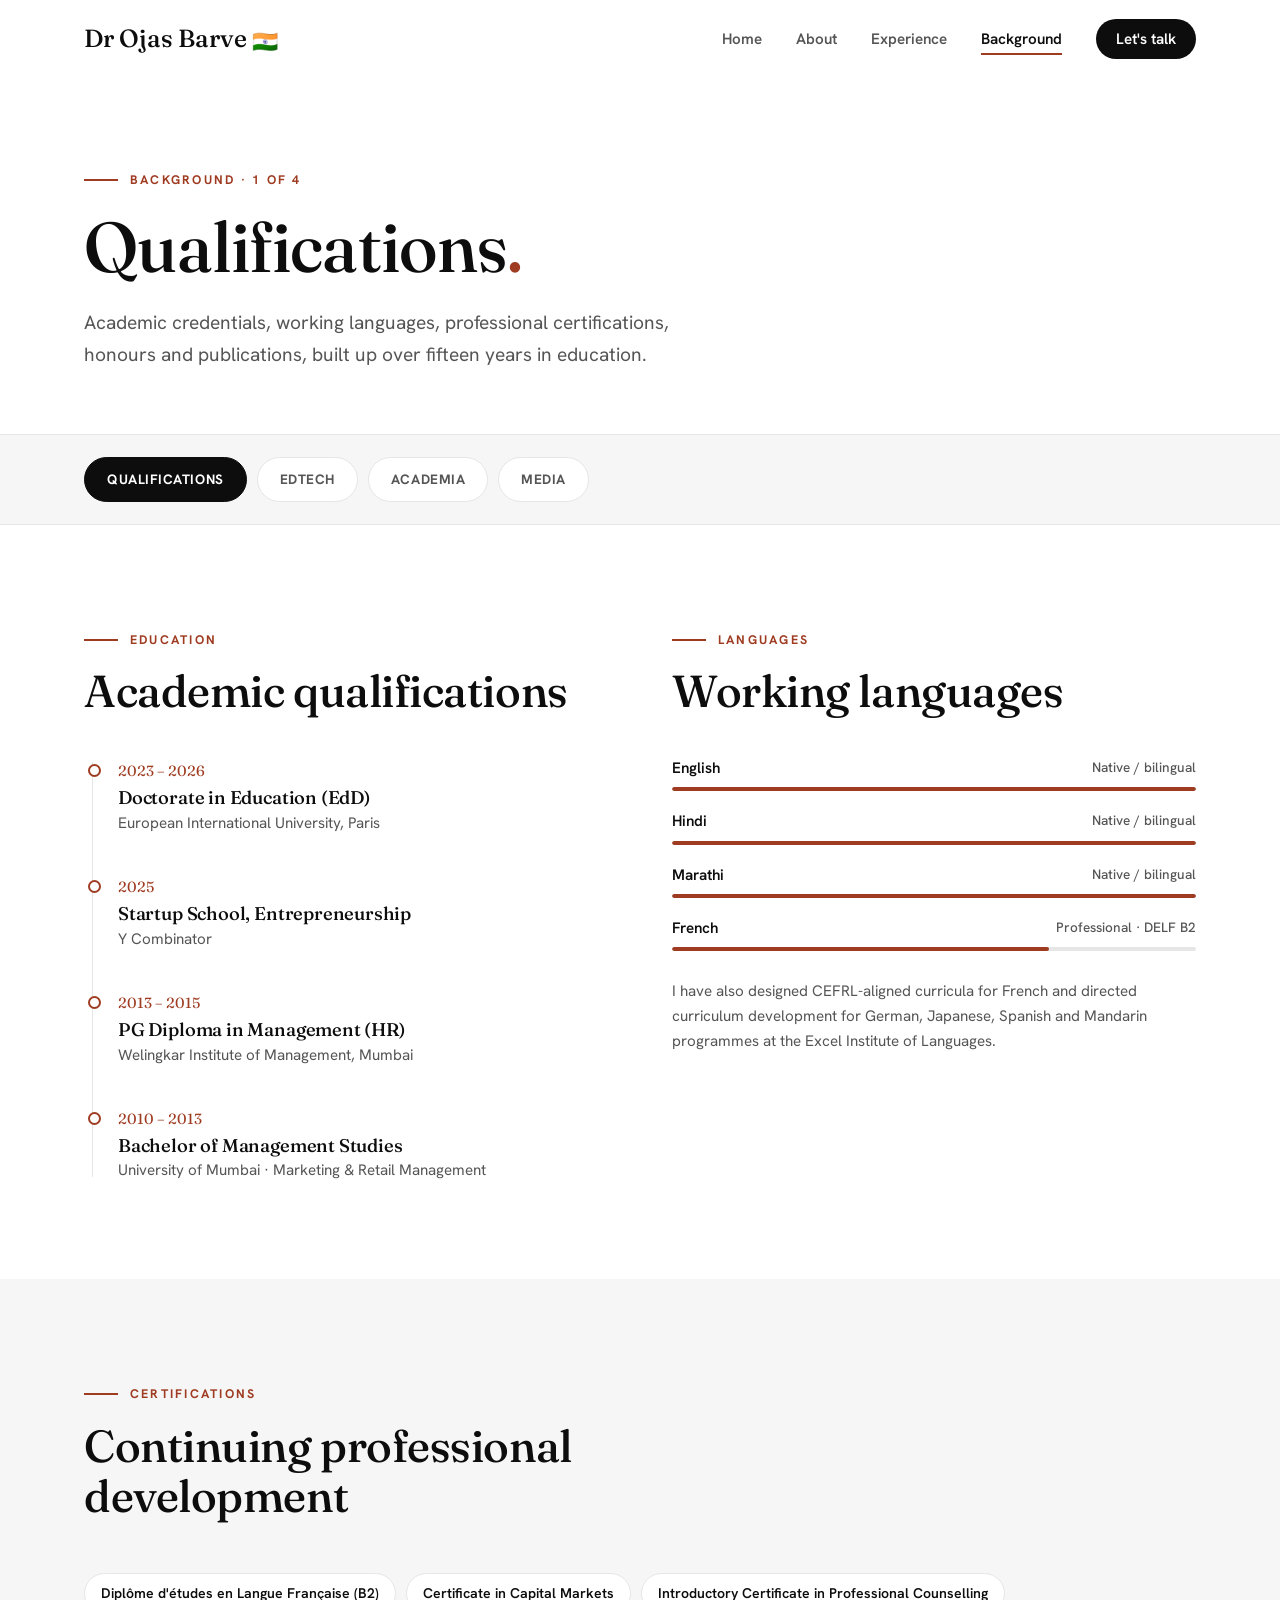
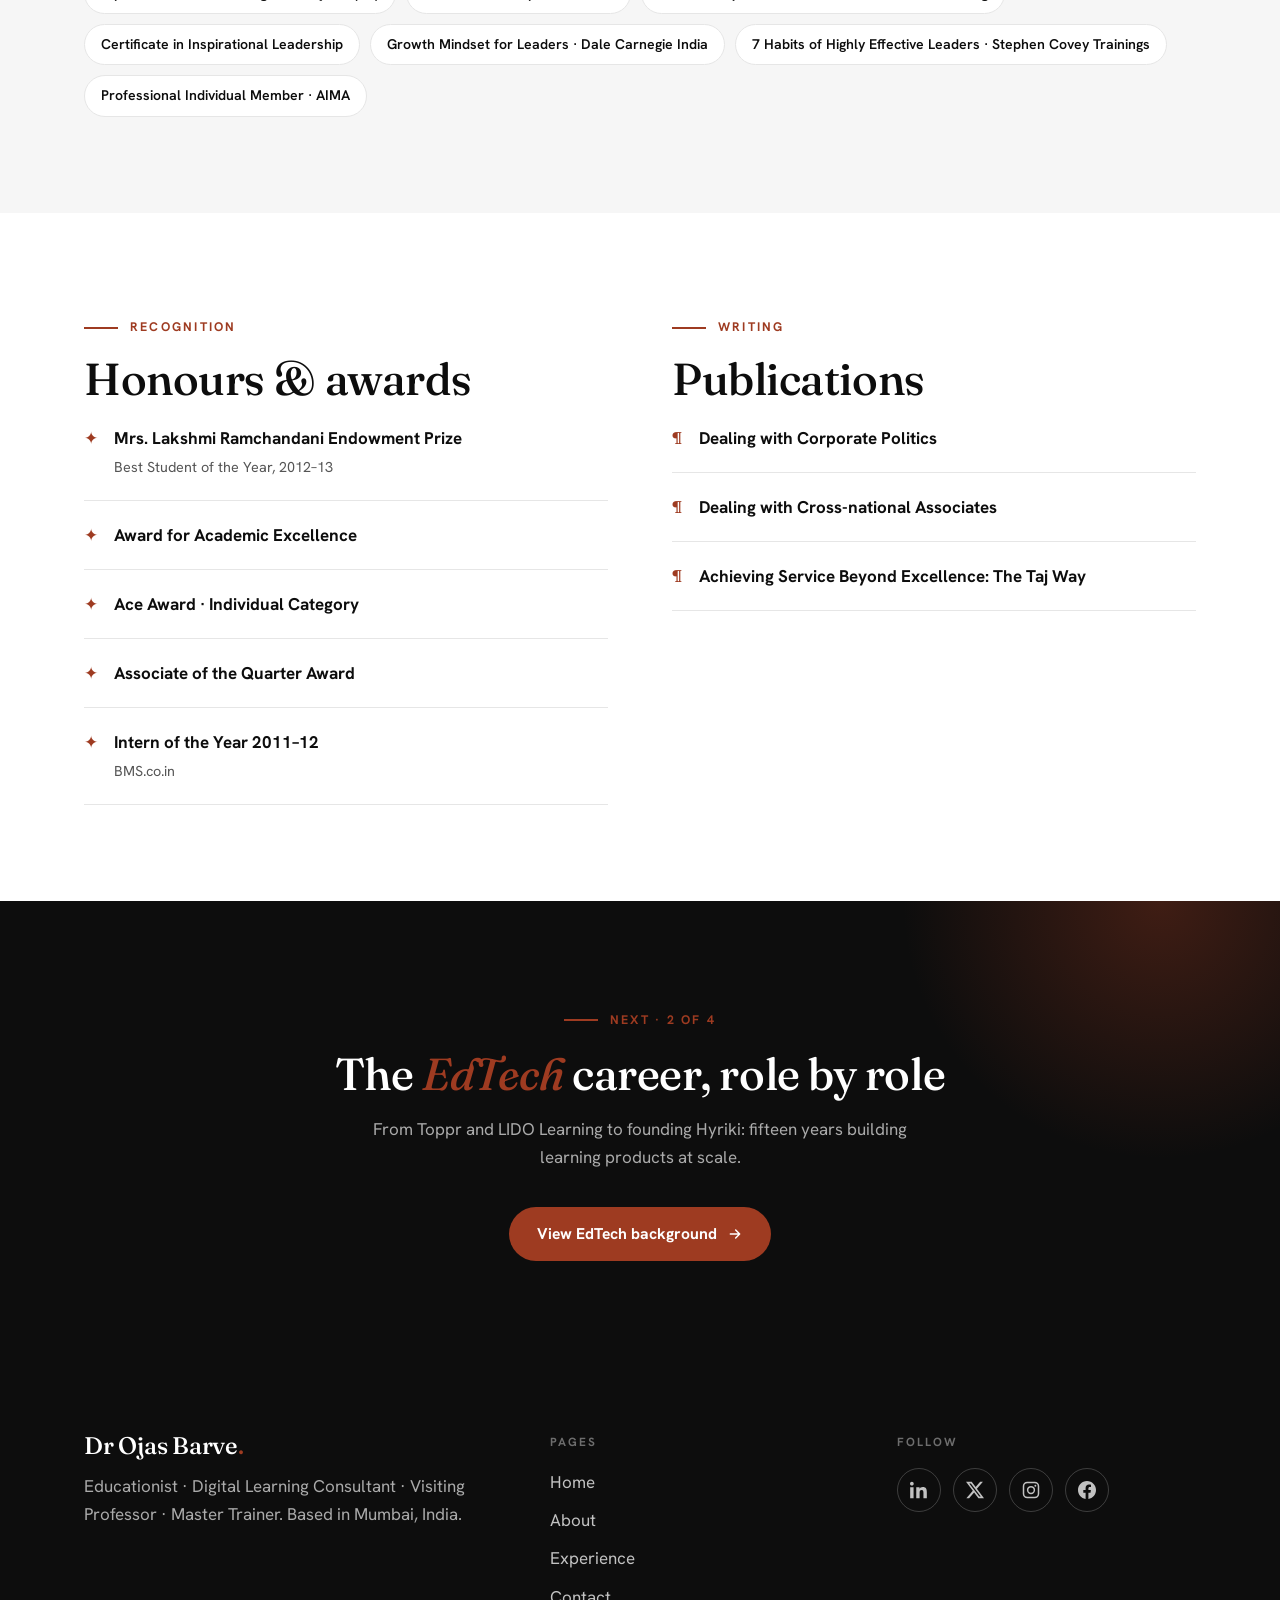
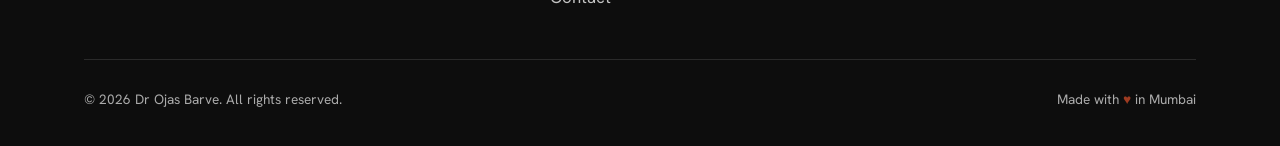
<file: qualifications.html>
<!DOCTYPE html>
<html lang="en">
<head>
  <meta charset="UTF-8">
  <meta name="viewport" content="width=device-width, initial-scale=1.0">
  <title>Qualifications | Dr Ojas Barve, EdD</title>
  <meta name="description" content="Academic qualifications, working languages, certifications, honours and publications of Dr Ojas Barve, EdD.">
  <link rel="icon" type="image/png" sizes="32x32" href="assets/img/favicon-32.png">
  <link rel="icon" type="image/png" sizes="16x16" href="assets/img/favicon-16.png">
  <link rel="apple-touch-icon" sizes="180x180" href="assets/img/apple-touch-icon.png">
  <link rel="preconnect" href="https://fonts.googleapis.com">
  <link rel="preconnect" href="https://fonts.gstatic.com" crossorigin>
  <link href="https://fonts.googleapis.com/css2?family=Fraunces:ital,opsz,wght@0,9..144,400;0,9..144,500;0,9..144,600;1,9..144,400;1,9..144,500&family=Hanken+Grotesk:wght@400;500;600;700&display=swap" rel="stylesheet">
  <link rel="stylesheet" href="assets/css/style.css">
</head>
<body>

  <header class="site-header">
    <div class="wrap nav">
      <a class="brand" href="index.html">
        <span class="brand-name">Dr Ojas Barve <span class="flag" aria-hidden="true">🇮🇳</span></span>
      </a>
      <button class="nav-toggle" aria-label="Menu" aria-expanded="false">
        <span></span><span></span><span></span>
      </button>
      <ul class="nav-links">
        <li><a href="index.html">Home</a></li>
        <li><a href="about.html">About</a></li>
        <li><a href="experience.html">Experience</a></li>
        <li><a href="qualifications.html" class="active">Background</a></li>
        <li><a href="contact.html" class="nav-cta">Let's talk</a></li>
      </ul>
    </div>
  </header>

  <main>

    <section class="page-hero">
      <div class="wrap">
        <span class="kicker">Background · 1 of 4</span>
        <h1 class="reveal revealed">Qualifications<span class="accent">.</span></h1>
        <p class="lede reveal revealed" data-delay="1">Academic credentials, working languages, professional certifications, honours and publications, built up over fifteen years in education.</p>
      </div>
    </section>

    <nav class="tab-nav" aria-label="Background sections">
      <div class="wrap">
        <a href="qualifications.html" class="active">Qualifications</a>
        <a href="edtech.html">EdTech</a>
        <a href="academia.html">Academia</a>
        <a href="media.html">Media</a>
      </div>
    </nav>

    <!-- Education -->
    <section class="section">
      <div class="wrap two-col">
        <div class="reveal">
          <span class="kicker">Education</span>
          <h2 style="margin:16px 0 40px">Academic qualifications</h2>
          <ul class="edu-timeline">
            <li>
              <span class="when">2023 – 2026</span>
              <h3>Doctorate in Education (EdD)</h3>
              <p>European International University, Paris</p>
            </li>
            <li>
              <span class="when">2025</span>
              <h3>Startup School, Entrepreneurship</h3>
              <p>Y Combinator</p>
            </li>
            <li>
              <span class="when">2013 – 2015</span>
              <h3>PG Diploma in Management (HR)</h3>
              <p>Welingkar Institute of Management, Mumbai</p>
            </li>
            <li>
              <span class="when">2010 – 2013</span>
              <h3>Bachelor of Management Studies</h3>
              <p>University of Mumbai · Marketing &amp; Retail Management</p>
            </li>
          </ul>
        </div>
        <div class="reveal" data-delay="1">
          <span class="kicker">Languages</span>
          <h2 style="margin:16px 0 40px">Working languages</h2>
          <ul class="lang-list">
            <li>
              <div class="lang-name"><span>English</span><span>Native / bilingual</span></div>
              <div class="lang-bar"><i style="--w:100%"></i></div>
            </li>
            <li>
              <div class="lang-name"><span>Hindi</span><span>Native / bilingual</span></div>
              <div class="lang-bar"><i style="--w:100%"></i></div>
            </li>
            <li>
              <div class="lang-name"><span>Marathi</span><span>Native / bilingual</span></div>
              <div class="lang-bar"><i style="--w:100%"></i></div>
            </li>
            <li>
              <div class="lang-name"><span>French</span><span>Professional · DELF B2</span></div>
              <div class="lang-bar"><i style="--w:72%"></i></div>
            </li>
          </ul>
          <p style="margin-top:28px; color:var(--ink-2); font-size:.95rem">I have also designed CEFRL-aligned curricula for French and directed curriculum development for German, Japanese, Spanish and Mandarin programmes at the Excel Institute of Languages.</p>
        </div>
      </div>
    </section>

    <!-- Certifications -->
    <section class="section section-alt">
      <div class="wrap">
        <div class="section-head reveal">
          <span class="kicker">Certifications</span>
          <h2>Continuing professional development</h2>
        </div>
        <div class="chip-row reveal" data-delay="1">
          <span class="chip">Diplôme d'études en Langue Française (B2)</span>
          <span class="chip">Certificate in Capital Markets</span>
          <span class="chip">Introductory Certificate in Professional Counselling</span>
          <span class="chip">Certificate in Inspirational Leadership</span>
          <span class="chip">Growth Mindset for Leaders · Dale Carnegie India</span>
          <span class="chip">7 Habits of Highly Effective Leaders · Stephen Covey Trainings</span>
          <span class="chip">Professional Individual Member · AIMA</span>
        </div>
      </div>
    </section>

    <!-- Awards & publications -->
    <section class="section">
      <div class="wrap two-col">
        <div class="reveal">
          <span class="kicker">Recognition</span>
          <h2 style="margin-top:16px">Honours &amp; awards</h2>
          <ul class="plain-list">
            <li><span class="bullet">✦</span><div><strong>Mrs. Lakshmi Ramchandani Endowment Prize</strong><span class="sub">Best Student of the Year, 2012–13</span></div></li>
            <li><span class="bullet">✦</span><div><strong>Award for Academic Excellence</strong></div></li>
            <li><span class="bullet">✦</span><div><strong>Ace Award · Individual Category</strong></div></li>
            <li><span class="bullet">✦</span><div><strong>Associate of the Quarter Award</strong></div></li>
            <li><span class="bullet">✦</span><div><strong>Intern of the Year 2011–12</strong><span class="sub">BMS.co.in</span></div></li>
          </ul>
        </div>
        <div class="reveal" data-delay="1">
          <span class="kicker">Writing</span>
          <h2 style="margin-top:16px">Publications</h2>
          <ul class="plain-list">
            <li><span class="bullet">¶</span><div><strong>Dealing with Corporate Politics</strong></div></li>
            <li><span class="bullet">¶</span><div><strong>Dealing with Cross-national Associates</strong></div></li>
            <li><span class="bullet">¶</span><div><strong>Achieving Service Beyond Excellence: The Taj Way</strong></div></li>
          </ul>
        </div>
      </div>
    </section>

    <!-- CTA -->
    <section class="cta-band">
      <div class="wrap">
        <span class="kicker">Next · 2 of 4</span>
        <h2>The <em>EdTech</em> career, role by role</h2>
        <p>From Toppr and LIDO Learning to founding Hyriki: fifteen years building learning products at scale.</p>
        <a class="btn btn-primary" href="edtech.html">View EdTech background
          <svg width="16" height="16" viewBox="0 0 24 24" fill="none" stroke="currentColor" stroke-width="2.2" stroke-linecap="round" stroke-linejoin="round"><path d="M5 12h14M13 6l6 6-6 6"/></svg>
        </a>
      </div>
    </section>

  </main>

  <footer class="site-footer">
    <div class="wrap">
      <div class="footer-grid">
        <div>
          <h3>Dr Ojas Barve<span class="accent">.</span></h3>
          <p>Educationist · Digital Learning Consultant · Visiting Professor · Master Trainer. Based in Mumbai, India.</p>
        </div>
        <div>
          <p class="foot-label">Pages</p>
          <ul>
            <li><a href="index.html">Home</a></li>
            <li><a href="about.html">About</a></li>
            <li><a href="experience.html">Experience</a></li>
            <li><a href="contact.html">Contact</a></li>
          </ul>
        </div>
        <div>
          <p class="foot-label">Follow</p>
          <div class="socials">
            <a href="https://www.linkedin.com/in/oabarve" target="_blank" rel="noopener" aria-label="LinkedIn">
              <svg width="18" height="18" viewBox="0 0 24 24" fill="currentColor"><path d="M4.98 3.5C4.98 4.88 3.87 6 2.5 6S0 4.88 0 3.5 1.12 1 2.5 1s2.48 1.12 2.48 2.5zM.24 8.31h4.52V23H.24zM8.34 8.31h4.33v2h.06c.6-1.14 2.08-2.34 4.28-2.34 4.58 0 5.42 3.01 5.42 6.92V23h-4.51v-7.1c0-1.7-.03-3.88-2.37-3.88-2.37 0-2.73 1.85-2.73 3.76V23H8.34z"/></svg>
            </a>
            <a href="https://x.com/theoGBarve" target="_blank" rel="noopener" aria-label="X (Twitter)">
              <svg width="18" height="18" viewBox="0 0 24 24" fill="currentColor"><path d="M18.9 1.15h3.68l-8.04 9.19L24 22.85h-7.41l-5.8-7.58-6.64 7.58H.47l8.6-9.83L0 1.15h7.59l5.24 6.93zm-1.29 19.5h2.04L6.49 3.24H4.3z"/></svg>
            </a>
            <a href="https://www.instagram.com/profbybirth" target="_blank" rel="noopener" aria-label="Instagram">
              <svg width="18" height="18" viewBox="0 0 24 24" fill="none" stroke="currentColor" stroke-width="2"><rect x="2" y="2" width="20" height="20" rx="5"/><circle cx="12" cy="12" r="4.5"/><circle cx="17.8" cy="6.2" r="1.3" fill="currentColor" stroke="none"/></svg>
            </a>
            <a href="https://www.facebook.com/professorbybirth" target="_blank" rel="noopener" aria-label="Facebook">
              <svg width="18" height="18" viewBox="0 0 24 24" fill="currentColor"><path d="M24 12.07C24 5.4 18.63 0 12 0S0 5.4 0 12.07C0 18.1 4.39 23.09 10.13 24v-8.44H7.08v-3.49h3.05V9.41c0-3.02 1.79-4.7 4.53-4.7 1.31 0 2.68.24 2.68.24v2.97h-1.51c-1.49 0-1.96.93-1.96 1.89v2.26h3.33l-.53 3.49h-2.8V24C19.61 23.09 24 18.1 24 12.07z"/></svg>
            </a>
          </div>
        </div>
      </div>
      <div class="footer-bottom">
        <span>© <span id="year">2026</span> Dr Ojas Barve. All rights reserved.</span>
        <span>Made with <span class="heart">♥</span> in Mumbai</span>
      </div>
    </div>
  </footer>

  <script src="assets/js/main.js"></script>
</body>
</html>
</file>
<file: assets/css/style.css>
/* ============================================================
   Dr Ojas Barve — personal site
   Type: Fraunces (display serif) + Hanken Grotesk (text)
   Palette: ink & paper, one rust accent
   ============================================================ */

:root {
  --paper: #ffffff;
  --paper-2: #f6f6f6;
  --ink: #0d0d0d;
  --ink-2: #555555;
  --line: #e6e6e6;
  --accent: #9e3b21;        /* rust / burnt sienna */
  --accent-dark: #7c2e19;
  --font-display: "Fraunces", Georgia, serif;
  --font-text: "Hanken Grotesk", -apple-system, "Segoe UI", sans-serif;
  --max: 1160px;
  --radius: 4px;
  --ease: cubic-bezier(.22, .8, .3, 1);
}

* { margin: 0; padding: 0; box-sizing: border-box; }

html { scroll-behavior: smooth; }

body {
  font-family: var(--font-text);
  font-size: 1.0625rem;
  line-height: 1.65;
  color: var(--ink);
  background: var(--paper);
  -webkit-font-smoothing: antialiased;
}

::selection { background: var(--accent); color: #fff; }

img { max-width: 100%; display: block; }

a { color: inherit; }

.wrap {
  max-width: var(--max);
  margin: 0 auto;
  padding: 0 24px;
}

/* ---------- typography ---------- */

h1, h2, h3, .display {
  font-family: var(--font-display);
  font-weight: 500;
  line-height: 1.12;
  letter-spacing: -0.01em;
}

h1 { font-size: clamp(2.6rem, 6vw, 4.4rem); }
h2 { font-size: clamp(1.9rem, 3.6vw, 2.8rem); }
h3 { font-size: 1.3rem; }

.kicker {
  display: inline-flex;
  align-items: center;
  gap: 12px;
  font-size: .78rem;
  font-weight: 700;
  letter-spacing: .18em;
  text-transform: uppercase;
  color: var(--accent);
}
.kicker::before {
  content: "";
  width: 34px;
  height: 2px;
  background: var(--accent);
}

.lede { font-size: 1.2rem; color: var(--ink-2); max-width: 58ch; }

.accent { color: var(--accent); }
.accent-i {
  font-style: italic;
  color: var(--accent);
  font-weight: 400;
}

/* ---------- header ---------- */

.site-header {
  position: sticky;
  top: 0;
  z-index: 50;
  background: color-mix(in srgb, var(--paper) 88%, transparent);
  backdrop-filter: blur(10px);
  -webkit-backdrop-filter: blur(10px);
  border-bottom: 1px solid transparent;
  transition: border-color .3s, box-shadow .3s;
}
.site-header.scrolled {
  border-bottom-color: var(--line);
  box-shadow: 0 1px 0 rgba(0, 0, 0,.02);
}

.nav {
  display: flex;
  align-items: center;
  justify-content: space-between;
  height: 76px;
}

.brand {
  display: flex;
  align-items: baseline;
  gap: 10px;
  text-decoration: none;
}
.brand-name {
  font-family: var(--font-display);
  font-size: 1.55rem;
  font-weight: 500;
}
.brand-name .flag {
  font-size: .85em;
  vertical-align: middle;
}

.nav-links {
  display: flex;
  align-items: center;
  gap: 34px;
  list-style: none;
}
.nav-links a {
  position: relative;
  text-decoration: none;
  font-size: .95rem;
  font-weight: 600;
  color: var(--ink-2);
  padding: 6px 0;
  transition: color .2s;
}
.nav-links a::after {
  content: "";
  position: absolute;
  left: 0;
  bottom: 0;
  width: 100%;
  height: 2px;
  background: var(--accent);
  transform: scaleX(0);
  transform-origin: left;
  transition: transform .3s var(--ease);
}
.nav-links a:hover { color: var(--ink); }
.nav-links a:hover::after,
.nav-links a.active::after { transform: scaleX(1); }
.nav-links a.active { color: var(--ink); }

.nav-cta {
  text-decoration: none;
  font-size: .9rem;
  font-weight: 700;
  color: var(--paper) !important;
  background: var(--ink);
  padding: 10px 20px !important;
  border-radius: 99px;
  transition: background .25s, transform .25s;
}
.nav-cta::after { display: none; }
.nav-cta:hover { background: var(--accent); transform: translateY(-1px); }

.nav-toggle {
  display: none;
  background: none;
  border: 0;
  cursor: pointer;
  padding: 8px;
}
.nav-toggle span {
  display: block;
  width: 24px;
  height: 2px;
  background: var(--ink);
  margin: 5px 0;
  transition: transform .3s var(--ease), opacity .2s;
}
.nav-toggle.open span:nth-child(1) { transform: translateY(7px) rotate(45deg); }
.nav-toggle.open span:nth-child(2) { opacity: 0; }
.nav-toggle.open span:nth-child(3) { transform: translateY(-7px) rotate(-45deg); }

/* ---------- hero ---------- */

.hero { padding: 72px 0 0; overflow: hidden; }

.hero-grid {
  display: grid;
  grid-template-columns: 1.05fr .95fr;
  gap: 56px;
  align-items: center;
}

.hero h1 { margin: 20px 0 8px; }

.hero .roles {
  font-family: var(--font-display);
  font-style: italic;
  font-size: clamp(1.25rem, 2.4vw, 1.6rem);
  color: var(--accent);
  min-height: 1.5em;
  margin-bottom: 22px;
}
.roles .caret {
  display: inline-block;
  width: 2px;
  height: 1em;
  background: var(--accent);
  vertical-align: -0.12em;
  margin-left: 3px;
  animation: blink 1s steps(1) infinite;
}
@keyframes blink { 50% { opacity: 0; } }

.hero p.lede { margin-bottom: 34px; }

.btn-row { display: flex; flex-wrap: wrap; gap: 14px; }

.btn {
  display: inline-flex;
  align-items: center;
  gap: 10px;
  text-decoration: none;
  font-weight: 700;
  font-size: .98rem;
  padding: 14px 28px;
  border-radius: 99px;
  transition: transform .25s var(--ease), background .25s, color .25s, border-color .25s;
}
.btn svg { transition: transform .25s var(--ease); }
.btn:hover svg { transform: translateX(4px); }

.btn-primary { background: var(--ink); color: var(--paper); }
.btn-primary:hover { background: var(--accent); transform: translateY(-2px); }

.btn-ghost {
  border: 1.5px solid var(--ink);
  color: var(--ink);
  background: transparent;
}
.btn-ghost:hover {
  border-color: var(--accent);
  color: var(--accent);
  transform: translateY(-2px);
}

.hero-photo { position: relative; }
.hero-photo .frame {
  position: relative;
  border-radius: var(--radius);
  overflow: hidden;
}
.hero-photo img {
  width: 100%;
  aspect-ratio: 4 / 3.4;
  object-fit: cover;
  object-position: 44% 15%;
  filter: grayscale(.35) contrast(1.04);
  transition: filter .6s;
}
.hero-photo:hover img { filter: grayscale(0) contrast(1.02); }
.hero-photo::before {
  content: "";
  position: absolute;
  inset: 22px -22px -22px 22px;
  border: 2px solid var(--accent);
  border-radius: var(--radius);
  z-index: -1;
}

.hero-badge {
  position: absolute;
  left: -18px;
  bottom: 26px;
  background: var(--paper);
  border: 1px solid var(--line);
  border-left: 3px solid var(--accent);
  border-radius: var(--radius);
  padding: 12px 18px;
  box-shadow: 0 12px 30px rgba(0, 0, 0,.1);
  font-size: .85rem;
  line-height: 1.4;
}
.hero-badge strong {
  display: block;
  font-family: var(--font-display);
  font-size: 1.05rem;
}

/* ---------- marquee ---------- */

.marquee {
  margin-top: 76px;
  border-top: 1px solid var(--line);
  border-bottom: 1px solid var(--line);
  padding: 18px 0;
  overflow: hidden;
  white-space: nowrap;
}
.marquee-track {
  display: inline-flex;
  gap: 0;
  animation: scroll 36s linear infinite;
}
.marquee:hover .marquee-track { animation-play-state: paused; }
.marquee span {
  font-family: var(--font-display);
  font-size: 1.05rem;
  color: var(--ink-2);
  padding: 0 28px;
  border-right: 1px solid var(--line);
}
@keyframes scroll { to { transform: translateX(-50%); } }

/* ---------- generic sections ---------- */

.section { padding: 96px 0; }
.section-tight { padding: 72px 0; }
.section-alt { background: var(--paper-2); }

.section-head { margin-bottom: 52px; max-width: 720px; }
.section-head h2 { margin-top: 16px; }
.section-head p { margin-top: 14px; color: var(--ink-2); }

.section-head-row {
  display: flex;
  align-items: flex-end;
  justify-content: space-between;
  gap: 24px;
  flex-wrap: wrap;
}

.link-arrow {
  display: inline-flex;
  align-items: center;
  gap: 8px;
  font-weight: 700;
  font-size: .95rem;
  color: var(--accent);
  text-decoration: none;
  white-space: nowrap;
}
.link-arrow svg { transition: transform .25s var(--ease); }
.link-arrow:hover svg { transform: translateX(4px); }

/* ---------- cards ---------- */

.card-grid {
  display: grid;
  grid-template-columns: repeat(4, 1fr);
  gap: 1px;
  background: var(--line);
  border: 1px solid var(--line);
}
.card {
  background: var(--paper);
  padding: 36px 28px;
  position: relative;
  transition: background .3s;
}
.card::after {
  content: "";
  position: absolute;
  top: 0;
  left: 0;
  width: 100%;
  height: 3px;
  background: var(--accent);
  transform: scaleX(0);
  transform-origin: left;
  transition: transform .35s var(--ease);
}
.card:hover::after { transform: scaleX(1); }
.card:hover { background: #fafafa; }

.card .num {
  font-family: var(--font-display);
  font-size: .95rem;
  color: var(--accent);
  display: block;
  margin-bottom: 22px;
}
.card svg { color: var(--accent); margin-bottom: 18px; }
.card h3 { margin-bottom: 10px; }
.card p { font-size: .95rem; color: var(--ink-2); }

/* ---------- stats ---------- */

.stats-band {
  background: var(--ink);
  color: var(--paper);
  padding: 76px 0;
}
.stats-grid {
  display: grid;
  grid-template-columns: repeat(4, 1fr);
  gap: 40px;
  text-align: left;
}
.stat .value {
  font-family: var(--font-display);
  font-size: clamp(2.4rem, 4.4vw, 3.4rem);
  line-height: 1;
  color: var(--paper);
}
.stat .value em {
  font-style: normal;
  color: var(--accent);
  -webkit-text-stroke: 0;
}
.stat .label {
  margin-top: 10px;
  font-size: .86rem;
  font-weight: 600;
  letter-spacing: .08em;
  text-transform: uppercase;
  color: rgba(255, 255, 255,.55);
}

/* ---------- feature rows (home highlights) ---------- */

.feature-list { border-top: 1px solid var(--line); }
.feature-row {
  display: grid;
  grid-template-columns: 120px 1fr 340px;
  gap: 32px;
  padding: 34px 0;
  border-bottom: 1px solid var(--line);
  align-items: baseline;
  transition: padding-left .3s var(--ease);
}
.feature-row:hover { padding-left: 12px; }
.feature-row .when {
  font-family: var(--font-display);
  color: var(--accent);
  font-size: 1rem;
  white-space: nowrap;
}
.feature-row h3 { font-size: 1.35rem; }
.feature-row .org {
  font-size: .95rem;
  font-weight: 600;
  color: var(--ink-2);
  margin-top: 4px;
}
.feature-row p { font-size: .95rem; color: var(--ink-2); }

.feature-row .inst-list {
  grid-column: 2 / -1;
  list-style: none;
  display: grid;
  gap: 18px;
  font-size: .95rem;
  color: var(--ink-2);
}
.feature-row .inst { display: block; font-weight: 600; color: var(--ink); }
.feature-row .inst-when {
  display: block;
  font-family: var(--font-display);
  font-size: .9rem;
  color: var(--accent);
  margin: 2px 0 4px;
}

/* ---------- quote ---------- */

.pull-quote {
  max-width: 880px;
  margin: 0 auto;
  text-align: center;
}
.pull-quote blockquote {
  font-family: var(--font-display);
  font-size: clamp(1.6rem, 3.4vw, 2.4rem);
  line-height: 1.35;
  font-weight: 400;
}
.pull-quote blockquote em { color: var(--accent); }
.pull-quote figcaption {
  margin-top: 24px;
  font-size: .85rem;
  font-weight: 700;
  letter-spacing: .14em;
  text-transform: uppercase;
  color: var(--ink-2);
}

/* ---------- media / speaking ---------- */

.two-col {
  display: grid;
  grid-template-columns: 1fr 1fr;
  gap: 64px;
  align-items: start;
}

.plain-list { list-style: none; }
.plain-list li {
  display: flex;
  gap: 16px;
  padding: 20px 0;
  border-bottom: 1px solid var(--line);
  align-items: baseline;
}
.plain-list .bullet {
  font-family: var(--font-display);
  color: var(--accent);
  flex: 0 0 auto;
}
.plain-list strong { display: block; font-weight: 700; }
.plain-list span.sub { font-size: .9rem; color: var(--ink-2); }
.plain-list a.press-link {
  display: flex;
  gap: 16px;
  align-items: baseline;
  color: inherit;
  text-decoration: none;
  width: 100%;
}
.plain-list a.press-link:hover strong { color: var(--accent); }

/* ---------- CTA band ---------- */

.cta-band {
  background: var(--ink);
  color: var(--paper);
  padding: 100px 0;
  text-align: center;
  position: relative;
  overflow: hidden;
}
.cta-band::before {
  content: "";
  position: absolute;
  width: 560px;
  height: 560px;
  border-radius: 50%;
  background: radial-gradient(circle, rgba(158, 59, 33, .35), transparent 65%);
  top: -280px;
  right: -160px;
}
.cta-band h2 {
  max-width: 760px;
  margin: 18px auto 16px;
  position: relative;
}
.cta-band h2 em { color: var(--accent); font-style: italic; }
.cta-band p {
  color: rgba(255, 255, 255,.65);
  max-width: 54ch;
  margin: 0 auto 36px;
  position: relative;
}
.cta-band .btn-primary { background: var(--accent); color: #fff; position: relative; }
.cta-band .btn-primary:hover { background: var(--accent-dark); }
.cta-band .kicker { color: var(--accent); }

/* ---------- page hero (inner pages) ---------- */

.page-hero {
  padding: 84px 0 64px;
  border-bottom: 1px solid var(--line);
}
.page-hero h1 { margin-top: 18px; max-width: 15ch; }
.page-hero .lede { margin-top: 20px; }

/* ---------- tab nav (Background section) ---------- */

.tab-nav { border-bottom: 1px solid var(--line); background: var(--paper-2); }
.tab-nav .wrap { display: flex; flex-wrap: wrap; gap: 10px; padding: 22px 24px; }
.tab-nav a {
  display: inline-flex;
  align-items: center;
  padding: 10px 22px;
  border-radius: 999px;
  border: 1px solid var(--line);
  background: var(--paper);
  font-size: .85rem;
  font-weight: 700;
  letter-spacing: .04em;
  text-transform: uppercase;
  text-decoration: none;
  color: var(--ink-2);
  transition: all .25s var(--ease);
}
.tab-nav a:hover { border-color: var(--ink); color: var(--ink); }
.tab-nav a.active { background: var(--ink); border-color: var(--ink); color: var(--paper); }

/* ---------- about ---------- */

.about-grid {
  display: grid;
  grid-template-columns: 1.1fr .9fr;
  gap: 64px;
  align-items: start;
}
.about-grid .story p + p { margin-top: 20px; }
.about-grid .story .first-line::first-letter {
  font-family: var(--font-display);
  font-size: 3.4em;
  float: left;
  line-height: .82;
  padding: 6px 10px 0 0;
  color: var(--accent);
}

.fact-card {
  position: sticky;
  top: 108px;
  border: 1px solid var(--line);
  border-radius: var(--radius);
  background: #fff;
  padding: 32px;
}
.fact-card h3 {
  font-size: 1.05rem;
  padding-bottom: 14px;
  border-bottom: 1px solid var(--line);
  margin-bottom: 6px;
}
.fact-card dl { font-size: .95rem; }
.fact-card dt {
  font-weight: 700;
  font-size: .74rem;
  letter-spacing: .12em;
  text-transform: uppercase;
  color: var(--accent);
  margin-top: 18px;
}
.fact-card dd { color: var(--ink-2); margin-top: 4px; }

/* timeline (education) */

.edu-timeline { list-style: none; position: relative; padding-left: 34px; }
.edu-timeline::before {
  content: "";
  position: absolute;
  left: 8px;
  top: 6px;
  bottom: 6px;
  width: 1px;
  background: var(--line);
}
.edu-timeline li { position: relative; padding: 0 0 36px; }
.edu-timeline li:last-child { padding-bottom: 0; }
.edu-timeline li::before {
  content: "";
  position: absolute;
  left: -30px;
  top: 8px;
  width: 9px;
  height: 9px;
  border-radius: 50%;
  background: var(--paper);
  border: 2px solid var(--accent);
}
.edu-timeline .when {
  font-family: var(--font-display);
  font-size: .92rem;
  color: var(--accent);
}
.edu-timeline h3 { margin: 4px 0 2px; font-size: 1.15rem; }
.edu-timeline p { font-size: .95rem; color: var(--ink-2); }

/* chips */

.chip-row { display: flex; flex-wrap: wrap; gap: 10px; }
.chip {
  font-size: .88rem;
  font-weight: 600;
  border: 1px solid var(--line);
  background: #fff;
  border-radius: 99px;
  padding: 8px 16px;
  transition: border-color .25s, color .25s, transform .25s;
}
.chip:hover {
  border-color: var(--accent);
  color: var(--accent);
  transform: translateY(-2px);
}

/* language meters */

.lang-list { list-style: none; display: grid; gap: 18px; }
.lang-list .lang-name {
  display: flex;
  justify-content: space-between;
  font-weight: 600;
  font-size: .95rem;
  margin-bottom: 6px;
}
.lang-list .lang-name span:last-child {
  color: var(--ink-2);
  font-weight: 500;
  font-size: .85rem;
}
.lang-bar {
  height: 4px;
  background: var(--line);
  border-radius: 99px;
  overflow: hidden;
}
.lang-bar i {
  display: block;
  height: 100%;
  background: var(--accent);
  border-radius: 99px;
  width: 0;
  transition: width 1.1s var(--ease);
}
.revealed .lang-bar i { width: var(--w); }

/* ---------- experience accordion ---------- */

.xp-list { border-top: 1px solid var(--line); }
.xp-item { border-bottom: 1px solid var(--line); }
.xp-head {
  width: 100%;
  display: grid;
  grid-template-columns: 130px 1fr auto;
  gap: 28px;
  align-items: baseline;
  text-align: left;
  background: none;
  border: 0;
  padding: 28px 8px;
  cursor: pointer;
  font: inherit;
  color: inherit;
  transition: background .25s;
}
.xp-head:hover { background: rgba(0, 0, 0, .03); }
.xp-head .when {
  font-family: var(--font-display);
  font-size: .95rem;
  color: var(--accent);
}
.xp-head .role {
  font-family: var(--font-display);
  font-size: 1.3rem;
  font-weight: 500;
}
.xp-head .org {
  display: block;
  font-family: var(--font-text);
  font-size: .92rem;
  font-weight: 600;
  color: var(--ink-2);
  margin-top: 4px;
}
.xp-head .toggle-icon {
  flex: 0 0 auto;
  width: 34px;
  height: 34px;
  border: 1px solid var(--line);
  border-radius: 50%;
  display: grid;
  place-items: center;
  transition: background .3s, border-color .3s, transform .4s var(--ease);
  align-self: center;
}
.xp-head .toggle-icon svg { stroke: var(--ink); transition: stroke .3s; }
.xp-item.open .toggle-icon {
  background: var(--accent);
  border-color: var(--accent);
  transform: rotate(45deg);
}
.xp-item.open .toggle-icon svg { stroke: #fff; }

.xp-body {
  display: grid;
  grid-template-rows: 0fr;
  transition: grid-template-rows .45s var(--ease);
}
.xp-body > div { overflow: hidden; }
.xp-item.open .xp-body { grid-template-rows: 1fr; }
.xp-body ul {
  list-style: none;
  padding: 0 8px 32px 158px;
  display: grid;
  gap: 10px;
  color: var(--ink-2);
  font-size: .98rem;
}
.xp-body li { padding-left: 22px; position: relative; }
.xp-body li::before {
  content: "";
  position: absolute;
  left: 0;
  top: .55em;
  width: 8px;
  height: 2px;
  background: var(--accent);
}

.xp-body .inst-list { gap: 18px; }
.xp-body .inst {
  display: block;
  font-weight: 600;
  color: var(--ink);
}
.xp-body .inst-when {
  display: block;
  font-family: var(--font-display);
  font-size: .9rem;
  color: var(--accent);
  margin: 2px 0 4px;
}

/* ---------- contact ---------- */

.contact-grid {
  display: grid;
  grid-template-columns: repeat(2, 1fr);
  gap: 20px;
}
.contact-card {
  display: block;
  text-decoration: none;
  border: 1px solid var(--line);
  border-radius: var(--radius);
  background: #fff;
  padding: 30px;
  transition: transform .3s var(--ease), border-color .3s, box-shadow .3s;
}
.contact-card:hover {
  transform: translateY(-4px);
  border-color: var(--accent);
  box-shadow: 0 16px 40px rgba(0, 0, 0,.08);
}
.contact-card svg { color: var(--accent); margin-bottom: 16px; }
.contact-card .label {
  font-size: .74rem;
  font-weight: 700;
  letter-spacing: .14em;
  text-transform: uppercase;
  color: var(--ink-2);
}
.contact-card .value {
  font-family: var(--font-display);
  font-size: 1.1rem;
  margin-top: 6px;
  overflow-wrap: anywhere;
}

.socials { display: flex; gap: 12px; }
.socials a {
  width: 44px;
  height: 44px;
  border: 1px solid var(--line);
  border-radius: 50%;
  display: grid;
  place-items: center;
  color: var(--ink-2);
  transition: background .25s, color .25s, border-color .25s, transform .25s;
}
.socials a:hover {
  background: var(--accent);
  border-color: var(--accent);
  color: #fff;
  transform: translateY(-3px);
}

/* contact form (mailto-powered, static) */

.contact-form { display: grid; gap: 18px; }
.contact-form label {
  font-size: .8rem;
  font-weight: 700;
  letter-spacing: .1em;
  text-transform: uppercase;
  color: var(--ink-2);
  display: block;
  margin-bottom: 8px;
}
.contact-form input,
.contact-form textarea {
  width: 100%;
  font: inherit;
  color: var(--ink);
  background: #fff;
  border: 1px solid var(--line);
  border-radius: var(--radius);
  padding: 14px 16px;
  transition: border-color .25s, box-shadow .25s;
}
.contact-form input:focus,
.contact-form textarea:focus {
  outline: none;
  border-color: var(--accent);
  box-shadow: 0 0 0 3px rgba(158, 59, 33, .12);
}
.contact-form textarea { resize: vertical; min-height: 140px; }
.contact-form .btn { justify-self: start; border: 0; cursor: pointer; }

/* ---------- footer ---------- */

.site-footer {
  background: var(--ink);
  color: rgba(255, 255, 255,.65);
  padding: 72px 0 36px;
}
.footer-grid {
  display: grid;
  grid-template-columns: 1.4fr 1fr 1fr;
  gap: 48px;
  padding-bottom: 48px;
  border-bottom: 1px solid rgba(255, 255, 255,.12);
}
.site-footer h3 {
  color: var(--paper);
  font-size: 1.5rem;
  margin-bottom: 12px;
}
.site-footer .foot-label {
  font-size: .74rem;
  font-weight: 700;
  letter-spacing: .16em;
  text-transform: uppercase;
  color: rgba(255, 255, 255,.4);
  margin-bottom: 16px;
}
.site-footer ul { list-style: none; display: grid; gap: 10px; }
.site-footer a { color: rgba(255, 255, 255,.75); text-decoration: none; transition: color .2s; }
.site-footer a:hover { color: var(--paper); }
.site-footer .socials a { border-color: rgba(255, 255, 255,.2); color: rgba(255, 255, 255,.75); }
.site-footer .socials a:hover { background: var(--accent); border-color: var(--accent); color: #fff; }
.footer-bottom {
  display: flex;
  justify-content: space-between;
  flex-wrap: wrap;
  gap: 12px;
  padding-top: 28px;
  font-size: .85rem;
}
.footer-bottom .heart { color: var(--accent); }

/* ---------- reveal animation ---------- */

.reveal {
  opacity: 0;
  transform: translateY(26px);
  transition: opacity .7s var(--ease), transform .7s var(--ease);
}
.reveal.revealed { opacity: 1; transform: none; }
.reveal[data-delay="1"] { transition-delay: .1s; }
.reveal[data-delay="2"] { transition-delay: .2s; }
.reveal[data-delay="3"] { transition-delay: .3s; }

@media (prefers-reduced-motion: reduce) {
  .reveal { opacity: 1; transform: none; transition: none; }
  .marquee-track { animation: none; }
  html { scroll-behavior: auto; }
}

/* ---------- responsive ---------- */

@media (max-width: 960px) {
  .hero-grid, .two-col, .about-grid { grid-template-columns: 1fr; }
  .hero-photo { max-width: 560px; }
  .card-grid { grid-template-columns: 1fr 1fr; }
  .stats-grid { grid-template-columns: 1fr 1fr; gap: 44px 24px; }
  .feature-row { grid-template-columns: 100px 1fr; }
  .feature-row .when { white-space: normal; }
  .feature-row p { grid-column: 2; }
  .footer-grid { grid-template-columns: 1fr; gap: 36px; }
  .fact-card { position: static; }
}

@media (max-width: 720px) {
  .nav-links {
    position: fixed;
    inset: 76px 0 auto 0;
    flex-direction: column;
    align-items: flex-start;
    gap: 4px;
    background: var(--paper);
    border-bottom: 1px solid var(--line);
    padding: 12px 24px 24px;
    transform: translateY(-130%);
    transition: transform .4s var(--ease);
    box-shadow: 0 24px 40px rgba(0, 0, 0,.08);
  }
  .nav-links.open { transform: none; }
  .nav-links li { width: 100%; }
  .nav-links a { display: block; padding: 12px 0; font-size: 1.05rem; }
  .nav-links a::after { display: none; }
  .nav-links .nav-cta { display: inline-block; margin-top: 10px; text-align: center; }
  .nav-toggle { display: block; }

  .section { padding: 68px 0; }
  .card-grid { grid-template-columns: 1fr; }
  .xp-head { grid-template-columns: 1fr auto; }
  .xp-head .when { grid-column: 1 / -1; }
  .xp-body ul { padding-left: 8px; }
  .contact-grid { grid-template-columns: 1fr; }
  .hero-badge { left: 12px; }
  .hero-photo::before { inset: 14px -12px -14px 14px; }
  .tab-nav .wrap { padding: 16px 24px; gap: 8px; }
  .tab-nav a { padding: 8px 16px; font-size: .78rem; }
}
</file>
